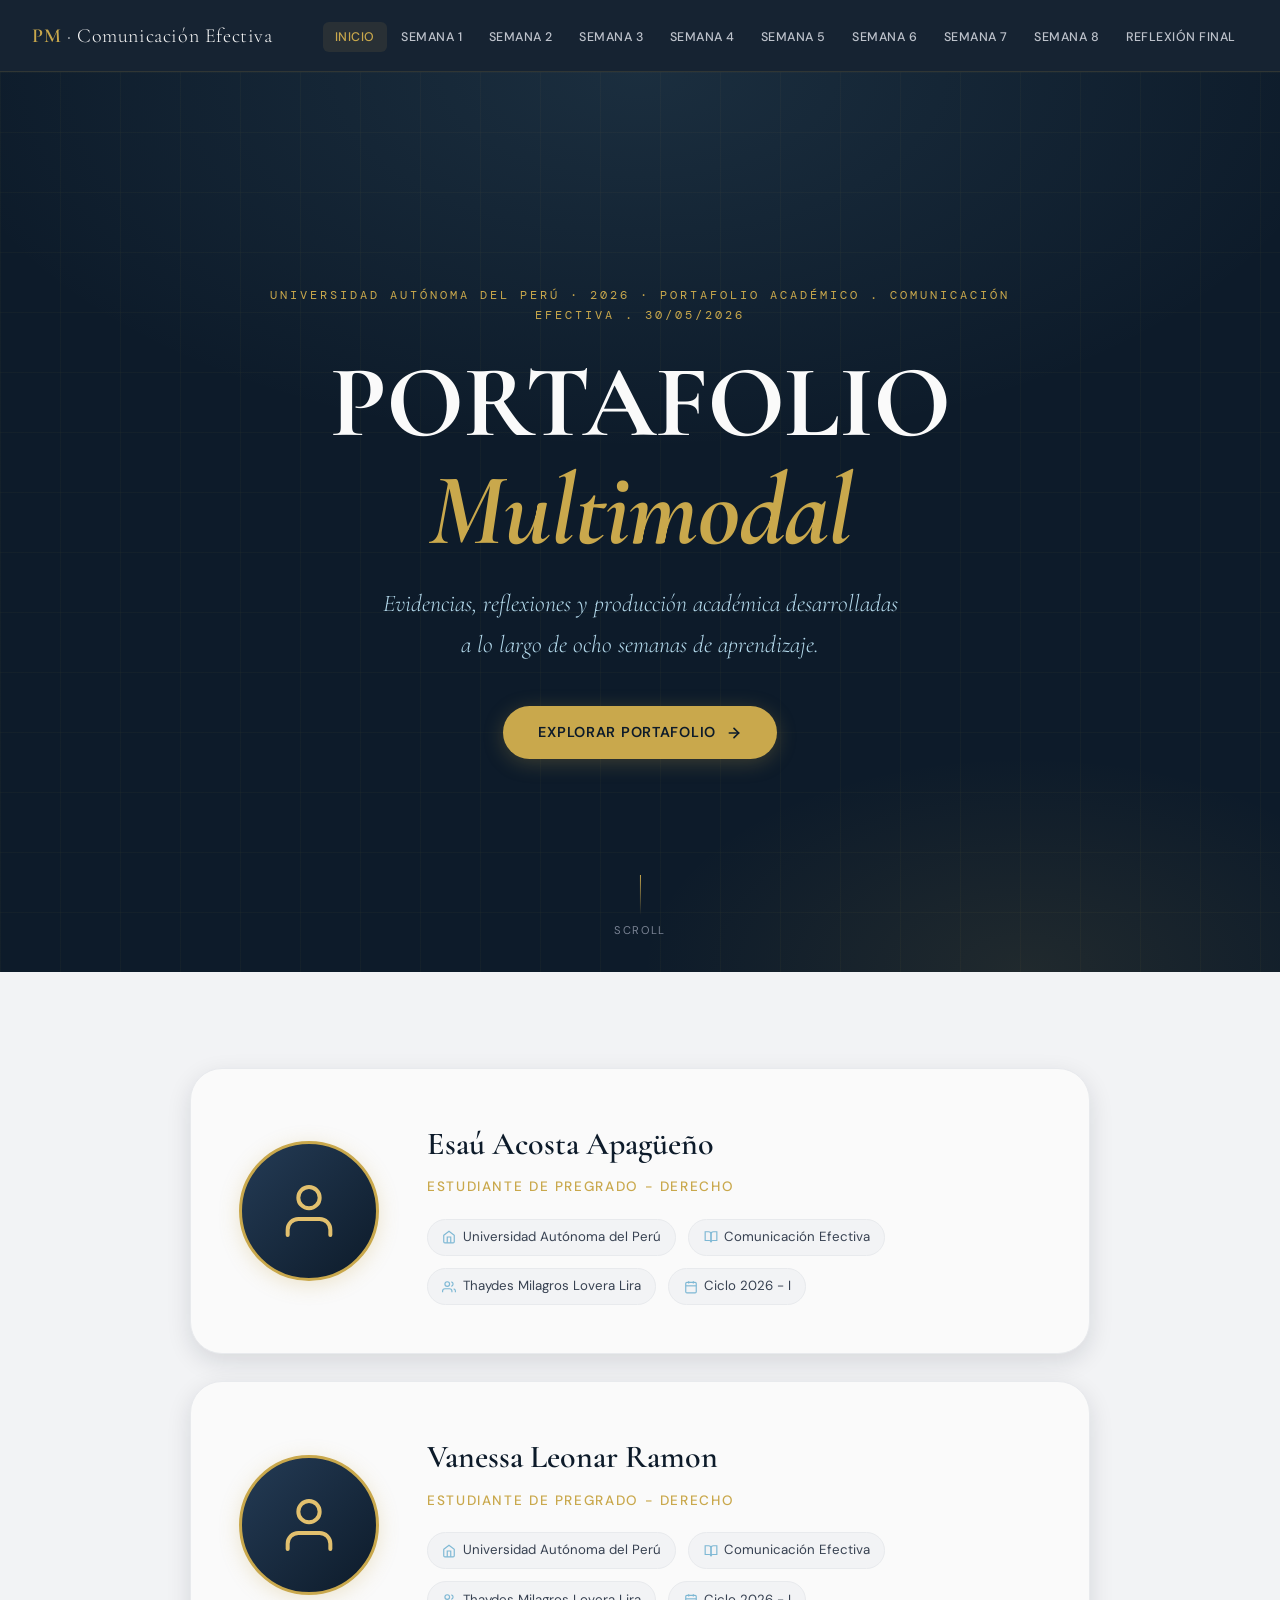
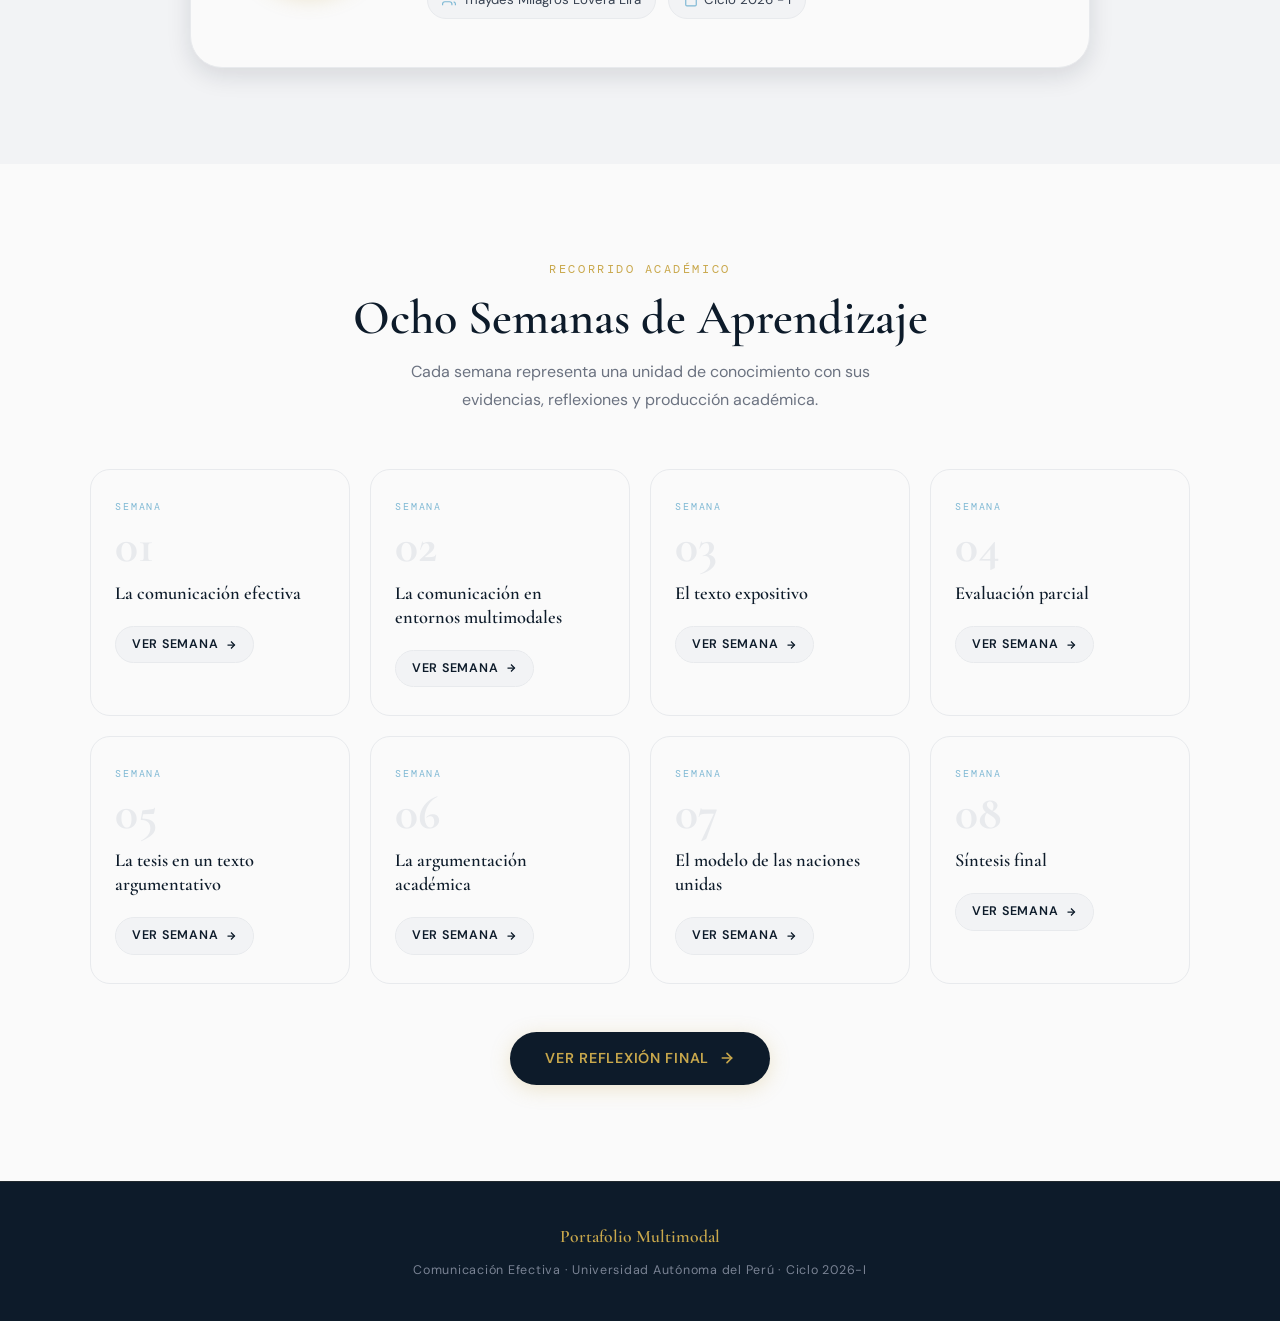
<file: index.html>
<!DOCTYPE html>
<html lang="es">
<head>
  <meta charset="UTF-8" />
  <meta name="viewport" content="width=device-width, initial-scale=1.0" />
  <title>Portafolio Multimodal — Comunicación Efectiva</title>
  <link rel="stylesheet" href="style.css" />
</head>
<body>

  <!-- ===== NAVBAR ===== -->
  <nav class="navbar">
    <a href="index.html" class="nav-brand">PM <span>· Comunicación Efectiva</span></a>
    <button class="nav-toggle" onclick="toggleMenu()" aria-label="Menú">
      <span></span><span></span><span></span>
    </button>
    <ul class="nav-links" id="navLinks">
      <li><a href="index.html" class="active">Inicio</a></li>
      <li><a href="semana1.html">Semana 1</a></li>
      <li><a href="semana2.html">Semana 2</a></li>
      <li><a href="semana3.html">Semana 3</a></li>
      <li><a href="semana4.html">Semana 4</a></li>
      <li><a href="semana5.html">Semana 5</a></li>
      <li><a href="semana6.html">Semana 6</a></li>
      <li><a href="semana7.html">Semana 7</a></li>
      <li><a href="semana8.html">Semana 8</a></li>
      <li><a href="reflexion.html">Reflexión Final</a></li>
    </ul>
  </nav>

  <main>

    <!-- ===== HERO ===== -->
    <section class="hero">
      <div class="hero-grid-bg"></div>
      <div class="hero-content">
        <p class="hero-eyebrow">Universidad Autónoma del Perú · 2026 · Portafolio Académico . Comunicación efectiva . 30/05/2026</p>
        <h1>PORTAFOLIO<br /><em>Multimodal</em></h1>
        <p class="hero-subtitle">
          Evidencias, reflexiones y producción académica desarrolladas<br/>a lo largo de ocho semanas de aprendizaje.
        </p>
        <a href="#semanas" class="hero-cta">
          Explorar portafolio
          <svg width="16" height="16" viewBox="0 0 24 24" fill="none" stroke="currentColor" stroke-width="2.5" stroke-linecap="round" stroke-linejoin="round"><line x1="5" y1="12" x2="19" y2="12"/><polyline points="12 5 19 12 12 19"/></svg>
        </a>
      </div>
      <div class="hero-scroll">
        <div class="hero-scroll-line"></div>
        <span>Scroll</span>
      </div>
    </section>

    <!-- ===== PERFIL ===== -->
    <section class="section-profile">
      <div class="profile-card fade-up">
        <div class="profile-avatar">
          <svg width="64" height="64" viewBox="0 0 24 24" fill="none" stroke="currentColor" stroke-width="1.5" stroke-linecap="round" stroke-linejoin="round">
            <path d="M20 21v-2a4 4 0 0 0-4-4H8a4 4 0 0 0-4 4v2"/>
            <circle cx="12" cy="7" r="4"/>
          </svg>
        </div>
        <div class="profile-info">
          <h2>Esaú Acosta Apagüeño </h2>
          <p class="profile-role">Estudiante de Pregrado - DERECHO</p>
          <div class="profile-meta">
            <span class="profile-tag">
              <svg width="14" height="14" viewBox="0 0 24 24" fill="none" stroke="currentColor" stroke-width="2"><path d="M3 9l9-7 9 7v11a2 2 0 0 1-2 2H5a2 2 0 0 1-2-2z"/><polyline points="9 22 9 12 15 12 15 22"/></svg>
              Universidad Autónoma del Perú 
            </span>
            <span class="profile-tag">
              <svg width="14" height="14" viewBox="0 0 24 24" fill="none" stroke="currentColor" stroke-width="2"><path d="M2 3h6a4 4 0 0 1 4 4v14a3 3 0 0 0-3-3H2z"/><path d="M22 3h-6a4 4 0 0 0-4 4v14a3 3 0 0 1 3-3h7z"/></svg>
              Comunicación Efectiva
            </span>
            <span class="profile-tag">
              <svg width="14" height="14" viewBox="0 0 24 24" fill="none" stroke="currentColor" stroke-width="2"><path d="M17 21v-2a4 4 0 0 0-4-4H5a4 4 0 0 0-4 4v2"/><circle cx="9" cy="7" r="4"/><path d="M23 21v-2a4 4 0 0 0-3-3.87"/><path d="M16 3.13a4 4 0 0 1 0 7.75"/></svg>
              Thaydes Milagros Lovera Lira
            </span>
            <span class="profile-tag">
              <svg width="14" height="14" viewBox="0 0 24 24" fill="none" stroke="currentColor" stroke-width="2"><rect x="3" y="4" width="18" height="18" rx="2" ry="2"/><line x1="16" y1="2" x2="16" y2="6"/><line x1="8" y1="2" x2="8" y2="6"/><line x1="3" y1="10" x2="21" y2="10"/></svg>
              Ciclo 2026 - I
            </span>
          </div>
        </div>
      </div>
      <br>
       <div class="profile-card fade-up">
        <div class="profile-avatar">
          <svg width="64" height="64" viewBox="0 0 24 24" fill="none" stroke="currentColor" stroke-width="1.5" stroke-linecap="round" stroke-linejoin="round">
            <path d="M20 21v-2a4 4 0 0 0-4-4H8a4 4 0 0 0-4 4v2"/>
            <circle cx="12" cy="7" r="4"/>
          </svg>
        </div>
        <div class="profile-info">
          <h2>Vanessa Leonar Ramon</h2>
          <p class="profile-role">Estudiante de Pregrado - DERECHO</p>
          <div class="profile-meta">
            <span class="profile-tag">
              <svg width="14" height="14" viewBox="0 0 24 24" fill="none" stroke="currentColor" stroke-width="2"><path d="M3 9l9-7 9 7v11a2 2 0 0 1-2 2H5a2 2 0 0 1-2-2z"/><polyline points="9 22 9 12 15 12 15 22"/></svg>
              Universidad Autónoma del Perú 
            </span>
            <span class="profile-tag">
              <svg width="14" height="14" viewBox="0 0 24 24" fill="none" stroke="currentColor" stroke-width="2"><path d="M2 3h6a4 4 0 0 1 4 4v14a3 3 0 0 0-3-3H2z"/><path d="M22 3h-6a4 4 0 0 0-4 4v14a3 3 0 0 1 3-3h7z"/></svg>
              Comunicación Efectiva
            </span>
            <span class="profile-tag">
              <svg width="14" height="14" viewBox="0 0 24 24" fill="none" stroke="currentColor" stroke-width="2"><path d="M17 21v-2a4 4 0 0 0-4-4H5a4 4 0 0 0-4 4v2"/><circle cx="9" cy="7" r="4"/><path d="M23 21v-2a4 4 0 0 0-3-3.87"/><path d="M16 3.13a4 4 0 0 1 0 7.75"/></svg>
              Thaydes Milagros Lovera Lira
            </span>
            <span class="profile-tag">
              <svg width="14" height="14" viewBox="0 0 24 24" fill="none" stroke="currentColor" stroke-width="2"><rect x="3" y="4" width="18" height="18" rx="2" ry="2"/><line x1="16" y1="2" x2="16" y2="6"/><line x1="8" y1="2" x2="8" y2="6"/><line x1="3" y1="10" x2="21" y2="10"/></svg>
              Ciclo 2026 - I
            </span>
          </div>
          
        </div>
      </div>
    </section>

    <!-- ===== SEMANAS ===== -->
    <section class="section-timeline" id="semanas">
      <div class="section-header fade-up">
        <span class="section-label">Recorrido académico</span>
        <h2>Ocho Semanas de Aprendizaje</h2>
        <p>Cada semana representa una unidad de conocimiento con sus evidencias, reflexiones y producción académica.</p>
      </div>

      <div class="weeks-grid">
        <div class="week-card fade-up">
          <p class="week-label">Semana</p>
          <div class="week-number">01</div>
          <h3 class="week-title">La comunicación efectiva</h3>
          <a href="semana1.html" class="week-btn">
            Ver semana
            <svg width="12" height="12" viewBox="0 0 24 24" fill="none" stroke="currentColor" stroke-width="2.5"><line x1="5" y1="12" x2="19" y2="12"/><polyline points="12 5 19 12 12 19"/></svg>
          </a>
        </div>

        <div class="week-card fade-up">
          <p class="week-label">Semana</p>
          <div class="week-number">02</div>
          <h3 class="week-title">La comunicación en entornos multimodales</h3>
          <a href="semana2.html" class="week-btn">
            Ver semana
            <svg width="12" height="12" viewBox="0 0 24 24" fill="none" stroke="currentColor" stroke-width="2.5"><line x1="5" y1="12" x2="19" y2="12"/><polyline points="12 5 19 12 12 19"/></svg>
          </a>
        </div>

        <div class="week-card fade-up">
          <p class="week-label">Semana</p>
          <div class="week-number">03</div>
          <h3 class="week-title">El texto expositivo</h3>
          <a href="semana3.html" class="week-btn">
            Ver semana
            <svg width="12" height="12" viewBox="0 0 24 24" fill="none" stroke="currentColor" stroke-width="2.5"><line x1="5" y1="12" x2="19" y2="12"/><polyline points="12 5 19 12 12 19"/></svg>
          </a>
        </div>

        <div class="week-card fade-up">
          <p class="week-label">Semana</p>
          <div class="week-number">04</div>
          <h3 class="week-title">Evaluación parcial</h3>
          <a href="semana4.html" class="week-btn">
            Ver semana
            <svg width="12" height="12" viewBox="0 0 24 24" fill="none" stroke="currentColor" stroke-width="2.5"><line x1="5" y1="12" x2="19" y2="12"/><polyline points="12 5 19 12 12 19"/></svg>
          </a>
        </div>

        <div class="week-card fade-up">
          <p class="week-label">Semana</p>
          <div class="week-number">05</div>
          <h3 class="week-title">La tesis en un texto argumentativo</h3>
          <a href="semana5.html" class="week-btn">
            Ver semana
            <svg width="12" height="12" viewBox="0 0 24 24" fill="none" stroke="currentColor" stroke-width="2.5"><line x1="5" y1="12" x2="19" y2="12"/><polyline points="12 5 19 12 12 19"/></svg>
          </a>
        </div>

        <div class="week-card fade-up">
          <p class="week-label">Semana</p>
          <div class="week-number">06</div>
          <h3 class="week-title">La argumentación académica</h3>
          <a href="semana6.html" class="week-btn">
            Ver semana
            <svg width="12" height="12" viewBox="0 0 24 24" fill="none" stroke="currentColor" stroke-width="2.5"><line x1="5" y1="12" x2="19" y2="12"/><polyline points="12 5 19 12 12 19"/></svg>
          </a>
        </div>

        <div class="week-card fade-up">
          <p class="week-label">Semana</p>
          <div class="week-number">07</div>
          <h3 class="week-title">El modelo de las naciones unidas</h3>
          <a href="semana7.html" class="week-btn">
            Ver semana
            <svg width="12" height="12" viewBox="0 0 24 24" fill="none" stroke="currentColor" stroke-width="2.5"><line x1="5" y1="12" x2="19" y2="12"/><polyline points="12 5 19 12 12 19"/></svg>
          </a>
        </div>

        <div class="week-card fade-up">
          <p class="week-label">Semana</p>
          <div class="week-number">08</div>
          <h3 class="week-title">Síntesis final</h3>
          <a href="semana8.html" class="week-btn">
            Ver semana
            <svg width="12" height="12" viewBox="0 0 24 24" fill="none" stroke="currentColor" stroke-width="2.5"><line x1="5" y1="12" x2="19" y2="12"/><polyline points="12 5 19 12 12 19"/></svg>
          </a>
        </div>
      </div>

      <div style="text-align:center; margin-top:3rem;" class="fade-up">
        <a href="reflexion.html" class="hero-cta" style="background: var(--navy); color: var(--gold);">
          Ver Reflexión Final
          <svg width="16" height="16" viewBox="0 0 24 24" fill="none" stroke="currentColor" stroke-width="2.5" stroke-linecap="round" stroke-linejoin="round"><line x1="5" y1="12" x2="19" y2="12"/><polyline points="12 5 19 12 12 19"/></svg>
        </a>
      </div>
    </section>

  </main>

  <!-- ===== FOOTER ===== -->
  <footer class="site-footer">
    <p class="footer-brand">Portafolio Multimodal</p>
    <p class="footer-text">Comunicación Efectiva · Universidad Autónoma del Perú · Ciclo 2026-I</p>
  </footer>

  <script>
    function toggleMenu() {
      document.getElementById('navLinks').classList.toggle('open');
    }
    // Scroll reveal
    const observer = new IntersectionObserver((entries) => {
      entries.forEach(e => { if(e.isIntersecting) e.target.classList.add('visible'); });
    }, { threshold: 0.12 });
    document.querySelectorAll('.fade-up').forEach(el => observer.observe(el));
  </script>
</body>
</html>
</file>
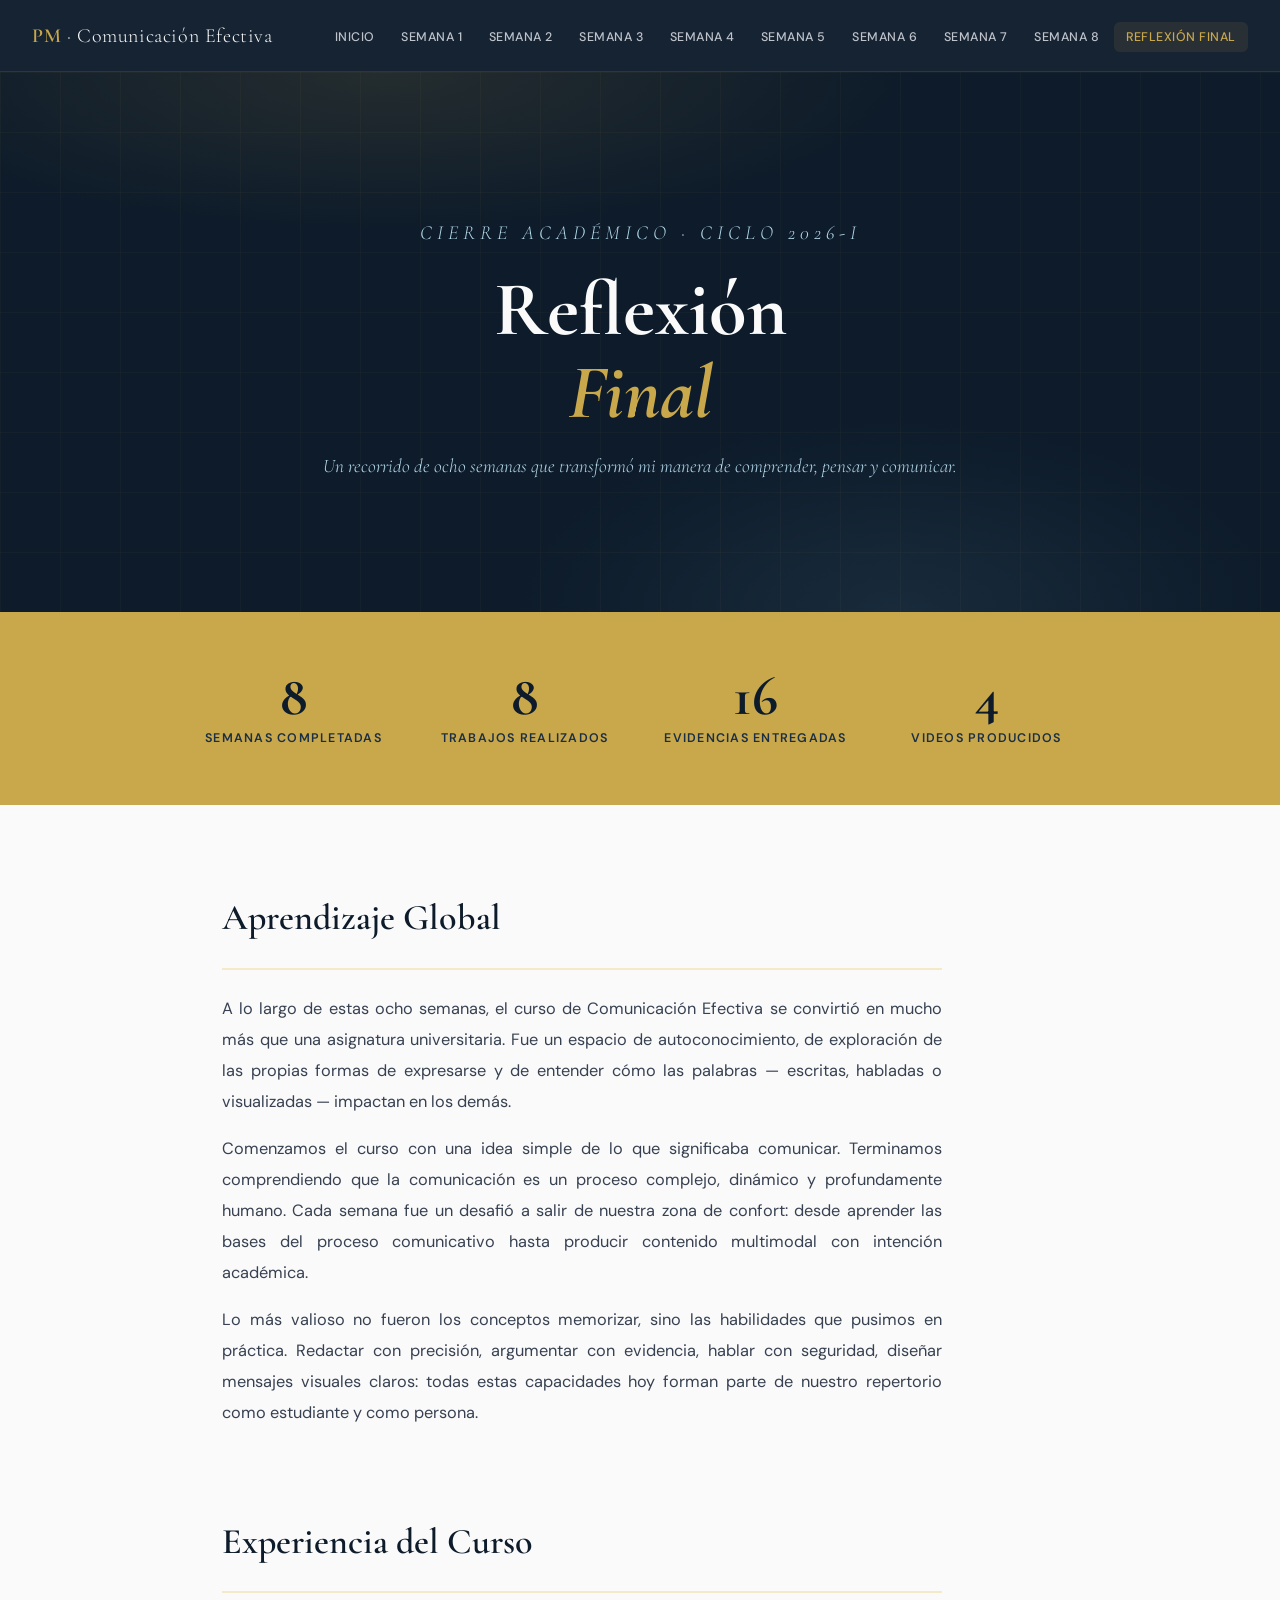
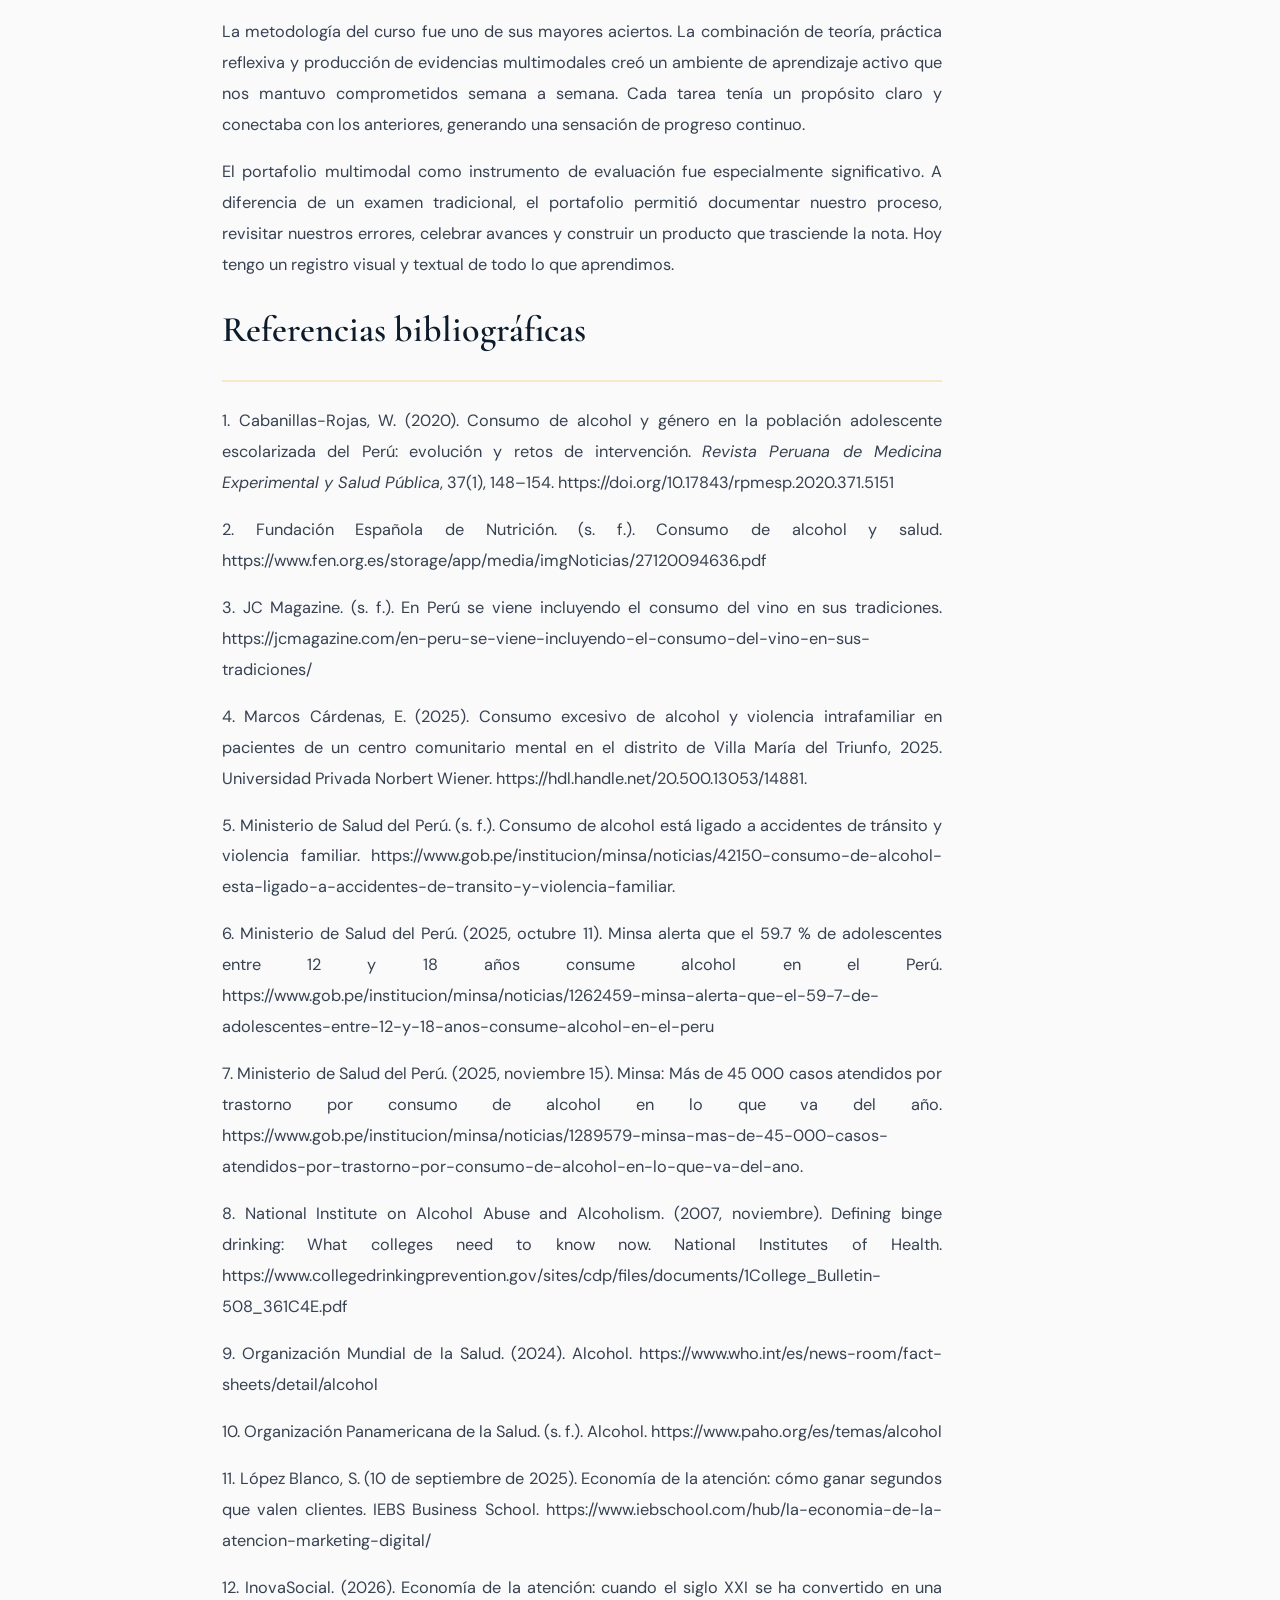
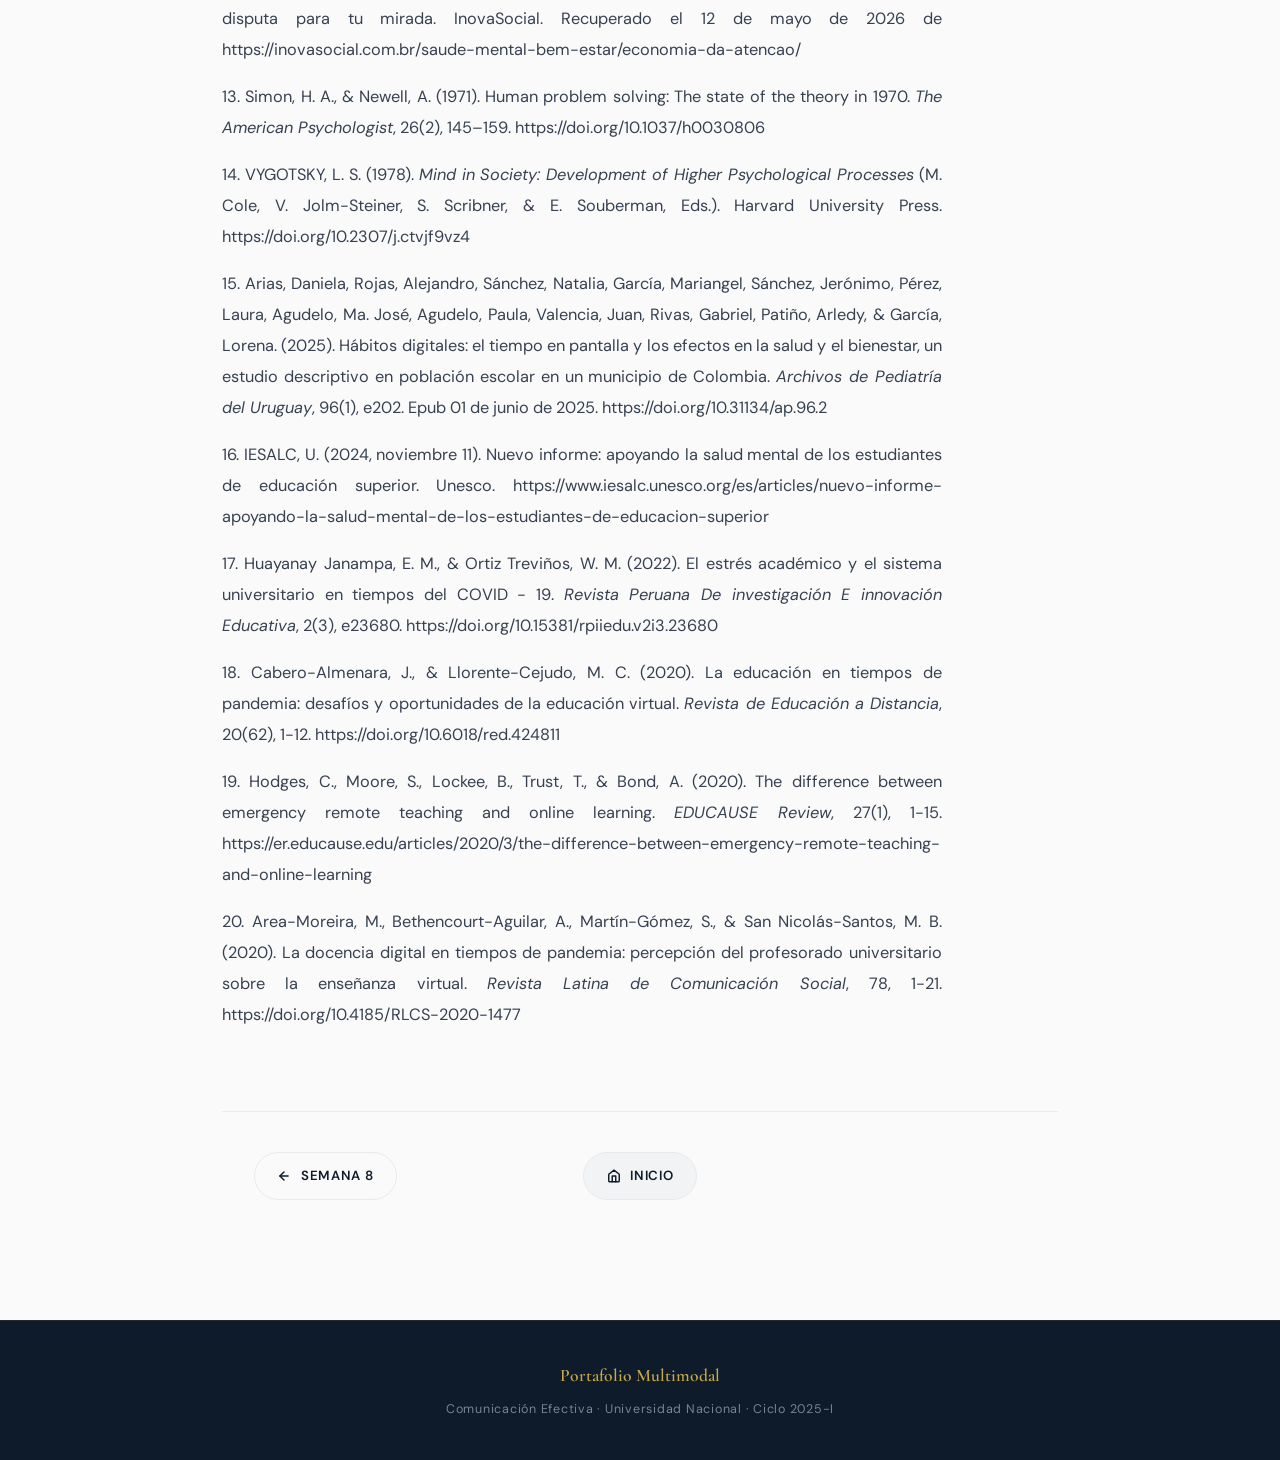
<file: reflexion.html>
<!DOCTYPE html>
<html lang="es">

<head>
  <meta charset="UTF-8" />
  <meta name="viewport" content="width=device-width, initial-scale=1.0" />
  <title>Reflexión Final · Portafolio Multimodal</title>
  <link rel="stylesheet" href="style.css" />
</head>

<body>

  <!-- ===== NAVBAR ===== -->
  <nav class="navbar">
    <a href="index.html" class="nav-brand">PM <span>&middot; Comunicación Efectiva</span></a>
    <button class="nav-toggle" onclick="toggleMenu()" aria-label="Menú">
      <span></span><span></span><span></span>
    </button>
    <ul class="nav-links" id="navLinks">
      <li><a href="index.html">Inicio</a></li>
      <li><a href="semana1.html">Semana 1</a></li>
      <li><a href="semana2.html">Semana 2</a></li>
      <li><a href="semana3.html">Semana 3</a></li>
      <li><a href="semana4.html">Semana 4</a></li>
      <li><a href="semana5.html">Semana 5</a></li>
      <li><a href="semana6.html">Semana 6</a></li>
      <li><a href="semana7.html">Semana 7</a></li>
      <li><a href="semana8.html">Semana 8</a></li>
      <li><a href="reflexion.html" class="active">Reflexión final</a></li>
    </ul>
  </nav>

  <main>

    <!-- ===== HERO ===== -->
    <section class="reflexion-hero">
      <div class="hero-grid-bg"></div>
      <div class="reflexion-hero-content">
        <p class="hero-eyebrow" style="margin-bottom:1.25rem;">Cierre Académico &middot; Ciclo 2026-I</p>
        <h1>Reflexión<br /><em>Final</em></h1>
        <p
          style="font-family:var(--font-display);font-style:italic;font-size:1.2rem;font-weight:300;color:var(--sky-light);line-height:1.65;margin-top:1rem;">
          Un recorrido de ocho semanas que transformó mi manera de comprender, pensar y comunicar.
        </p>
      </div>
    </section>

    <!-- ===== ESTADÍSTICAS ===== -->
    <section class="stats-section">
      <div class="stats-grid">
        <div class="stat-item">
          <div class="stat-number" data-target="8">0</div>
          <div class="stat-label">Semanas completadas</div>
        </div>
        <div class="stat-item">
          <div class="stat-number" data-target="8">0</div>
          <div class="stat-label">Trabajos realizados</div>
        </div>
        <div class="stat-item">
          <div class="stat-number" data-target="16">0</div>
          <div class="stat-label">Evidencias entregadas</div>
        </div>
        <div class="stat-item">
          <div class="stat-number" data-target="4">0</div>
          <div class="stat-label">Videos producidos</div>
        </div>
      </div>
    </section>

    <!-- ===== CONTENIDO ===== -->
    <div class="reflexion-content">

      <!-- Aprendizaje Global -->
      <div class="reflexion-section fade-up content-text">
        <h2>Aprendizaje Global</h2>
        <p>
          A lo largo de estas ocho semanas, el curso de Comunicación Efectiva se convirtió en mucho más que una
          asignatura universitaria. Fue un espacio de autoconocimiento, de exploración de las propias formas de
          expresarse y de entender cómo las palabras — escritas, habladas o visualizadas — impactan en los demás.
        </p>
        <p>
          Comenzamos el curso con una idea simple de lo que significaba comunicar. Terminamos comprendiendo que la
          comunicación es un proceso complejo, dinámico y profundamente humano. Cada semana fue un desafió a salir de
          nuestra
          zona de confort: desde aprender las bases del proceso comunicativo hasta producir contenido multimodal con
          intención académica.
        </p>
        <p>
          Lo más valioso no fueron los conceptos memorizar, sino las habilidades que pusimos en práctica. Redactar con
          precisión, argumentar con evidencia, hablar con seguridad, diseñar mensajes visuales claros: todas
          estas capacidades hoy forman parte de nuestro repertorio como estudiante y como persona.
        </p>
      </div>

      <!-- Experiencia del Curso -->
      <div class="reflexion-section fade-up content-text">
        <h2>Experiencia del Curso</h2>
        <p>
          La metodología del curso fue uno de sus mayores aciertos. La combinación de teoría, práctica reflexiva y
          producción de evidencias multimodales creó un ambiente de aprendizaje activo que nos mantuvo comprometidos
          semana a semana. Cada tarea tenía un propósito claro y conectaba con los anteriores, generando una sensación
          de progreso continuo.
        </p>
        <p>
          El portafolio multimodal como instrumento de evaluación fue especialmente significativo. A diferencia de un
          examen tradicional, el portafolio permitió documentar nuestro proceso, revisitar nuestros errores, celebrar
          avances y construir un producto que trasciende la nota. Hoy tengo un registro visual y textual de todo lo que
          aprendimos.
        </p>

        <!-- Referencias bibliográficas -->
        <div class="reflexion-section fade-up content-text">
          <h2>Referencias bibliográficas</h2>
          <p>
            1. Cabanillas-Rojas, W. (2020). Consumo de alcohol y género en la población adolescente escolarizada del
            Perú: evolución y retos de intervención. <i>Revista Peruana de Medicina Experimental y Salud Pública</i>,
            37(1), 148–154. https://doi.org/10.17843/rpmesp.2020.371.5151
          </p>
          <p>
          <p>
            2. Fundación Española de Nutrición. (s. f.). Consumo de alcohol y salud.
            https://www.fen.org.es/storage/app/media/imgNoticias/27120094636.pdf
          </p>
          <p>
            3. JC Magazine. (s. f.). En Perú se viene incluyendo el consumo del vino en sus tradiciones.
            https://jcmagazine.com/en-peru-se-viene-incluyendo-el-consumo-del-vino-en-sus-tradiciones/
          </p>
          <p>
            4. Marcos Cárdenas, E. (2025). Consumo excesivo de alcohol y violencia intrafamiliar en pacientes de un
            centro comunitario mental en el distrito de Villa María del Triunfo, 2025. Universidad Privada Norbert
            Wiener. https://hdl.handle.net/20.500.13053/14881.
          </p>
          <p>
            5. Ministerio de Salud del Perú. (s. f.). Consumo de alcohol está ligado a accidentes de tránsito y
            violencia familiar.
            https://www.gob.pe/institucion/minsa/noticias/42150-consumo-de-alcohol-esta-ligado-a-accidentes-de-transito-y-violencia-familiar.
          </p>
          <p>
            6. Ministerio de Salud del Perú. (2025, octubre 11). Minsa alerta que el 59.7 % de adolescentes entre 12 y
            18 años consume alcohol en el Perú.
            https://www.gob.pe/institucion/minsa/noticias/1262459-minsa-alerta-que-el-59-7-de-adolescentes-entre-12-y-18-anos-consume-alcohol-en-el-peru
          </p>
          <p>
            7. Ministerio de Salud del Perú. (2025, noviembre 15). Minsa: Más de 45 000 casos atendidos por trastorno
            por consumo de alcohol en lo que va del año.
            https://www.gob.pe/institucion/minsa/noticias/1289579-minsa-mas-de-45-000-casos-atendidos-por-trastorno-por-consumo-de-alcohol-en-lo-que-va-del-ano.
          </p>
          <p>
            8. National Institute on Alcohol Abuse and Alcoholism. (2007, noviembre). Defining binge drinking: What
            colleges need to know now. National Institutes of Health.
            https://www.collegedrinkingprevention.gov/sites/cdp/files/documents/1College_Bulletin-508_361C4E.pdf
          </p>
          <p>
            9. Organización Mundial de la Salud. (2024). Alcohol.
            https://www.who.int/es/news-room/fact-sheets/detail/alcohol
          </p>
          <p>
            10. Organización Panamericana de la Salud. (s. f.). Alcohol. https://www.paho.org/es/temas/alcohol
          </p>
          <p>
            11. López Blanco, S. (10 de septiembre de 2025). Economía de la atención: cómo ganar segundos que valen
            clientes. IEBS Business School. https://www.iebschool.com/hub/la-economia-de-la-atencion-marketing-digital/
          </p>
          <p>
            12. InovaSocial. (2026). Economía de la atención: cuando el siglo XXI se ha convertido en una disputa para
            tu mirada. InovaSocial. Recuperado el 12 de mayo de 2026 de
            https://inovasocial.com.br/saude-mental-bem-estar/economia-da-atencao/
          </p>
          <p>
            13. Simon, H. A., & Newell, A. (1971). Human problem solving: The state of the theory in 1970. <i>The
              American Psychologist</i>, 26(2), 145–159. https://doi.org/10.1037/h0030806
          </p>
          <p>
            14. VYGOTSKY, L. S. (1978). <i>Mind in Society: Development of Higher Psychological Processes</i> (M. Cole,
            V. Jolm-Steiner, S. Scribner, & E. Souberman, Eds.). Harvard University Press.
            https://doi.org/10.2307/j.ctvjf9vz4
          </p>
          <p>
            15. Arias, Daniela, Rojas, Alejandro, Sánchez, Natalia, García, Mariangel, Sánchez, Jerónimo, Pérez, Laura,
            Agudelo, Ma. José, Agudelo, Paula, Valencia, Juan, Rivas, Gabriel, Patiño, Arledy, & García, Lorena. (2025).
            Hábitos digitales: el tiempo en pantalla y los efectos en la salud y el bienestar, un estudio descriptivo en
            población escolar en un municipio de Colombia. <i>Archivos de Pediatría del Uruguay</i>, 96(1), e202. Epub
            01 de junio de 2025. https://doi.org/10.31134/ap.96.2
          </p>
          <p>
            16. IESALC, U. (2024, noviembre 11). Nuevo informe: apoyando la salud mental de los estudiantes de educación
            superior. Unesco.
            https://www.iesalc.unesco.org/es/articles/nuevo-informe-apoyando-la-salud-mental-de-los-estudiantes-de-educacion-superior
          </p>
          <p>
            17. Huayanay Janampa, E. M., & Ortiz Treviños, W. M. (2022). El estrés académico y el sistema universitario
            en tiempos del COVID - 19. <i>Revista Peruana De investigación E innovación Educativa</i>, 2(3), e23680.
            https://doi.org/10.15381/rpiiedu.v2i3.23680
          </p>
          <p>
            18. Cabero-Almenara, J., & Llorente-Cejudo, M. C. (2020). La educación en tiempos de pandemia: desafíos y
            oportunidades de la educación virtual. <i>Revista de Educación a Distancia</i>, 20(62), 1-12.
            https://doi.org/10.6018/red.424811
          </p>
          <p>
            19. Hodges, C., Moore, S., Lockee, B., Trust, T., & Bond, A. (2020). The difference between emergency remote
            teaching and online learning. <i>EDUCAUSE Review</i>, 27(1), 1-15.
            https://er.educause.edu/articles/2020/3/the-difference-between-emergency-remote-teaching-and-online-learning
          </p>
          <p>
            20. Area-Moreira, M., Bethencourt-Aguilar, A., Martín-Gómez, S., & San Nicolás-Santos, M. B. (2020). La
            docencia digital en tiempos de pandemia: percepción del profesorado universitario sobre la enseñanza
            virtual. <i>Revista Latina de Comunicación Social</i>, 78, 1-21. https://doi.org/10.4185/RLCS-2020-1477
          </p>
        </div>

      </div><!-- /reflexion-content -->

      <!-- ===== NAVEGACIÓN FINAL ===== -->
      <div class="week-nav">
        <a href="semana8.html" class="week-nav-btn prev">
          <svg width="14" height="14" viewBox="0 0 24 24" fill="none" stroke="currentColor" stroke-width="2.5"
            stroke-linecap="round" stroke-linejoin="round">
            <line x1="19" y1="12" x2="5" y2="12" />
            <polyline points="12 19 5 12 12 5" />
          </svg>
          Semana 8
        </a>
        <a href="index.html" class="week-nav-btn home">
          <svg width="14" height="14" viewBox="0 0 24 24" fill="none" stroke="currentColor" stroke-width="2.5"
            stroke-linecap="round" stroke-linejoin="round">
            <path d="M3 9l9-7 9 7v11a2 2 0 0 1-2 2H5a2 2 0 0 1-2-2z" />
            <polyline points="9 22 9 12 15 12 15 22" />
          </svg>
          Inicio
        </a>
        <div></div>
      </div>

  </main>

  <!-- ===== FOOTER ===== -->
  <footer class="site-footer">
    <p class="footer-brand">Portafolio Multimodal</p>
    <p class="footer-text">Comunicación Efectiva &middot; Universidad Nacional &middot; Ciclo 2025-I</p>
  </footer>

  <script>
    function toggleMenu() {
      document.getElementById('navLinks').classList.toggle('open');
    }

    // Scroll reveal
    const observer = new IntersectionObserver((entries) => {
      entries.forEach(e => {
        if (e.isIntersecting) {
          e.target.classList.add('visible');
          // Animate bars
          e.target.querySelectorAll('.eval-bar').forEach(bar => {
            bar.style.width = bar.dataset.width + '%';
          });
        }
      });
    }, { threshold: 0.12 });
    document.querySelectorAll('.fade-up').forEach(el => observer.observe(el));

    // Counter animation for stats
    function animateCounter(el) {
      const target = parseInt(el.dataset.target);
      let current = 0;
      const step = Math.ceil(target / 30);
      const timer = setInterval(() => {
        current += step;
        if (current >= target) { current = target; clearInterval(timer); }
        el.textContent = current;
      }, 40);
    }

    const statsObserver = new IntersectionObserver((entries) => {
      entries.forEach(e => {
        if (e.isIntersecting) {
          document.querySelectorAll('[data-target]').forEach(animateCounter);
          statsObserver.disconnect();
        }
      });
    }, { threshold: 0.3 });

    const statsEl = document.querySelector('.stats-section');
    if (statsEl) statsObserver.observe(statsEl);
  </script>
</body>

</html>
</file>
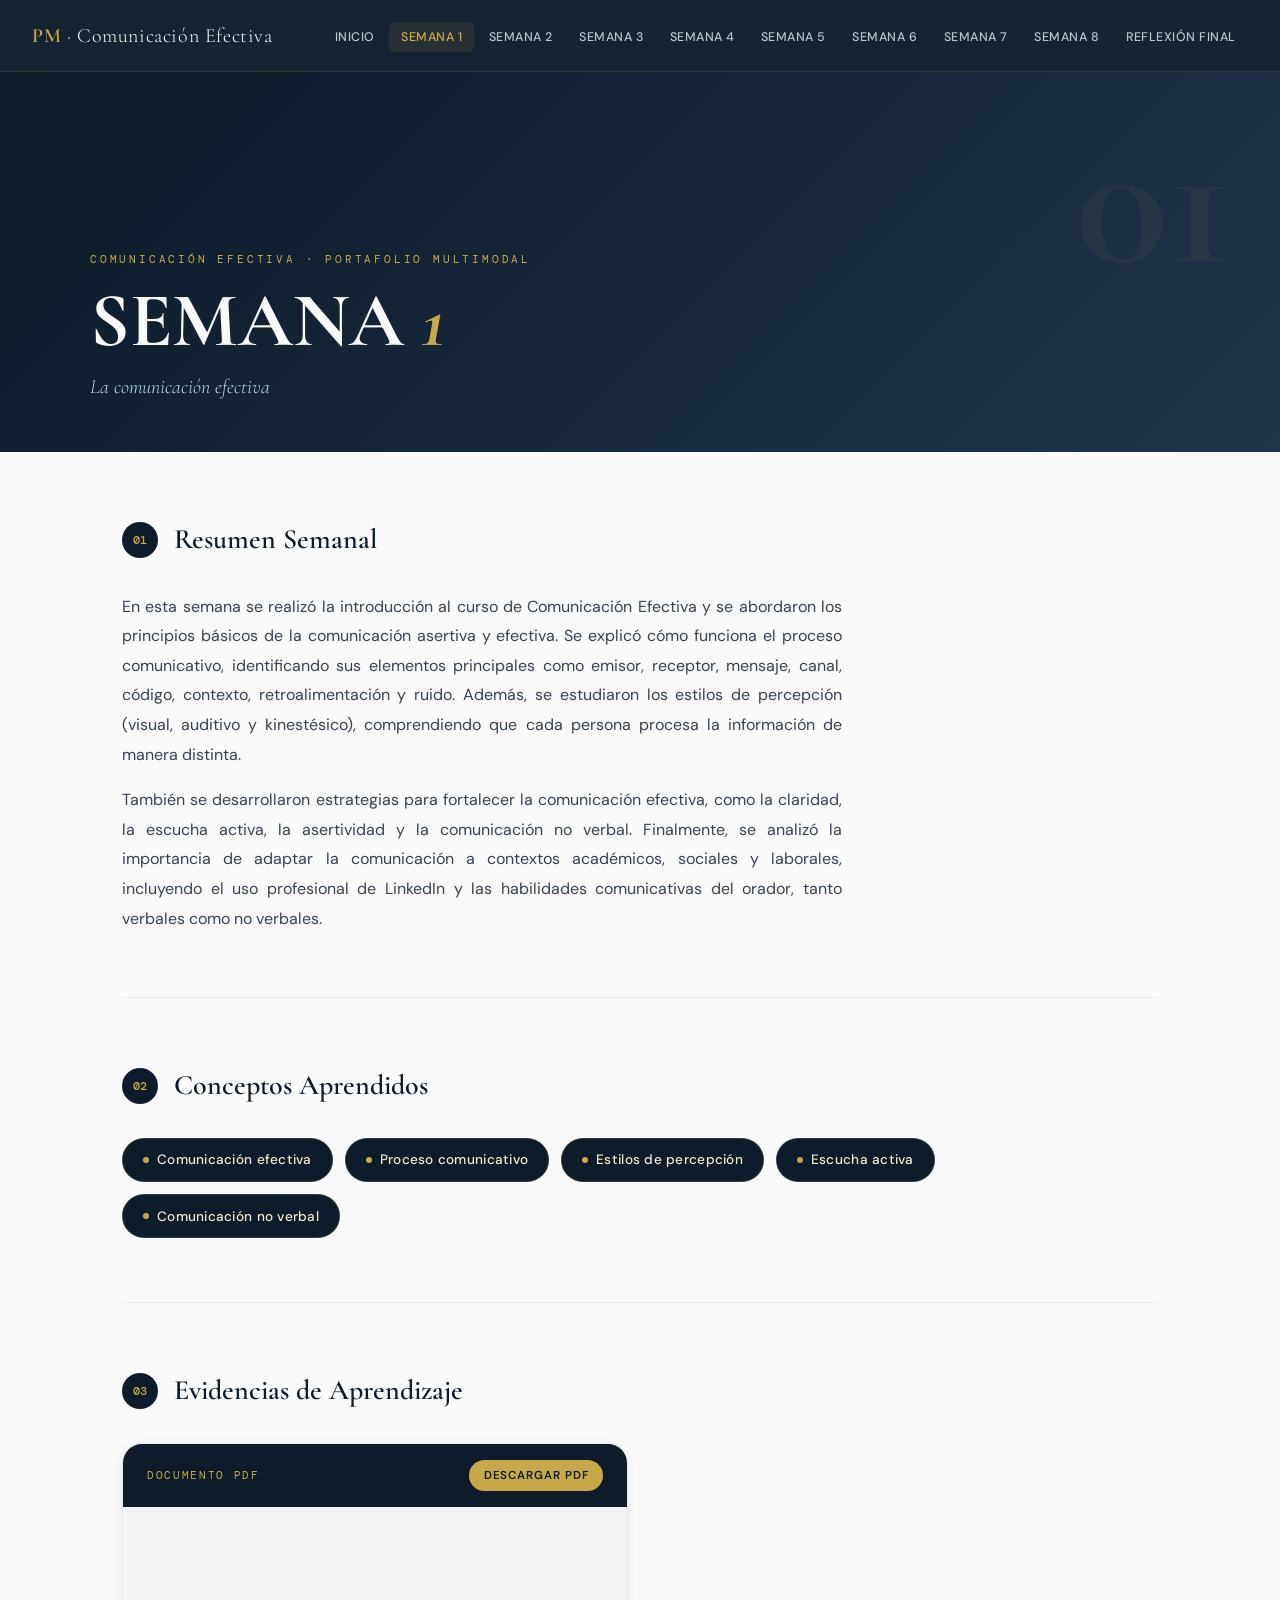
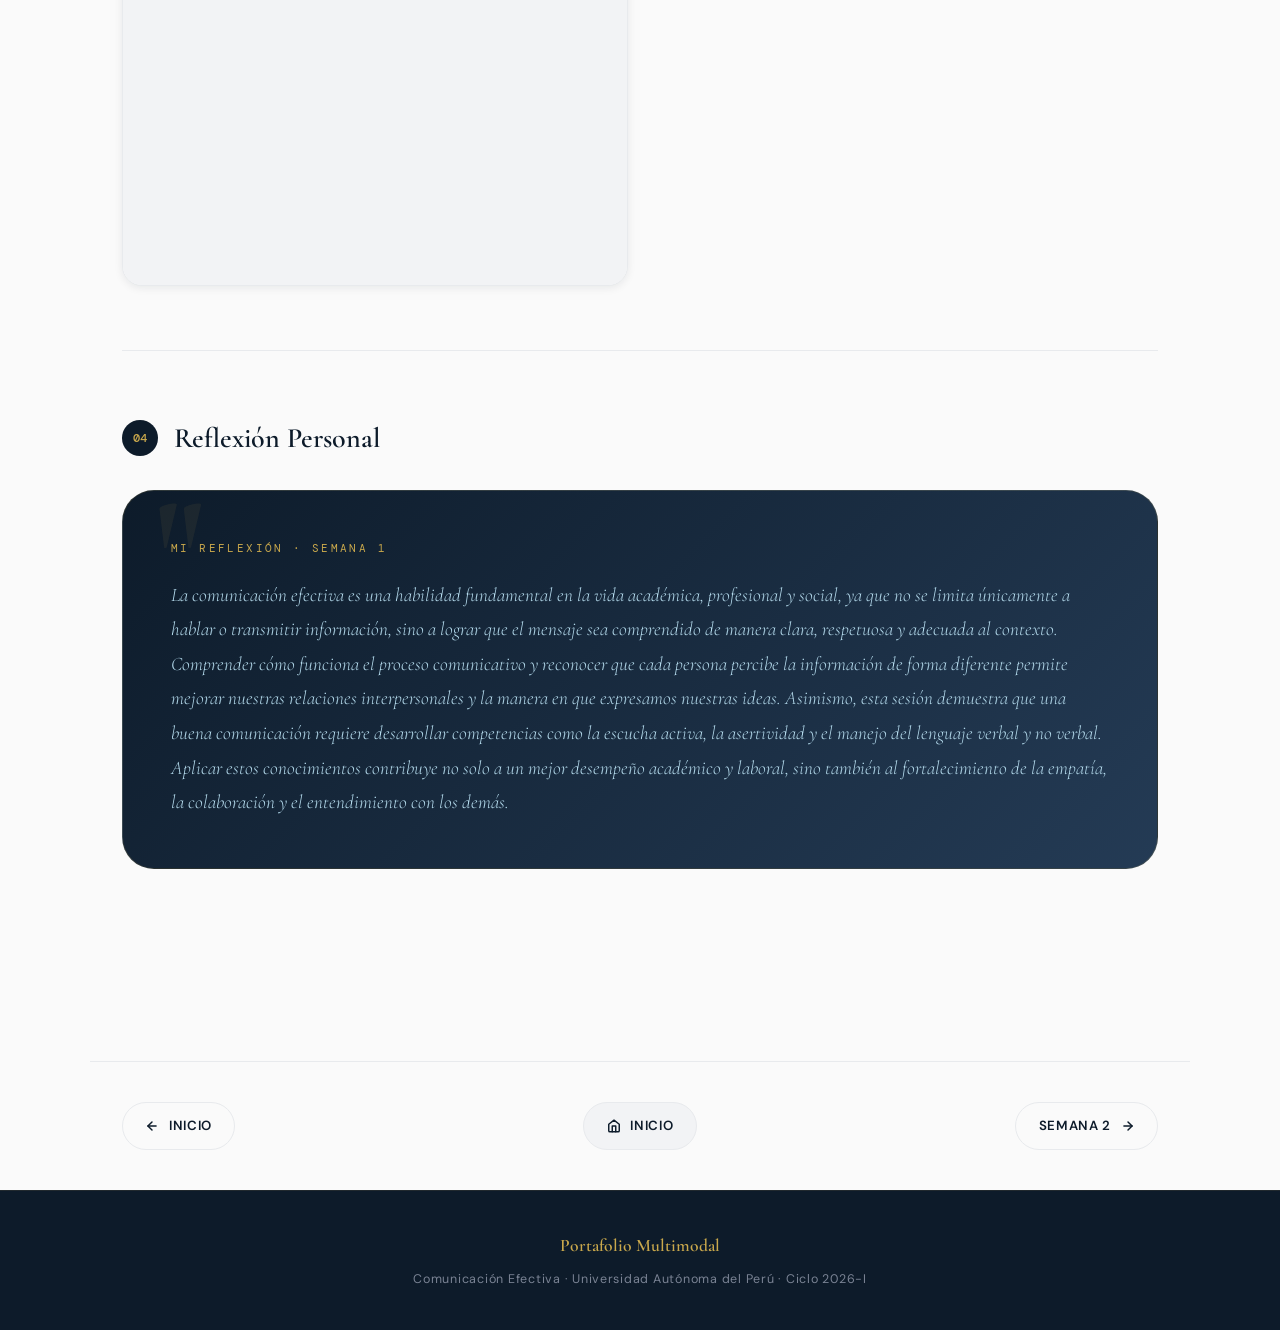
<file: semana1.html>
<!DOCTYPE html>
<html lang="es">

<head>
  <meta charset="UTF-8" />
  <meta name="viewport" content="width=device-width, initial-scale=1.0" />
  <title>Semana 1 — Fundamentos de la Comunicación · Portafolio Multimodal</title>
  <link rel="stylesheet" href="style.css" />
</head>

<body>

  <!-- ===== NAVBAR ===== -->
  <nav class="navbar">
    <a href="index.html" class="nav-brand">PM <span>&middot; Comunicación Efectiva</span></a>
    <button class="nav-toggle" onclick="toggleMenu()" aria-label="Menú">
      <span></span><span></span><span></span>
    </button>
    <ul class="nav-links" id="navLinks">
      <li><a href="index.html">Inicio</a></li>
      <li><a href="semana1.html" class="active">Semana 1</a></li>
      <li><a href="semana2.html">Semana 2</a></li>
      <li><a href="semana3.html">Semana 3</a></li>
      <li><a href="semana4.html">Semana 4</a></li>
      <li><a href="semana5.html">Semana 5</a></li>
      <li><a href="semana6.html">Semana 6</a></li>
      <li><a href="semana7.html">Semana 7</a></li>
      <li><a href="semana8.html">Semana 8</a></li>
      <li><a href="reflexion.html">Reflexión Final</a></li>
    </ul>
  </nav>

  <main>

    <!-- ===== BANNER ===== -->
    <div class="week-banner">
      <div class="week-banner-bg" style="background-color: var(--navy-mid);"></div>
      <div class="week-banner-overlay"></div>
      <div class="week-banner-deco">01</div>
      <div class="week-banner-content">
        <p class="week-banner-tag">Comunicación Efectiva &middot; Portafolio Multimodal</p>
        <h1>SEMANA <em>1</em></h1>
        <p class="week-banner-subtitle">La comunicación efectiva</p>
      </div>
    </div>

    <!-- ===== CONTENIDO ===== -->
    <div class="week-content">

      <!-- Sección 1: Resumen -->
      <div class="content-block fade-up">
        <div class="content-block-header">
          <div class="block-number">01</div>
          <h2>Resumen Semanal</h2>
        </div>
        <p class="content-text">
          En esta semana se realizó la introducción al curso de Comunicación Efectiva y se abordaron los principios
          básicos de la comunicación asertiva y efectiva. Se explicó cómo funciona el proceso comunicativo,
          identificando sus elementos principales como emisor, receptor, mensaje, canal, código, contexto,
          retroalimentación y ruido. Además, se estudiaron los estilos de percepción (visual, auditivo y kinestésico),
          comprendiendo que cada persona procesa la información de manera distinta.
        </p>
        <p class="content-text" style="margin-top:1rem;">
          También se desarrollaron estrategias para fortalecer la comunicación efectiva, como la claridad, la escucha
          activa, la asertividad y la comunicación no verbal. Finalmente, se analizó la importancia de adaptar la
          comunicación a contextos académicos, sociales y laborales, incluyendo el uso profesional de LinkedIn y las
          habilidades comunicativas del orador, tanto verbales como no verbales.
        </p>
      </div>

      <!-- Sección 2: Conceptos -->
      <div class="content-block fade-up">
        <div class="content-block-header">
          <div class="block-number">02</div>
          <h2>Conceptos Aprendidos</h2>
        </div>
        <div class="concepts-grid">
          <span class="concept-badge"><span class="dot"></span>Comunicación efectiva</span>
          <span class="concept-badge"><span class="dot"></span>Proceso comunicativo</span>
          <span class="concept-badge"><span class="dot"></span>Estilos de percepción</span>
          <span class="concept-badge"><span class="dot"></span>Escucha activa</span>
          <span class="concept-badge"><span class="dot"></span>Comunicación no verbal</span>
        </div>
      </div>

      <!-- Sección 3: Evidencias -->
      <div class="content-block fade-up">
        <div class="content-block-header">
          <div class="block-number">03</div>
          <h2>Evidencias de Aprendizaje</h2>
        </div>
        <div class="evidence-grid">

          <!-- PDF -->
          <div class="evidence-card">

            <div class="evidence-header">
              <span class="evidence-type">
                Documento PDF
              </span>

              <a href="https://drive.google.com/uc?export=download&id=1CwE-oTDKLLLSOTMYIUB0i-OxwUcNCLL0"
                class="evidence-download" target="_blank">
                Descargar PDF
              </a>
            </div>

            <div class="pdf-container">
              <iframe src="https://drive.google.com/file/d/1CwE-oTDKLLLSOTMYIUB0i-OxwUcNCLL0/preview" width="100%"
                height="600" style="border:none;border-radius:12px;" allow="autoplay">
              </iframe>
            </div>

          </div>


        </div>
      </div>

      <!-- Sección 4: Reflexión -->
      <div class="content-block fade-up">
        <div class="content-block-header">
          <div class="block-number">04</div>
          <h2>Reflexión Personal</h2>
        </div>
        <div class="reflection-box">
          <p class="reflection-label">Mi reflexión &middot; Semana 1</p>
          <p class="reflection-text">
            La comunicación efectiva es una habilidad fundamental en la vida académica, profesional y social, ya que no se limita únicamente a hablar o transmitir información, sino a lograr que el mensaje sea comprendido de manera clara, respetuosa y adecuada al contexto. Comprender cómo funciona el proceso comunicativo y reconocer que cada persona percibe la información de forma diferente permite mejorar nuestras relaciones interpersonales y la manera en que expresamos nuestras ideas.

Asimismo, esta sesión demuestra que una buena comunicación requiere desarrollar competencias como la escucha activa, la asertividad y el manejo del lenguaje verbal y no verbal. Aplicar estos conocimientos contribuye no solo a un mejor desempeño académico y laboral, sino también al fortalecimiento de la empatía, la colaboración y el entendimiento con los demás.
          </p>
        </div>
      </div>

    </div><!-- /week-content -->

    <!-- ===== NAVEGACIÓN SEMANAL ===== -->
    <div class="week-nav">
      <a href="index.html" class="week-nav-btn prev"><svg width="14" height="14" viewBox="0 0 24 24" fill="none"
          stroke="currentColor" stroke-width="2.5" stroke-linecap="round" stroke-linejoin="round">
          <line x1="19" y1="12" x2="5" y2="12" />
          <polyline points="12 19 5 12 12 5" />
        </svg> Inicio</a>
      <a href="index.html" class="week-nav-btn home">
        <svg width="14" height="14" viewBox="0 0 24 24" fill="none" stroke="currentColor" stroke-width="2.5"
          stroke-linecap="round" stroke-linejoin="round">
          <path d="M3 9l9-7 9 7v11a2 2 0 0 1-2 2H5a2 2 0 0 1-2-2z" />
          <polyline points="9 22 9 12 15 12 15 22" />
        </svg>
        Inicio
      </a>
      <a href="semana2.html" class="week-nav-btn next">Semana 2 <svg width="14" height="14" viewBox="0 0 24 24"
          fill="none" stroke="currentColor" stroke-width="2.5" stroke-linecap="round" stroke-linejoin="round">
          <line x1="5" y1="12" x2="19" y2="12" />
          <polyline points="12 5 19 12 12 19" />
        </svg></a>
    </div>

  </main>

   <!-- ===== FOOTER ===== -->
  <footer class="site-footer">
    <p class="footer-brand">Portafolio Multimodal</p>
    <p class="footer-text">Comunicación Efectiva · Universidad Autónoma del Perú · Ciclo 2026-I</p>
  </footer>

  <script>
    function toggleMenu() {
      document.getElementById('navLinks').classList.toggle('open');
    }
    const observer = new IntersectionObserver((entries) => {
      entries.forEach(e => { if (e.isIntersecting) e.target.classList.add('visible'); });
    }, { threshold: 0.12 });
    document.querySelectorAll('.fade-up').forEach(el => observer.observe(el));
  </script>
</body>

</html>
</file>
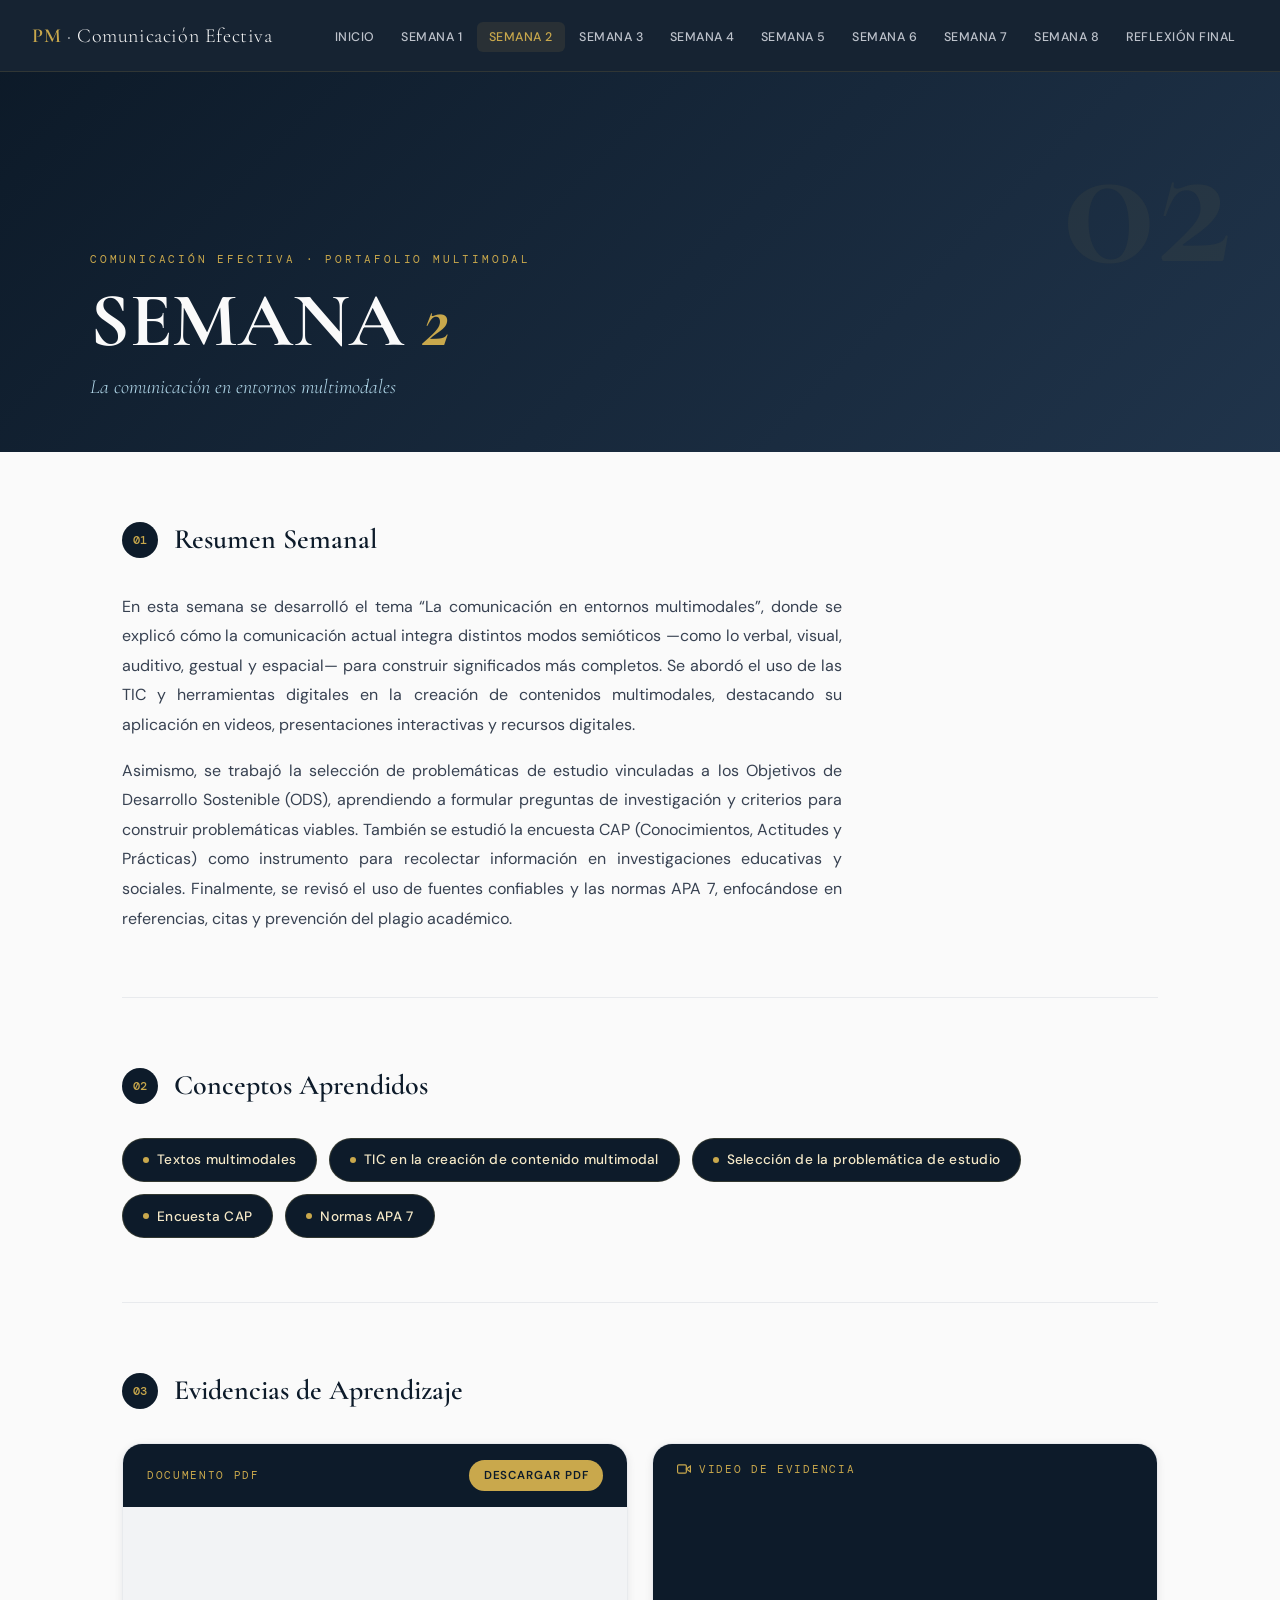
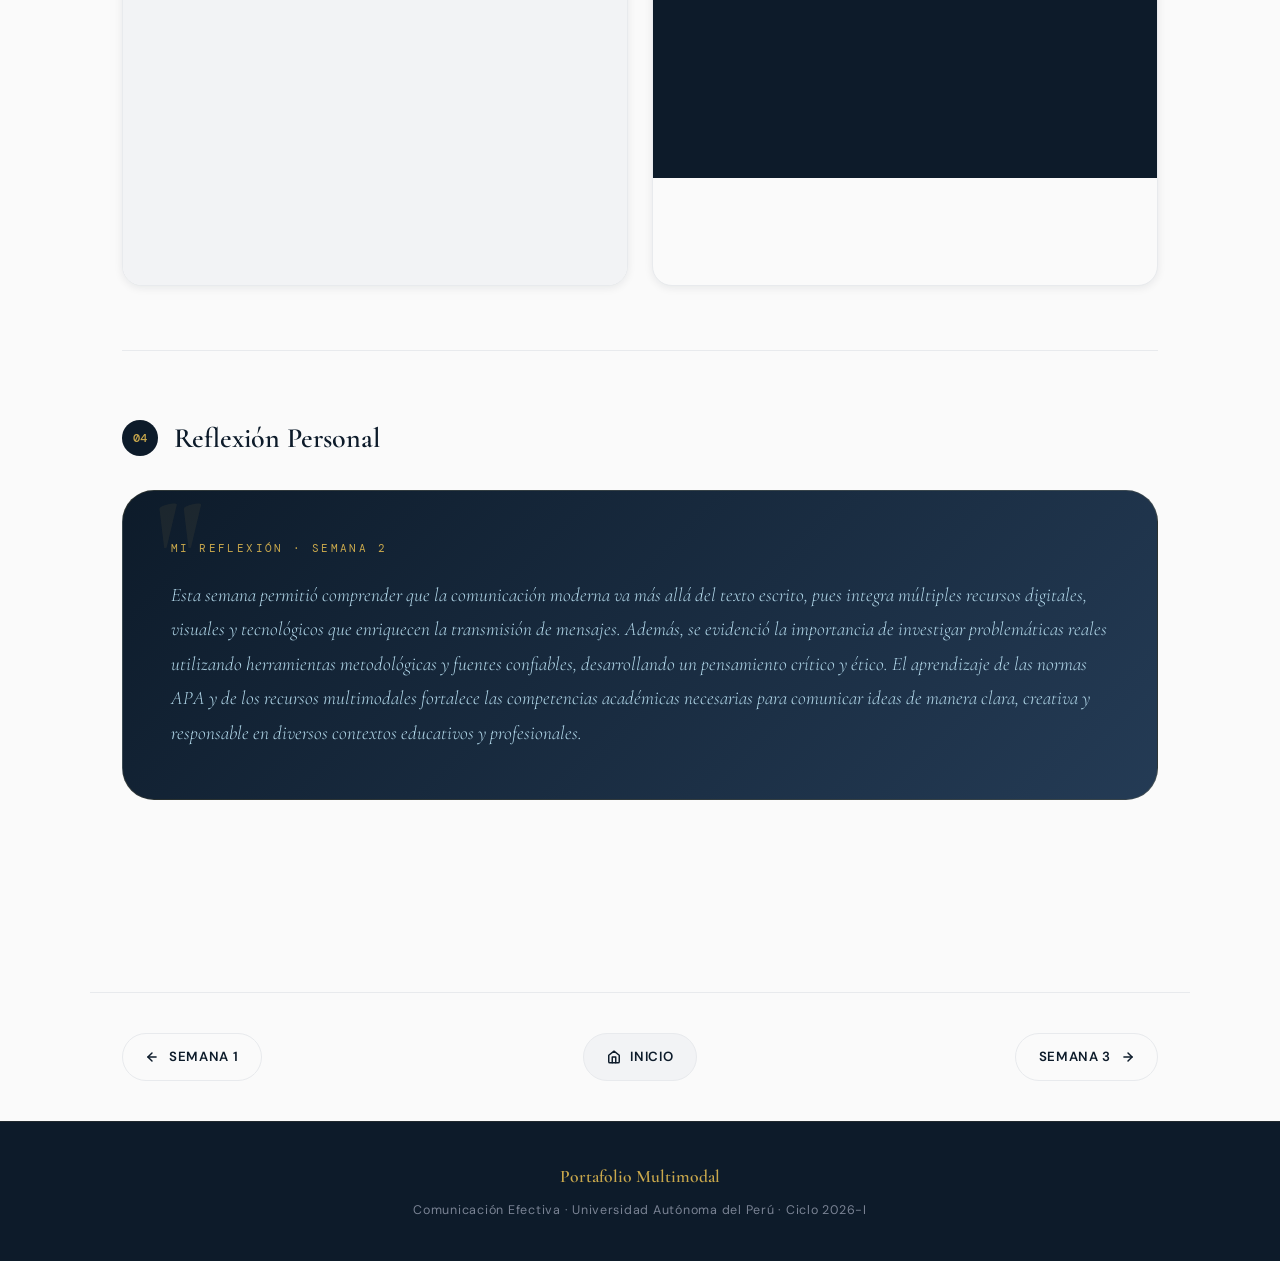
<file: semana2.html>
<!DOCTYPE html>
<html lang="es">

<head>
  <meta charset="UTF-8" />
  <meta name="viewport" content="width=device-width, initial-scale=1.0" />
  <title>Semana 2 — Comunicación Verbal y No Verbal · Portafolio Multimodal</title>
  <link rel="stylesheet" href="style.css" />
</head>

<body>

  <!-- ===== NAVBAR ===== -->
  <nav class="navbar">
    <a href="index.html" class="nav-brand">PM <span>&middot; Comunicación Efectiva</span></a>
    <button class="nav-toggle" onclick="toggleMenu()" aria-label="Menú">
      <span></span><span></span><span></span>
    </button>
    <ul class="nav-links" id="navLinks">
      <li><a href="index.html">Inicio</a></li>
      <li><a href="semana1.html">Semana 1</a></li>
      <li><a href="semana2.html" class="active">Semana 2</a></li>
      <li><a href="semana3.html">Semana 3</a></li>
      <li><a href="semana4.html">Semana 4</a></li>
      <li><a href="semana5.html">Semana 5</a></li>
      <li><a href="semana6.html">Semana 6</a></li>
      <li><a href="semana7.html">Semana 7</a></li>
      <li><a href="semana8.html">Semana 8</a></li>
      <li><a href="reflexion.html">Reflexión Final</a></li>
    </ul>
  </nav>

  <main>

    <!-- ===== BANNER ===== -->
    <div class="week-banner">
      <div class="week-banner-bg" style="background-color: var(--navy-mid);"></div>
      <div class="week-banner-overlay"></div>
      <div class="week-banner-deco">02</div>
      <div class="week-banner-content">
        <p class="week-banner-tag">Comunicación Efectiva &middot; Portafolio Multimodal</p>
        <h1>SEMANA <em>2</em></h1>
        <p class="week-banner-subtitle">La comunicación en entornos multimodales</p>
      </div>
    </div>

    <!-- ===== CONTENIDO ===== -->
    <div class="week-content">

      <!-- Sección 1: Resumen -->
      <div class="content-block fade-up">
        <div class="content-block-header">
          <div class="block-number">01</div>
          <h2>Resumen Semanal</h2>
        </div>
        <p class="content-text">
          En esta semana se desarrolló el tema “La comunicación en entornos multimodales”, donde se explicó cómo la
          comunicación actual integra distintos modos semióticos —como lo verbal, visual, auditivo, gestual y espacial—
          para construir significados más completos. Se abordó el uso de las TIC y herramientas digitales en la creación
          de contenidos multimodales, destacando su aplicación en videos, presentaciones interactivas y recursos
          digitales.
        </p>
        <p class="content-text" style="margin-top:1rem;">
          Asimismo, se trabajó la selección de problemáticas de estudio vinculadas a los Objetivos de Desarrollo
          Sostenible (ODS), aprendiendo a formular preguntas de investigación y criterios para construir problemáticas
          viables. También se estudió la encuesta CAP (Conocimientos, Actitudes y Prácticas) como instrumento para
          recolectar información en investigaciones educativas y sociales. Finalmente, se revisó el uso de fuentes
          confiables y las normas APA 7, enfocándose en referencias, citas y prevención del plagio académico.
        </p>
      </div>

      <!-- Sección 2: Conceptos -->
      <div class="content-block fade-up">
        <div class="content-block-header">
          <div class="block-number">02</div>
          <h2>Conceptos Aprendidos</h2>
        </div>
        <div class="concepts-grid">
          <span class="concept-badge"><span class="dot"></span>Textos multimodales</span>
          <span class="concept-badge"><span class="dot"></span>TIC en la creación de contenido multimodal</span>
          <span class="concept-badge"><span class="dot"></span>Selección de la problemática de estudio</span>
          <span class="concept-badge"><span class="dot"></span>Encuesta CAP</span>
          <span class="concept-badge"><span class="dot"></span>Normas APA 7</span>
        </div>
      </div>

      <!-- Sección 3: Evidencias -->
      <div class="content-block fade-up">
        <div class="content-block-header">
          <div class="block-number">03</div>
          <h2>Evidencias de Aprendizaje</h2>
        </div>
        <div class="evidence-grid">

          <!-- PDF -->
          <div class="evidence-card">

            <div class="evidence-header">
              <span class="evidence-type">
                Documento PDF
              </span>

              <a href="https://drive.google.com/uc?export=download&id=1yzxfuEfjNpytxoGfEcsf_XSEOPf2xqvz"
                class="evidence-download" target="_blank">
                Descargar PDF
              </a>
            </div>

            <div class="pdf-container">
              <iframe src="https://drive.google.com/file/d/1yzxfuEfjNpytxoGfEcsf_XSEOPf2xqvz/preview" width="100%"
                height="600" style="border:none;border-radius:12px;" allow="autoplay">
              </iframe>
            </div>

          </div>

          <!-- VIDEO -->
          <div class="evidence-card">

            <div class="evidence-header">
              <span class="evidence-type">
                <svg width="14" height="14" viewBox="0 0 24 24" fill="none" stroke="currentColor" stroke-width="2">
                  <polygon points="23 7 16 12 23 17 23 7" />
                  <rect x="1" y="5" width="15" height="14" rx="2" ry="2" />
                </svg>
                Video de Evidencia
              </span>
            </div>

            <div class="video-container">
              <iframe src="https://drive.google.com/file/d/1dHbSqtqhzF1sOp38BXR6if7rkNwJbKBs/preview" width="100%"
                height="500" style="border:none;border-radius:12px;" allow="autoplay" allowfullscreen>
              </iframe>
            </div>

          </div>

        </div>
      </div>

      <!-- Sección 4: Reflexión -->
      <div class="content-block fade-up">
        <div class="content-block-header">
          <div class="block-number">04</div>
          <h2>Reflexión Personal</h2>
        </div>
        <div class="reflection-box">
          <p class="reflection-label">Mi reflexión &middot; Semana 2</p>
          <p class="reflection-text">
            Esta semana permitió comprender que la comunicación moderna va más allá del texto escrito, pues integra múltiples recursos digitales, visuales y tecnológicos que enriquecen la transmisión de mensajes. Además, se evidenció la importancia de investigar problemáticas reales utilizando herramientas metodológicas y fuentes confiables, desarrollando un pensamiento crítico y ético. El aprendizaje de las normas APA y de los recursos multimodales fortalece las competencias académicas necesarias para comunicar ideas de manera clara, creativa y responsable en diversos contextos educativos y profesionales.
          </p>
        </div>
      </div>

    </div><!-- /week-content -->

    <!-- ===== NAVEGACIÓN SEMANAL ===== -->
    <div class="week-nav">
      <a href="semana1.html" class="week-nav-btn prev"><svg width="14" height="14" viewBox="0 0 24 24" fill="none"
          stroke="currentColor" stroke-width="2.5" stroke-linecap="round" stroke-linejoin="round">
          <line x1="19" y1="12" x2="5" y2="12" />
          <polyline points="12 19 5 12 12 5" />
        </svg> Semana 1</a>
      <a href="index.html" class="week-nav-btn home">
        <svg width="14" height="14" viewBox="0 0 24 24" fill="none" stroke="currentColor" stroke-width="2.5"
          stroke-linecap="round" stroke-linejoin="round">
          <path d="M3 9l9-7 9 7v11a2 2 0 0 1-2 2H5a2 2 0 0 1-2-2z" />
          <polyline points="9 22 9 12 15 12 15 22" />
        </svg>
        Inicio
      </a>
      <a href="semana3.html" class="week-nav-btn next">Semana 3 <svg width="14" height="14" viewBox="0 0 24 24"
          fill="none" stroke="currentColor" stroke-width="2.5" stroke-linecap="round" stroke-linejoin="round">
          <line x1="5" y1="12" x2="19" y2="12" />
          <polyline points="12 5 19 12 12 19" />
        </svg></a>
    </div>

  </main>

   <!-- ===== FOOTER ===== -->
  <footer class="site-footer">
    <p class="footer-brand">Portafolio Multimodal</p>
    <p class="footer-text">Comunicación Efectiva · Universidad Autónoma del Perú · Ciclo 2026-I</p>
  </footer>

  <script>
    function toggleMenu() {
      document.getElementById('navLinks').classList.toggle('open');
    }
    const observer = new IntersectionObserver((entries) => {
      entries.forEach(e => { if (e.isIntersecting) e.target.classList.add('visible'); });
    }, { threshold: 0.12 });
    document.querySelectorAll('.fade-up').forEach(el => observer.observe(el));
  </script>
</body>

</html>
</file>
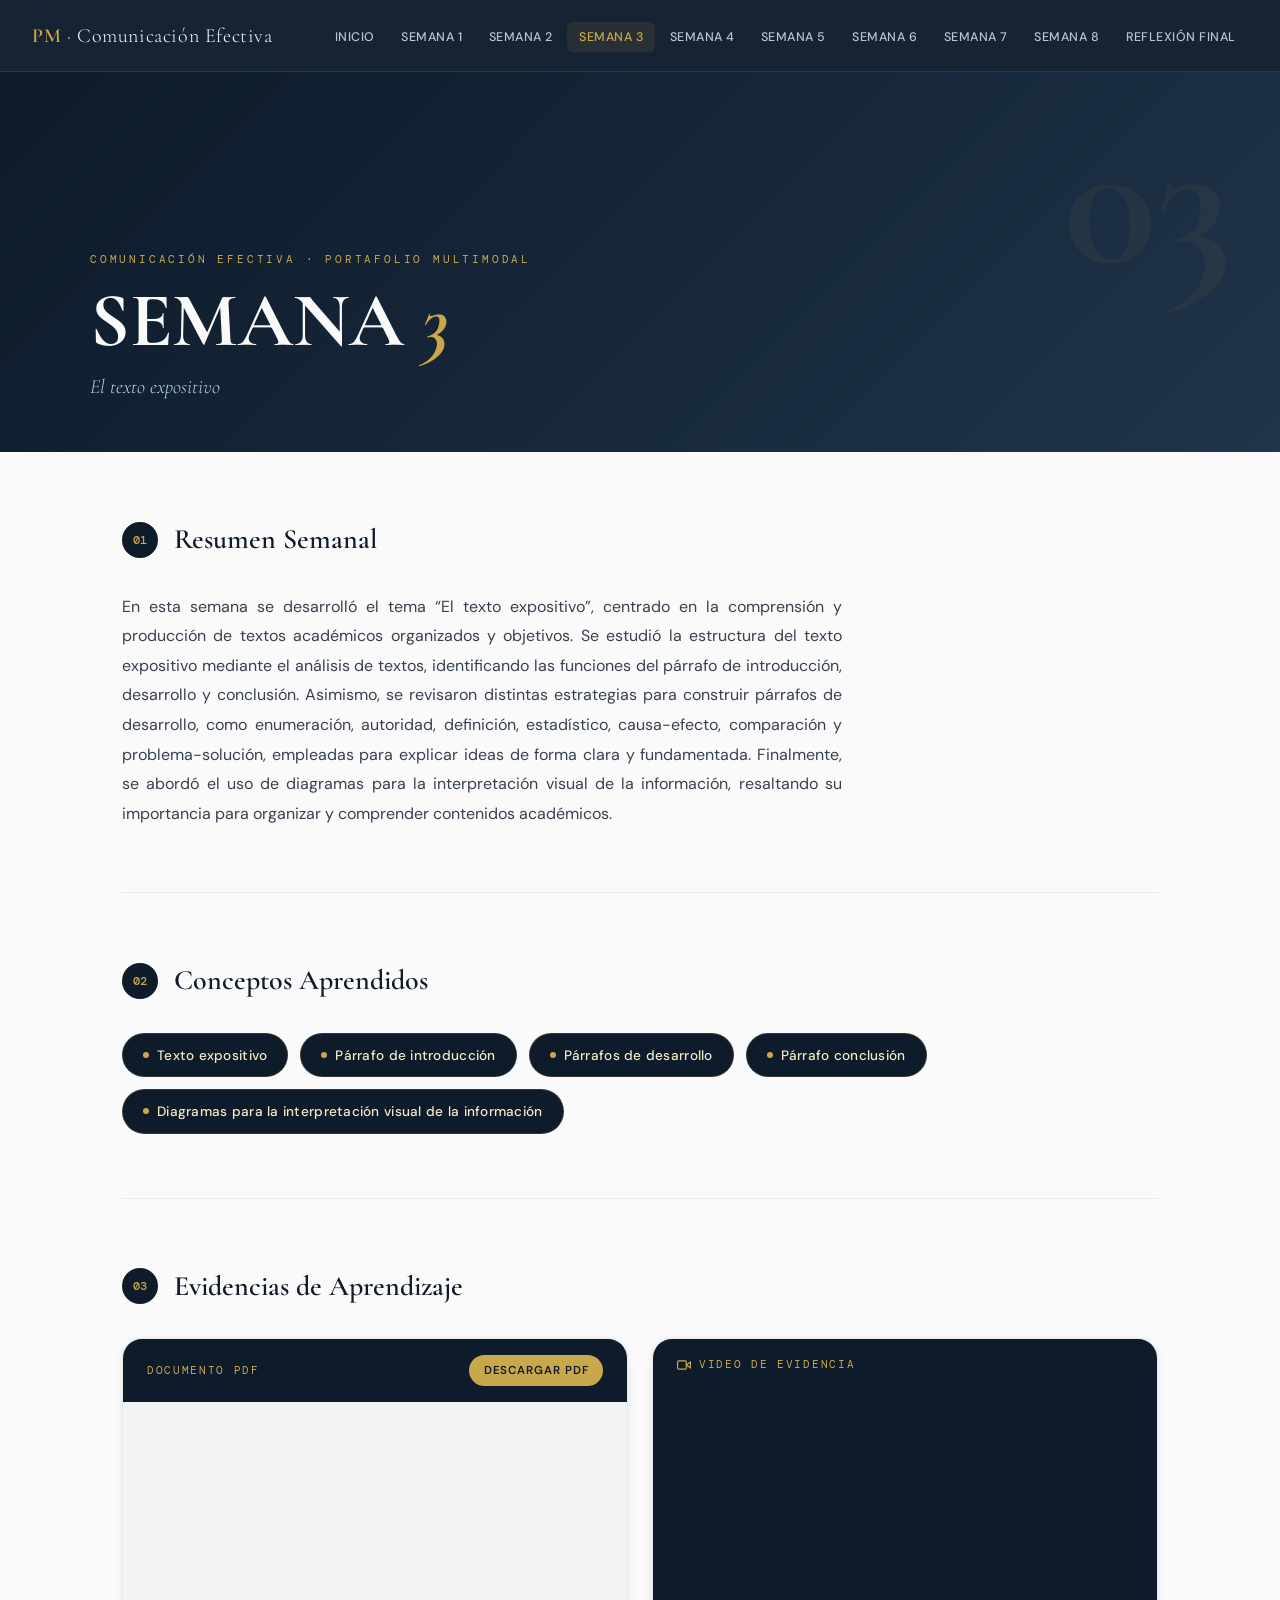
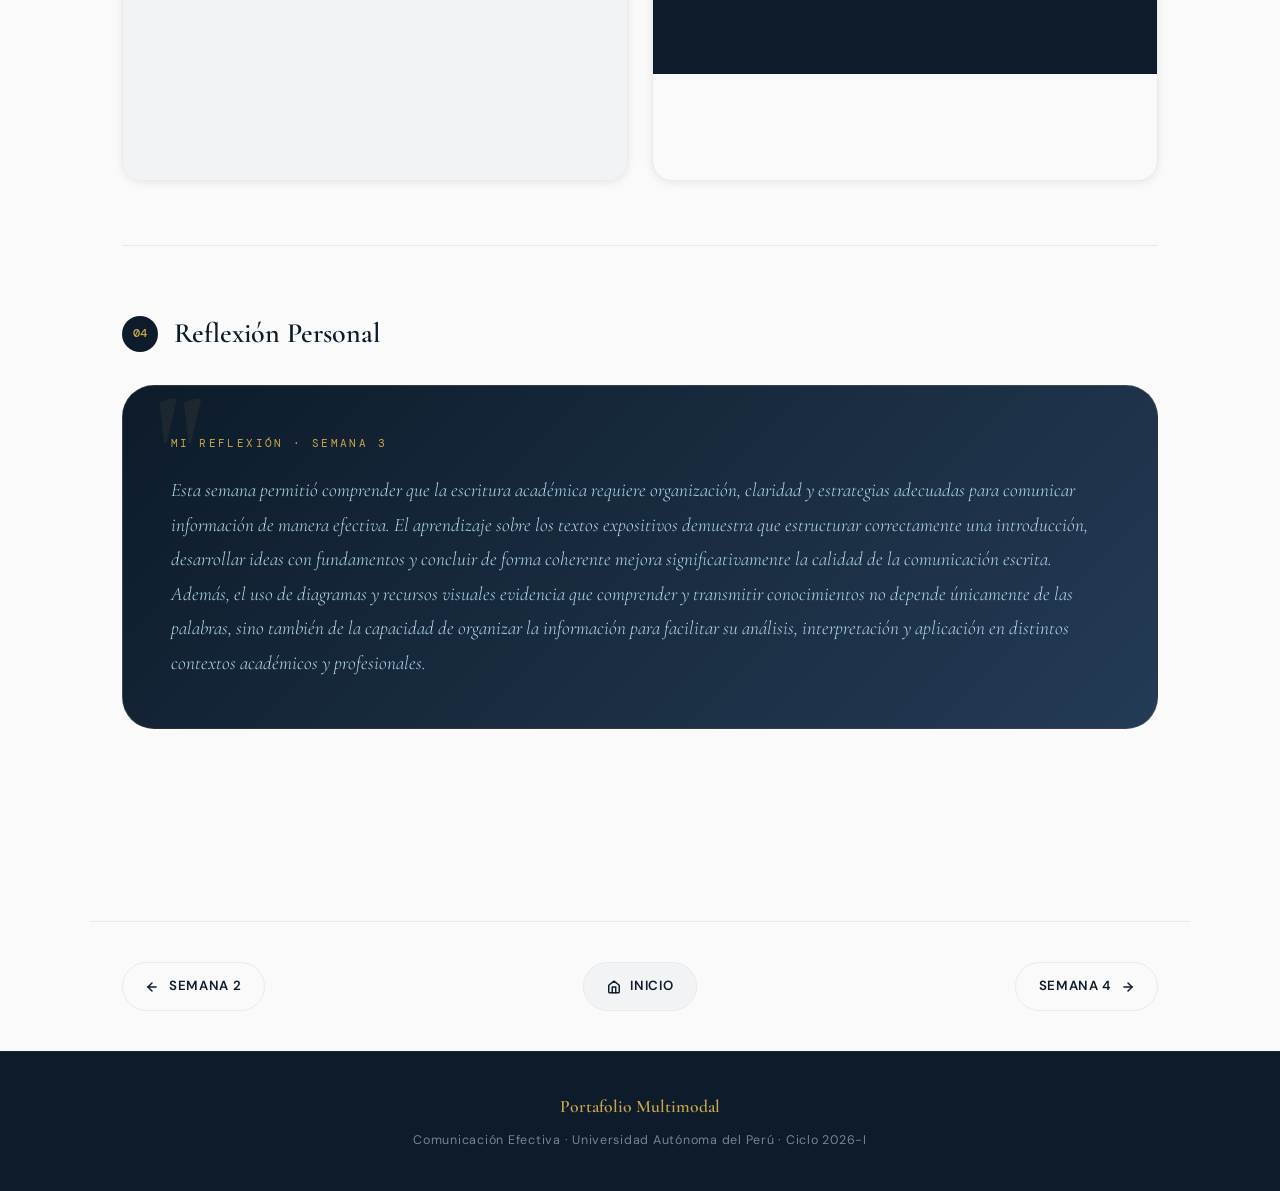
<file: semana3.html>
<!DOCTYPE html>
<html lang="es">

<head>
  <meta charset="UTF-8" />
  <meta name="viewport" content="width=device-width, initial-scale=1.0" />
  <title>Semana 3 — El texto expositivo · Portafolio Multimodal</title>
  <link rel="stylesheet" href="style.css" />
</head>

<body>

  <!-- ===== NAVBAR ===== -->
  <nav class="navbar">
    <a href="index.html" class="nav-brand">PM <span>&middot; Comunicación Efectiva</span></a>
    <button class="nav-toggle" onclick="toggleMenu()" aria-label="Menú">
      <span></span><span></span><span></span>
    </button>
    <ul class="nav-links" id="navLinks">
      <li><a href="index.html">Inicio</a></li>
      <li><a href="semana1.html">Semana 1</a></li>
      <li><a href="semana2.html">Semana 2</a></li>
      <li><a href="semana3.html" class="active">Semana 3</a></li>
      <li><a href="semana4.html">Semana 4</a></li>
      <li><a href="semana5.html">Semana 5</a></li>
      <li><a href="semana6.html">Semana 6</a></li>
      <li><a href="semana7.html">Semana 7</a></li>
      <li><a href="semana8.html">Semana 8</a></li>
      <li><a href="reflexion.html">Reflexión Final</a></li>
    </ul>
  </nav>

  <main>

    <!-- ===== BANNER ===== -->
    <div class="week-banner">
      <div class="week-banner-bg" style="background-color: var(--navy-mid);"></div>
      <div class="week-banner-overlay"></div>
      <div class="week-banner-deco">03</div>
      <div class="week-banner-content">
        <p class="week-banner-tag">Comunicación Efectiva &middot; Portafolio Multimodal</p>
        <h1>SEMANA <em>3</em></h1>
        <p class="week-banner-subtitle">El texto expositivo</p>
      </div>
    </div>

    <!-- ===== CONTENIDO ===== -->
    <div class="week-content">

      <!-- Sección 1: Resumen -->
      <div class="content-block fade-up">
        <div class="content-block-header">
          <div class="block-number">01</div>
          <h2>Resumen Semanal</h2>
        </div>
        <p class="content-text">
          En esta semana se desarrolló el tema “El texto expositivo”, centrado en la comprensión y producción de textos
          académicos organizados y objetivos. Se estudió la estructura del texto expositivo mediante el análisis de
          textos, identificando las funciones del párrafo de introducción, desarrollo y conclusión. Asimismo, se
          revisaron distintas estrategias para construir párrafos de desarrollo, como enumeración, autoridad,
          definición, estadístico, causa-efecto, comparación y problema-solución, empleadas para explicar ideas de forma
          clara y fundamentada. Finalmente, se abordó el uso de diagramas para la interpretación visual de la
          información, resaltando su importancia para organizar y comprender contenidos académicos.
        </p>
      </div>

      <!-- Sección 2: Conceptos -->
      <div class="content-block fade-up">
        <div class="content-block-header">
          <div class="block-number">02</div>
          <h2>Conceptos Aprendidos</h2>
        </div>
        <div class="concepts-grid">
          <span class="concept-badge"><span class="dot"></span>Texto expositivo</span>
          <span class="concept-badge"><span class="dot"></span>Párrafo de introducción</span>
          <span class="concept-badge"><span class="dot"></span>Párrafos de desarrollo</span>
          <span class="concept-badge"><span class="dot"></span>Párrafo conclusión</span>
          <span class="concept-badge"><span class="dot"></span>Diagramas para la interpretación visual de la
            información</span>
        </div>
      </div>

      <!-- Sección 3: Evidencias -->
      <div class="content-block fade-up">
        <div class="content-block-header">
          <div class="block-number">03</div>
          <h2>Evidencias de Aprendizaje</h2>
        </div>
        <div class="evidence-grid">


          <!-- PDF -->
          <div class="evidence-card">

            <div class="evidence-header">
              <span class="evidence-type">
                Documento PDF
              </span>

              <a href="https://drive.google.com/file/d/1RwuPIlLbSUuVV87hgTUmIUhCV1ZNX4Br" class="evidence-download"
                target="_blank">
                Descargar PDF
              </a>
            </div>

            <div class="pdf-container">
              <iframe src="https://drive.google.com/file/d/1RwuPIlLbSUuVV87hgTUmIUhCV1ZNX4Br/preview" width="100%"
                height="600" style="border:none;border-radius:12px;" allow="autoplay">
              </iframe>
            </div>

          </div>

          <!-- VIDEO -->
          <div class="evidence-card">

            <div class="evidence-header">
              <span class="evidence-type">
                <svg width="14" height="14" viewBox="0 0 24 24" fill="none" stroke="currentColor" stroke-width="2">
                  <polygon points="23 7 16 12 23 17 23 7" />
                  <rect x="1" y="5" width="15" height="14" rx="2" ry="2" />
                </svg>
                Video de Evidencia
              </span>
            </div>

            <div class="video-container">
              <iframe src="https://drive.google.com/file/d/1lADUF_NfbnRguzG9cGhdnVbjaFuwEiBF/preview" width="100%"
                height="500" style="border:none;border-radius:12px;" allow="autoplay" allowfullscreen>
              </iframe>
            </div>

          </div>


        </div>
      </div>

      <!-- Sección 4: Reflexión -->
      <div class="content-block fade-up">
        <div class="content-block-header">
          <div class="block-number">04</div>
          <h2>Reflexión Personal</h2>
        </div>
        <div class="reflection-box">
          <p class="reflection-label">Mi reflexión &middot; Semana 3</p>
          <p class="reflection-text">
            Esta semana permitió comprender que la escritura académica requiere organización, claridad y estrategias
            adecuadas para comunicar información de manera efectiva. El aprendizaje sobre los textos expositivos
            demuestra que estructurar correctamente una introducción, desarrollar ideas con fundamentos y concluir de
            forma coherente mejora significativamente la calidad de la comunicación escrita. Además, el uso de diagramas
            y recursos visuales evidencia que comprender y transmitir conocimientos no depende únicamente de las
            palabras, sino también de la capacidad de organizar la información para facilitar su análisis,
            interpretación y aplicación en distintos contextos académicos y profesionales.
          </p>
        </div>
      </div>

    </div><!-- /week-content -->

    <!-- ===== NAVEGACIÓN SEMANAL ===== -->
    <div class="week-nav">
      <a href="semana2.html" class="week-nav-btn prev"><svg width="14" height="14" viewBox="0 0 24 24" fill="none"
          stroke="currentColor" stroke-width="2.5" stroke-linecap="round" stroke-linejoin="round">
          <line x1="19" y1="12" x2="5" y2="12" />
          <polyline points="12 19 5 12 12 5" />
        </svg> Semana 2</a>
      <a href="index.html" class="week-nav-btn home">
        <svg width="14" height="14" viewBox="0 0 24 24" fill="none" stroke="currentColor" stroke-width="2.5"
          stroke-linecap="round" stroke-linejoin="round">
          <path d="M3 9l9-7 9 7v11a2 2 0 0 1-2 2H5a2 2 0 0 1-2-2z" />
          <polyline points="9 22 9 12 15 12 15 22" />
        </svg>
        Inicio
      </a>
      <a href="semana4.html" class="week-nav-btn next">Semana 4 <svg width="14" height="14" viewBox="0 0 24 24"
          fill="none" stroke="currentColor" stroke-width="2.5" stroke-linecap="round" stroke-linejoin="round">
          <line x1="5" y1="12" x2="19" y2="12" />
          <polyline points="12 5 19 12 12 19" />
        </svg></a>
    </div>

  </main>
 <!-- ===== FOOTER ===== -->
  <footer class="site-footer">
    <p class="footer-brand">Portafolio Multimodal</p>
    <p class="footer-text">Comunicación Efectiva · Universidad Autónoma del Perú · Ciclo 2026-I</p>
  </footer>

  <script>
    function toggleMenu() {
      document.getElementById('navLinks').classList.toggle('open');
    }
    const observer = new IntersectionObserver((entries) => {
      entries.forEach(e => { if (e.isIntersecting) e.target.classList.add('visible'); });
    }, { threshold: 0.12 });
    document.querySelectorAll('.fade-up').forEach(el => observer.observe(el));
  </script>
</body>

</html>
</file>
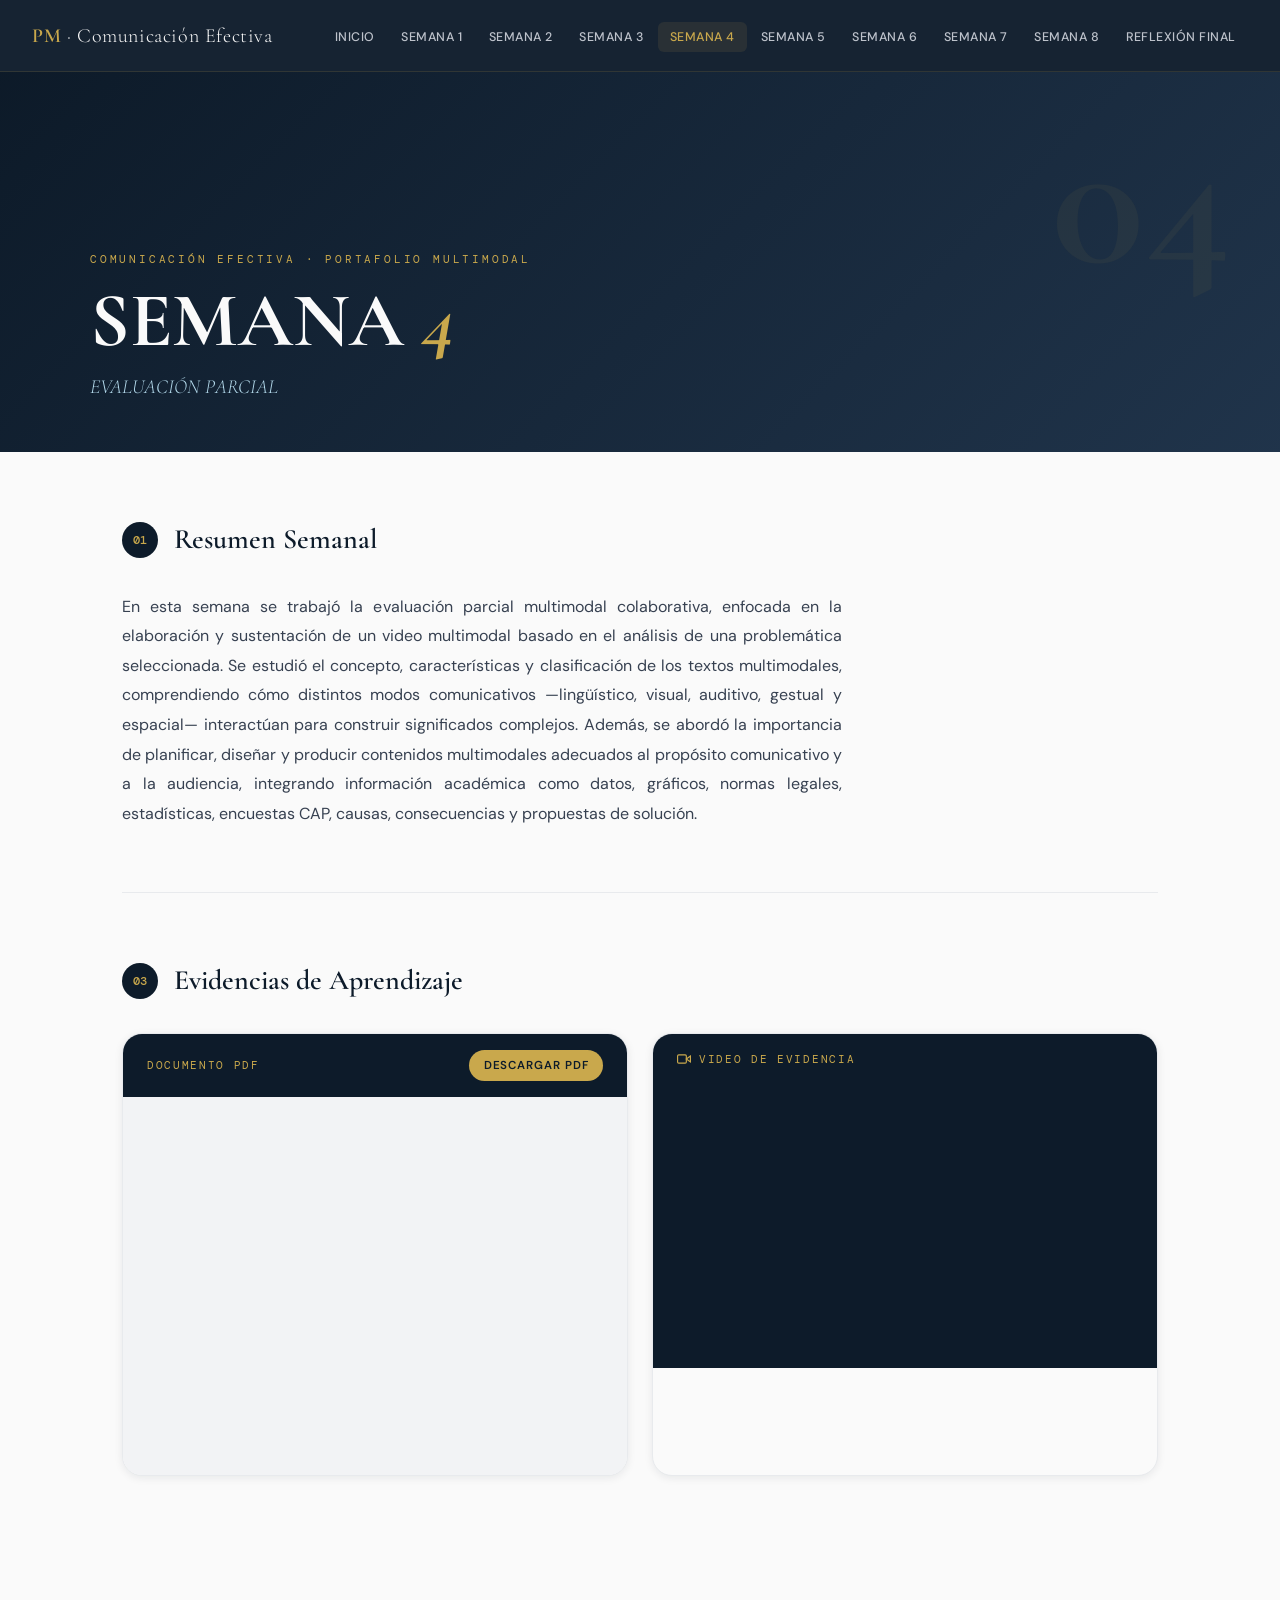
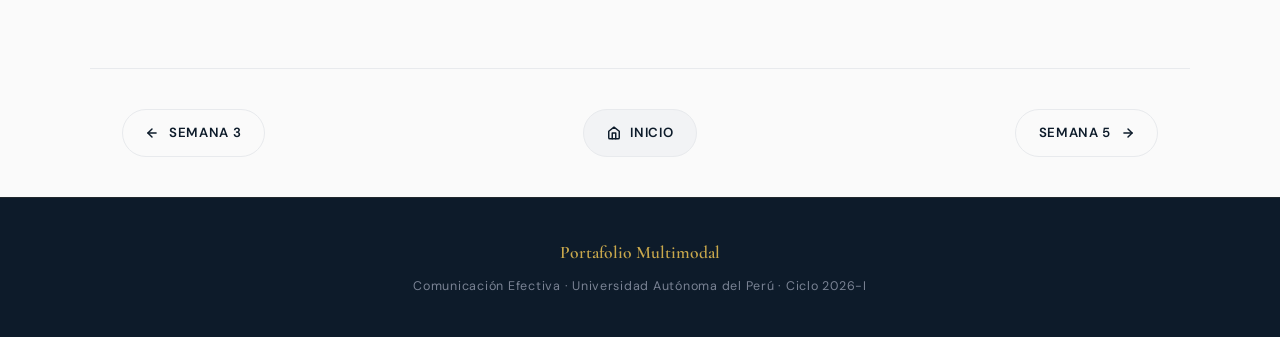
<file: semana4.html>
<!DOCTYPE html>
<html lang="es">

<head>
  <meta charset="UTF-8" />
  <meta name="viewport" content="width=device-width, initial-scale=1.0" />
  <title>Semana 4 — Argumentación y Pensamiento Crítico · Portafolio Multimodal</title>
  <link rel="stylesheet" href="style.css" />
</head>

<body>

  <!-- ===== NAVBAR ===== -->
  <nav class="navbar">
    <a href="index.html" class="nav-brand">PM <span>&middot; Comunicación Efectiva</span></a>
    <button class="nav-toggle" onclick="toggleMenu()" aria-label="Menú">
      <span></span><span></span><span></span>
    </button>
    <ul class="nav-links" id="navLinks">
      <li><a href="index.html">Inicio</a></li>
      <li><a href="semana1.html">Semana 1</a></li>
      <li><a href="semana2.html">Semana 2</a></li>
      <li><a href="semana3.html">Semana 3</a></li>
      <li><a href="semana4.html" class="active">Semana 4</a></li>
      <li><a href="semana5.html">Semana 5</a></li>
      <li><a href="semana6.html">Semana 6</a></li>
      <li><a href="semana7.html">Semana 7</a></li>
      <li><a href="semana8.html">Semana 8</a></li>
      <li><a href="reflexion.html">Reflexión Final</a></li>
    </ul>
  </nav>

  <main>

    <!-- ===== BANNER ===== -->
    <div class="week-banner">
      <div class="week-banner-bg" style="background-color: var(--navy-mid);"></div>
      <div class="week-banner-overlay"></div>
      <div class="week-banner-deco">04</div>
      <div class="week-banner-content">
        <p class="week-banner-tag">Comunicación Efectiva &middot; Portafolio Multimodal</p>
        <h1>SEMANA <em>4</em></h1>
        <p class="week-banner-subtitle">EVALUACIÓN PARCIAL</p>
      </div>
    </div>

    <!-- ===== CONTENIDO ===== -->
    <div class="week-content">

      <!-- Sección 1: Resumen -->
      <div class="content-block fade-up">
        <div class="content-block-header">
          <div class="block-number">01</div>
          <h2>Resumen Semanal</h2>
        </div>
        <p class="content-text">
          En esta semana se trabajó la evaluación parcial multimodal colaborativa, enfocada en la elaboración y
          sustentación de un video multimodal basado en el análisis de una problemática seleccionada. Se estudió el
          concepto, características y clasificación de los textos multimodales, comprendiendo cómo distintos modos
          comunicativos —lingüístico, visual, auditivo, gestual y espacial— interactúan para construir significados
          complejos. Además, se abordó la importancia de planificar, diseñar y producir contenidos multimodales
          adecuados al propósito comunicativo y a la audiencia, integrando información académica como datos, gráficos,
          normas legales, estadísticas, encuestas CAP, causas, consecuencias y propuestas de solución.
        </p>
      </div>


      <!-- Sección 3: Evidencias -->
      <div class="content-block fade-up">
        <div class="content-block-header">
          <div class="block-number">03</div>
          <h2>Evidencias de Aprendizaje</h2>
        </div>
        <div class="evidence-grid">

          <!-- PDF -->
          <div class="evidence-card">

            <div class="evidence-header">
              <span class="evidence-type">
                Documento PDF
              </span>

              <a href="https://drive.google.com/file/d/14TFU1uYcaMCOB46pPtRVIWsrvnVXQQqW" class="evidence-download"
                target="_blank">
                Descargar PDF
              </a>
            </div>

            <div class="pdf-container">
              <iframe src="https://drive.google.com/file/d/14TFU1uYcaMCOB46pPtRVIWsrvnVXQQqW/preview" width="100%"
                height="600" style="border:none;border-radius:12px;" allow="autoplay">
              </iframe>
            </div>

          </div>

          <!-- VIDEO -->
          <div class="evidence-card">

            <div class="evidence-header">
              <span class="evidence-type">
                <svg width="14" height="14" viewBox="0 0 24 24" fill="none" stroke="currentColor" stroke-width="2">
                  <polygon points="23 7 16 12 23 17 23 7" />
                  <rect x="1" y="5" width="15" height="14" rx="2" ry="2" />
                </svg>
                Video de Evidencia
              </span>
            </div>

            <div class="video-container">
              <iframe src="https://drive.google.com/file/d/1rvG8vXHthGPJT-bVvUwfoo1rVDdTC8UB/preview" width="100%"
                height="500" style="border:none;border-radius:12px;" allow="autoplay" allowfullscreen>
              </iframe>
            </div>

          </div>


        </div>
      </div>

    </div><!-- /week-content -->

    <!-- ===== NAVEGACIÓN SEMANAL ===== -->
    <div class="week-nav">
      <a href="semana3.html" class="week-nav-btn prev"><svg width="14" height="14" viewBox="0 0 24 24" fill="none"
          stroke="currentColor" stroke-width="2.5" stroke-linecap="round" stroke-linejoin="round">
          <line x1="19" y1="12" x2="5" y2="12" />
          <polyline points="12 19 5 12 12 5" />
        </svg> Semana 3</a>
      <a href="index.html" class="week-nav-btn home">
        <svg width="14" height="14" viewBox="0 0 24 24" fill="none" stroke="currentColor" stroke-width="2.5"
          stroke-linecap="round" stroke-linejoin="round">
          <path d="M3 9l9-7 9 7v11a2 2 0 0 1-2 2H5a2 2 0 0 1-2-2z" />
          <polyline points="9 22 9 12 15 12 15 22" />
        </svg>
        Inicio
      </a>
      <a href="semana5.html" class="week-nav-btn next">Semana 5 <svg width="14" height="14" viewBox="0 0 24 24"
          fill="none" stroke="currentColor" stroke-width="2.5" stroke-linecap="round" stroke-linejoin="round">
          <line x1="5" y1="12" x2="19" y2="12" />
          <polyline points="12 5 19 12 12 19" />
        </svg></a>
    </div>

  </main>

  <!-- ===== FOOTER ===== -->
  <footer class="site-footer">
    <p class="footer-brand">Portafolio Multimodal</p>
    <p class="footer-text">Comunicación Efectiva · Universidad Autónoma del Perú · Ciclo 2026-I</p>
  </footer>


  <script>
    function toggleMenu() {
      document.getElementById('navLinks').classList.toggle('open');
    }
    const observer = new IntersectionObserver((entries) => {
      entries.forEach(e => { if (e.isIntersecting) e.target.classList.add('visible'); });
    }, { threshold: 0.12 });
    document.querySelectorAll('.fade-up').forEach(el => observer.observe(el));
  </script>
</body>

</html>
</file>
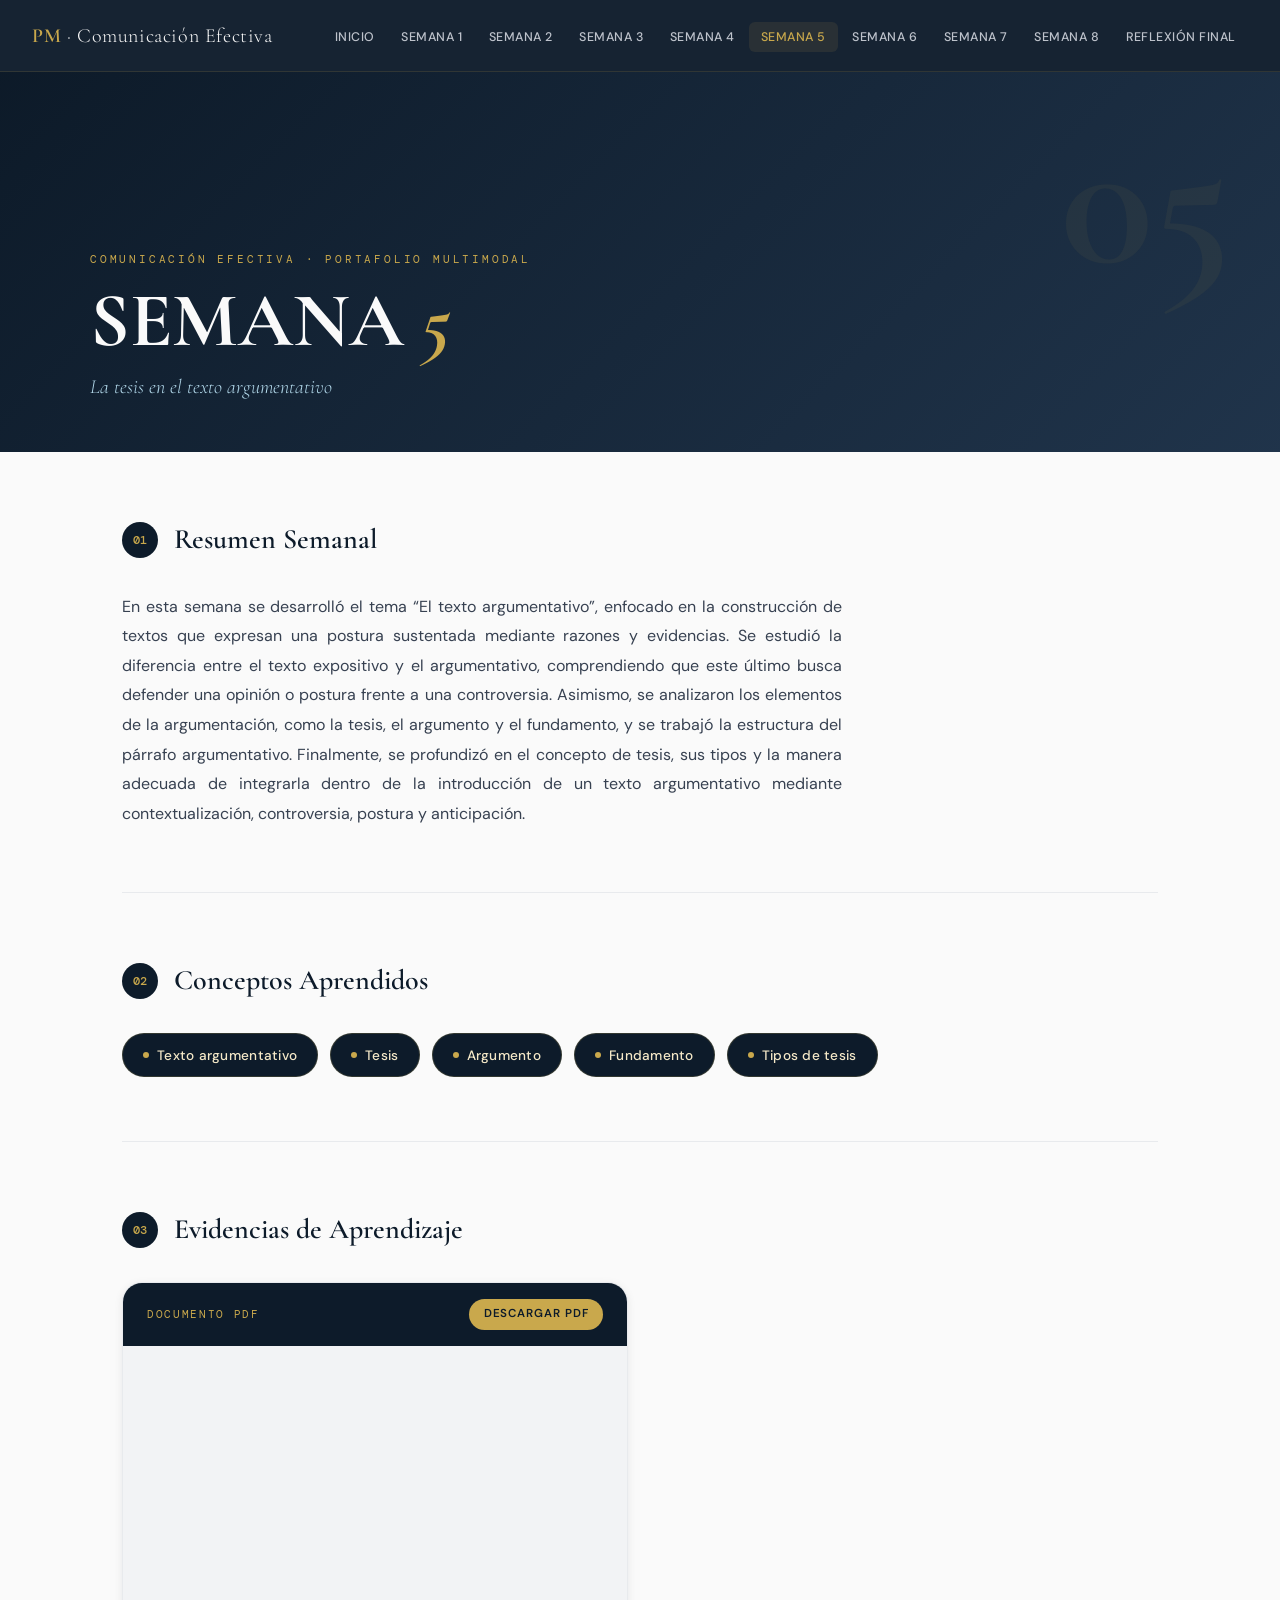
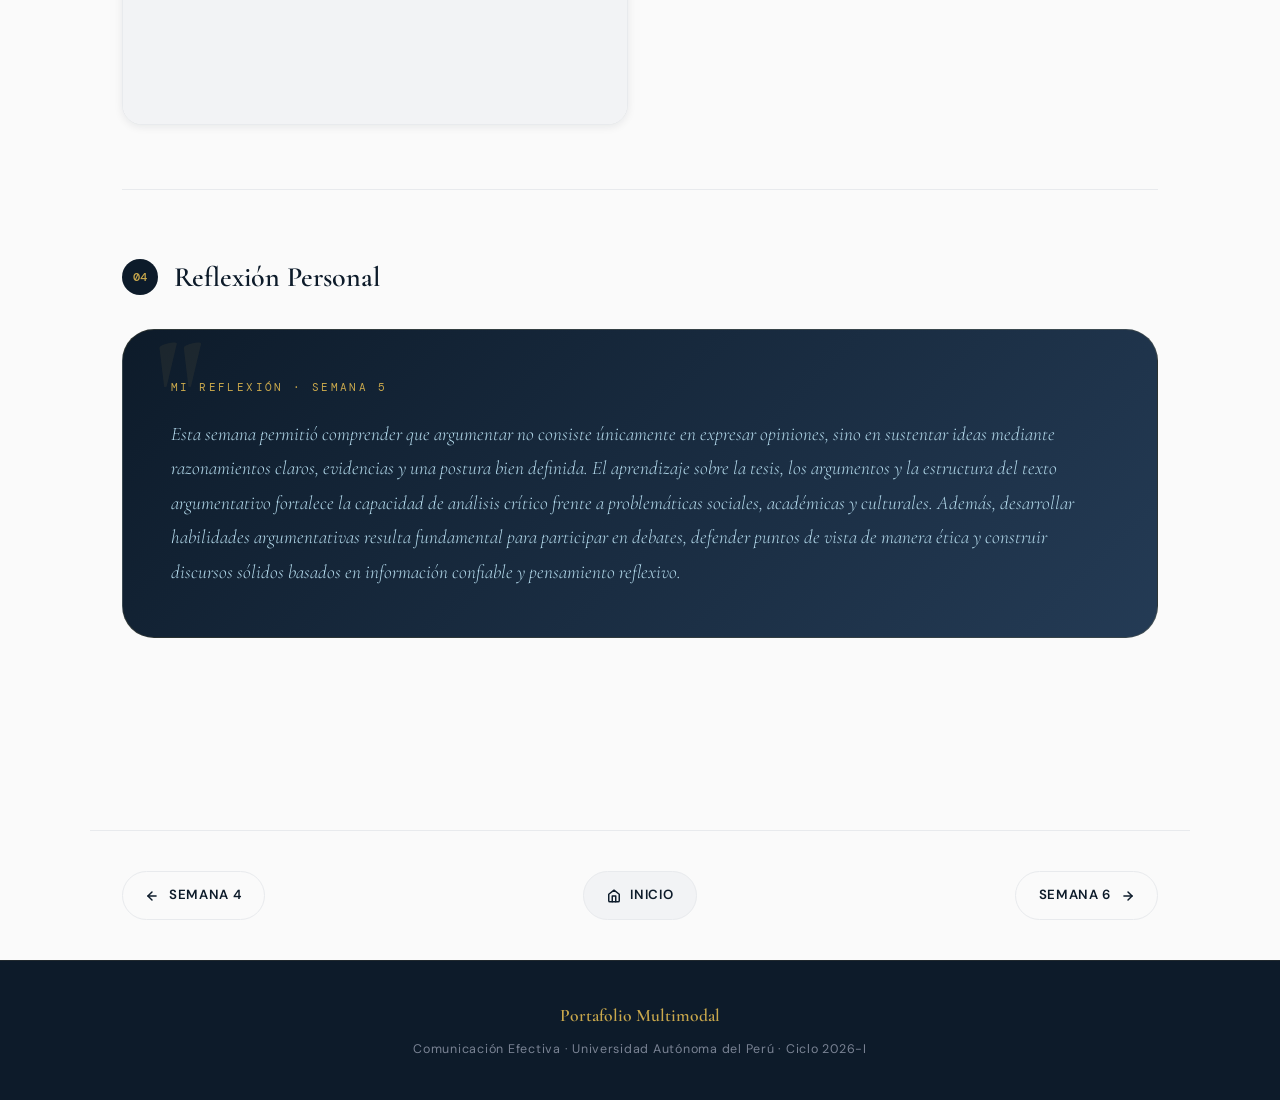
<file: semana5.html>
<!DOCTYPE html>
<html lang="es">

<head>
  <meta charset="UTF-8" />
  <meta name="viewport" content="width=device-width, initial-scale=1.0" />
  <title>Semana 5 — Expresión Oral Efectiva · Portafolio Multimodal</title>
  <link rel="stylesheet" href="style.css" />
</head>

<body>

  <!-- ===== NAVBAR ===== -->
  <nav class="navbar">
    <a href="index.html" class="nav-brand">PM <span>&middot; Comunicación Efectiva</span></a>
    <button class="nav-toggle" onclick="toggleMenu()" aria-label="Menú">
      <span></span><span></span><span></span>
    </button>
    <ul class="nav-links" id="navLinks">
      <li><a href="index.html">Inicio</a></li>
      <li><a href="semana1.html">Semana 1</a></li>
      <li><a href="semana2.html">Semana 2</a></li>
      <li><a href="semana3.html">Semana 3</a></li>
      <li><a href="semana4.html">Semana 4</a></li>
      <li><a href="semana5.html" class="active">Semana 5</a></li>
      <li><a href="semana6.html">Semana 6</a></li>
      <li><a href="semana7.html">Semana 7</a></li>
      <li><a href="semana8.html">Semana 8</a></li>
      <li><a href="reflexion.html">Reflexión Final</a></li>
    </ul>
  </nav>

  <main>

    <!-- ===== BANNER ===== -->
    <div class="week-banner">
      <div class="week-banner-bg" style="background-color: var(--navy-mid);"></div>
      <div class="week-banner-overlay"></div>
      <div class="week-banner-deco">05</div>
      <div class="week-banner-content">
        <p class="week-banner-tag">Comunicación Efectiva &middot; Portafolio Multimodal</p>
        <h1>SEMANA <em>5</em></h1>
        <p class="week-banner-subtitle">La tesis en el texto argumentativo</p>
      </div>
    </div>

    <!-- ===== CONTENIDO ===== -->
    <div class="week-content">

      <!-- Sección 1: Resumen -->
      <div class="content-block fade-up">
        <div class="content-block-header">
          <div class="block-number">01</div>
          <h2>Resumen Semanal</h2>
        </div>
        <p class="content-text">
          En esta semana se desarrolló el tema “El texto argumentativo”, enfocado en la construcción de textos que
          expresan una postura sustentada mediante razones y evidencias. Se estudió la diferencia entre el texto
          expositivo y el argumentativo, comprendiendo que este último busca defender una opinión o postura frente a una
          controversia. Asimismo, se analizaron los elementos de la argumentación, como la tesis, el argumento y el
          fundamento, y se trabajó la estructura del párrafo argumentativo. Finalmente, se profundizó en el concepto de
          tesis, sus tipos y la manera adecuada de integrarla dentro de la introducción de un texto argumentativo
          mediante contextualización, controversia, postura y anticipación.
        </p>
      </div>

      <!-- Sección 2: Conceptos -->
      <div class="content-block fade-up">
        <div class="content-block-header">
          <div class="block-number">02</div>
          <h2>Conceptos Aprendidos</h2>
        </div>
        <div class="concepts-grid">
          <span class="concept-badge"><span class="dot"></span>Texto argumentativo</span>
          <span class="concept-badge"><span class="dot"></span>Tesis</span>
          <span class="concept-badge"><span class="dot"></span>Argumento</span>
          <span class="concept-badge"><span class="dot"></span>Fundamento</span>
          <span class="concept-badge"><span class="dot"></span>Tipos de tesis</span>
        </div>
      </div>

      <!-- Sección 3: Evidencias -->
      <div class="content-block fade-up">
        <div class="content-block-header">
          <div class="block-number">03</div>
          <h2>Evidencias de Aprendizaje</h2>
        </div>
        <div class="evidence-grid">

          <!-- PDF -->
          <div class="evidence-card">

            <div class="evidence-header">
              <span class="evidence-type">
                Documento PDF
              </span>

              <a href="https://drive.google.com/file/d/14UfwbBEiuRnGYGZ4dDNE6wtjjLS_iTOK" class="evidence-download"
                target="_blank">
                Descargar PDF
              </a>
            </div>

            <div class="pdf-container">
              <iframe src="https://drive.google.com/file/d/14UfwbBEiuRnGYGZ4dDNE6wtjjLS_iTOK/preview" width="100%"
                height="600" style="border:none;border-radius:12px;" allow="autoplay">
              </iframe>
            </div>

          </div>

        </div>
      </div>

      <!-- Sección 4: Reflexión -->
      <div class="content-block fade-up">
        <div class="content-block-header">
          <div class="block-number">04</div>
          <h2>Reflexión Personal</h2>
        </div>
        <div class="reflection-box">
          <p class="reflection-label">Mi reflexión &middot; Semana 5</p>
          <p class="reflection-text">
            Esta semana permitió comprender que argumentar no consiste únicamente en expresar opiniones, sino en
            sustentar ideas mediante razonamientos claros, evidencias y una postura bien definida. El aprendizaje sobre
            la tesis, los argumentos y la estructura del texto argumentativo fortalece la capacidad de análisis crítico
            frente a problemáticas sociales, académicas y culturales. Además, desarrollar habilidades argumentativas
            resulta fundamental para participar en debates, defender puntos de vista de manera ética y construir
            discursos sólidos basados en información confiable y pensamiento reflexivo.
          </p>
        </div>
      </div>

    </div><!-- /week-content -->

    <!-- ===== NAVEGACIÓN SEMANAL ===== -->
    <div class="week-nav">
      <a href="semana4.html" class="week-nav-btn prev"><svg width="14" height="14" viewBox="0 0 24 24" fill="none"
          stroke="currentColor" stroke-width="2.5" stroke-linecap="round" stroke-linejoin="round">
          <line x1="19" y1="12" x2="5" y2="12" />
          <polyline points="12 19 5 12 12 5" />
        </svg> Semana 4</a>
      <a href="index.html" class="week-nav-btn home">
        <svg width="14" height="14" viewBox="0 0 24 24" fill="none" stroke="currentColor" stroke-width="2.5"
          stroke-linecap="round" stroke-linejoin="round">
          <path d="M3 9l9-7 9 7v11a2 2 0 0 1-2 2H5a2 2 0 0 1-2-2z" />
          <polyline points="9 22 9 12 15 12 15 22" />
        </svg>
        Inicio
      </a>
      <a href="semana6.html" class="week-nav-btn next">Semana 6 <svg width="14" height="14" viewBox="0 0 24 24"
          fill="none" stroke="currentColor" stroke-width="2.5" stroke-linecap="round" stroke-linejoin="round">
          <line x1="5" y1="12" x2="19" y2="12" />
          <polyline points="12 5 19 12 12 19" />
        </svg></a>
    </div>

  </main>

  <!-- ===== FOOTER ===== -->
  <footer class="site-footer">
    <p class="footer-brand">Portafolio Multimodal</p>
    <p class="footer-text">Comunicación Efectiva · Universidad Autónoma del Perú · Ciclo 2026-I</p>
  </footer>


  <script>
    function toggleMenu() {
      document.getElementById('navLinks').classList.toggle('open');
    }
    const observer = new IntersectionObserver((entries) => {
      entries.forEach(e => { if (e.isIntersecting) e.target.classList.add('visible'); });
    }, { threshold: 0.12 });
    document.querySelectorAll('.fade-up').forEach(el => observer.observe(el));
  </script>
</body>

</html>
</file>
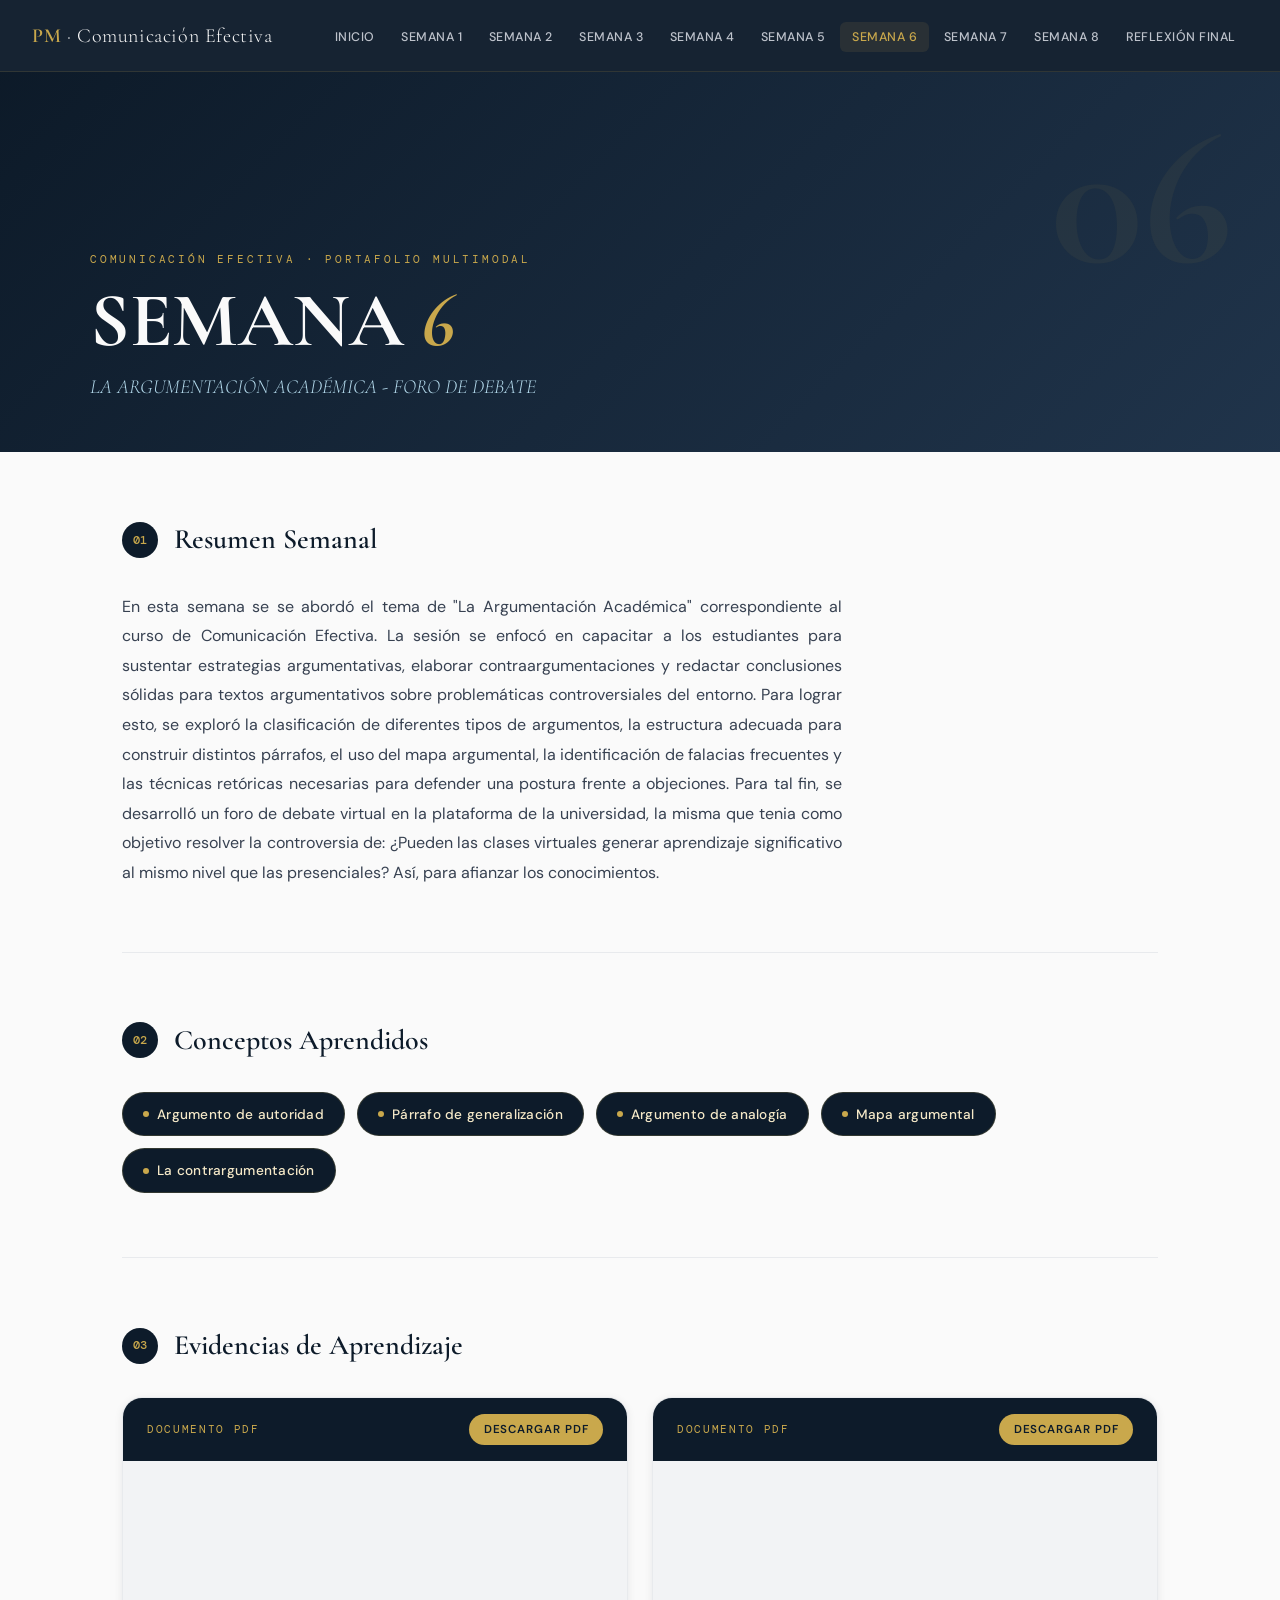
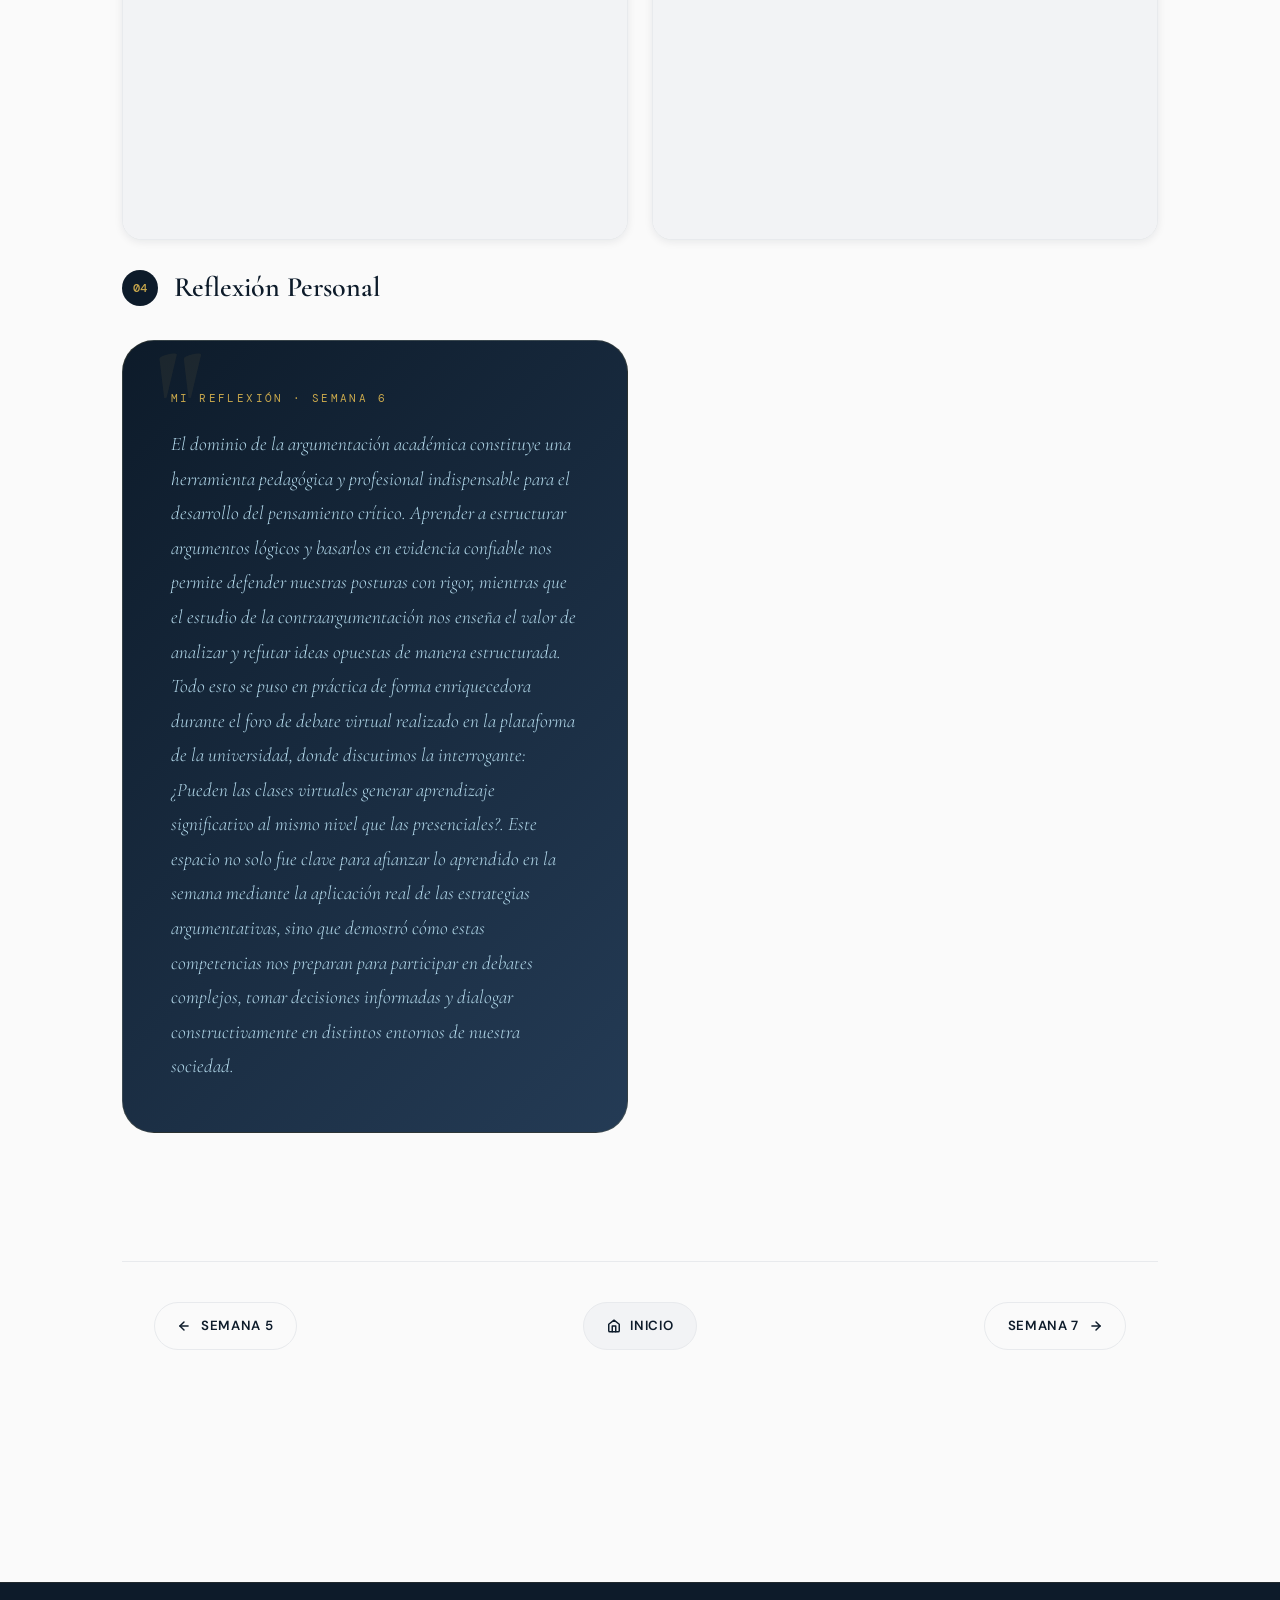
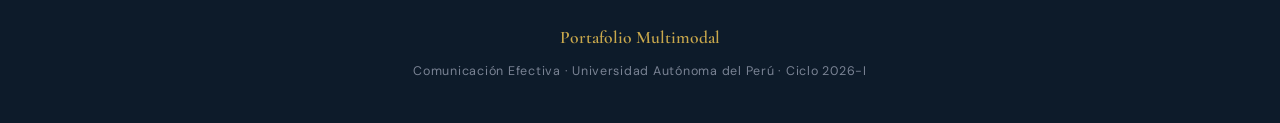
<file: semana6.html>
<!DOCTYPE html>
<html lang="es">

<head>
  <meta charset="UTF-8" />
  <meta name="viewport" content="width=device-width, initial-scale=1.0" />
  <title>Semana 6 — Comunicación Digital y Multimodal · Portafolio Multimodal</title>
  <link rel="stylesheet" href="style.css" />
</head>

<body>

  <!-- ===== NAVBAR ===== -->
  <nav class="navbar">
    <a href="index.html" class="nav-brand">PM <span>&middot; Comunicación Efectiva</span></a>
    <button class="nav-toggle" onclick="toggleMenu()" aria-label="Menú">
      <span></span><span></span><span></span>
    </button>
    <ul class="nav-links" id="navLinks">
      <li><a href="index.html">Inicio</a></li>
      <li><a href="semana1.html">Semana 1</a></li>
      <li><a href="semana2.html">Semana 2</a></li>
      <li><a href="semana3.html">Semana 3</a></li>
      <li><a href="semana4.html">Semana 4</a></li>
      <li><a href="semana5.html">Semana 5</a></li>
      <li><a href="semana6.html" class="active">Semana 6</a></li>
      <li><a href="semana7.html">Semana 7</a></li>
      <li><a href="semana8.html">Semana 8</a></li>
      <li><a href="reflexion.html">Reflexión Final</a></li>
    </ul>
  </nav>

  <main>

    <!-- ===== BANNER ===== -->
    <div class="week-banner">
      <div class="week-banner-bg" style="background-color: var(--navy-mid);"></div>
      <div class="week-banner-overlay"></div>
      <div class="week-banner-deco">06</div>
      <div class="week-banner-content">
        <p class="week-banner-tag">Comunicación Efectiva &middot; Portafolio Multimodal</p>
        <h1>SEMANA <em>6</em></h1>
        <p class="week-banner-subtitle">LA ARGUMENTACIÓN ACADÉMICA - FORO DE DEBATE</p>
      </div>
    </div>

    <!-- ===== CONTENIDO ===== -->
    <div class="week-content">

      <!-- Sección 1: Resumen -->
      <div class="content-block fade-up">
        <div class="content-block-header">
          <div class="block-number">01</div>
          <h2>Resumen Semanal</h2>
        </div>
        <p class="content-text">
          En esta semana se se abordó el tema de "La Argumentación Académica" correspondiente al curso de Comunicación
          Efectiva. La sesión se enfocó en capacitar a los estudiantes para sustentar estrategias argumentativas,
          elaborar contraargumentaciones y redactar conclusiones sólidas para textos argumentativos sobre problemáticas
          controversiales del entorno. Para lograr esto, se exploró la clasificación de diferentes tipos de argumentos,
          la estructura adecuada para construir distintos párrafos, el uso del mapa argumental, la identificación de
          falacias frecuentes y las técnicas retóricas necesarias para defender una postura frente a objeciones. Para
          tal fin, se desarrolló un foro de debate virtual en la plataforma de la universidad, la misma que tenia como
          objetivo resolver la controversia de: ¿Pueden las clases virtuales generar aprendizaje significativo al mismo
          nivel que las presenciales? Así, para afianzar los conocimientos.
        </p>
      </div>

      <!-- Sección 2: Conceptos -->
      <div class="content-block fade-up">
        <div class="content-block-header">
          <div class="block-number">02</div>
          <h2>Conceptos Aprendidos</h2>
        </div>
        <div class="concepts-grid">
          <span class="concept-badge"><span class="dot"></span>Argumento de autoridad</span>
          <span class="concept-badge"><span class="dot"></span>Párrafo de generalización</span>
          <span class="concept-badge"><span class="dot"></span>Argumento de analogía</span>
          <span class="concept-badge"><span class="dot"></span>Mapa argumental</span>
          <span class="concept-badge"><span class="dot"></span>La contrargumentación</span>
        </div>
      </div>

      <!-- Sección 3: Evidencias -->
      <div class="content-block fade-up">
        <div class="content-block-header">
          <div class="block-number">03</div>
          <h2>Evidencias de Aprendizaje</h2>
        </div>
        <div class="evidence-grid">

          <!-- PDF -->
          <!-- PDF -->
          <div class="evidence-card">

            <div class="evidence-header">
              <span class="evidence-type">
                Documento PDF
              </span>

              <a href="https://drive.google.com/file/d/14KkHCczi2jYPMzVO6LPQYySQ5CkBuOHi" class="evidence-download"
                target="_blank">
                Descargar PDF
              </a>
            </div>

            <div class="pdf-container">
              <iframe src="https://drive.google.com/file/d/14KkHCczi2jYPMzVO6LPQYySQ5CkBuOHi/preview" width="100%"
                height="600" style="border:none;border-radius:12px;" allow="autoplay">
              </iframe>
            </div>

          </div>


           <!-- PDF -->
          <!-- PDF -->
          <div class="evidence-card">

            <div class="evidence-header">
              <span class="evidence-type">
                Documento PDF
              </span>

              <a href="https://drive.google.com/file/d/1E6O3r0nwvmuqTOXouOuuaGOOrHbsL-Yq" class="evidence-download"
                target="_blank">
                Descargar PDF
              </a>
            </div>

            <div class="pdf-container">
              <iframe src="https://drive.google.com/file/d/1E6O3r0nwvmuqTOXouOuuaGOOrHbsL-Yq/preview" width="100%"
                height="600" style="border:none;border-radius:12px;" allow="autoplay">
              </iframe>
            </div>

          </div>


      <!-- Sección 4: Reflexión -->
      <div class="content-block fade-up">
        <div class="content-block-header">
          <div class="block-number">04</div>
          <h2>Reflexión Personal</h2>
        </div>
        <div class="reflection-box">
          <p class="reflection-label">Mi reflexión &middot; Semana 6</p>
          <p class="reflection-text">
            El dominio de la argumentación académica constituye una herramienta pedagógica y profesional indispensable
            para el desarrollo del pensamiento crítico. Aprender a estructurar argumentos lógicos y basarlos en
            evidencia confiable nos permite defender nuestras posturas con rigor, mientras que el estudio de la
            contraargumentación nos enseña el valor de analizar y refutar ideas opuestas de manera estructurada.
            <br>
            Todo esto se puso en práctica de forma enriquecedora durante el foro de debate virtual realizado en la
            plataforma de la universidad, donde discutimos la interrogante: ¿Pueden las clases virtuales generar
            aprendizaje significativo al mismo nivel que las presenciales?. Este espacio no solo fue clave para afianzar
            lo aprendido en la semana mediante la aplicación real de las estrategias argumentativas, sino que demostró
            cómo estas competencias nos preparan para participar en debates complejos, tomar decisiones informadas y
            dialogar constructivamente en distintos entornos de nuestra sociedad.
          </p>
        </div>
      </div>

    </div><!-- /week-content -->

    <!-- ===== NAVEGACIÓN SEMANAL ===== -->
    <div class="week-nav">
      <a href="semana5.html" class="week-nav-btn prev"><svg width="14" height="14" viewBox="0 0 24 24" fill="none"
          stroke="currentColor" stroke-width="2.5" stroke-linecap="round" stroke-linejoin="round">
          <line x1="19" y1="12" x2="5" y2="12" />
          <polyline points="12 19 5 12 12 5" />
        </svg> Semana 5</a>
      <a href="index.html" class="week-nav-btn home">
        <svg width="14" height="14" viewBox="0 0 24 24" fill="none" stroke="currentColor" stroke-width="2.5"
          stroke-linecap="round" stroke-linejoin="round">
          <path d="M3 9l9-7 9 7v11a2 2 0 0 1-2 2H5a2 2 0 0 1-2-2z" />
          <polyline points="9 22 9 12 15 12 15 22" />
        </svg>
        Inicio
      </a>
      <a href="semana7.html" class="week-nav-btn next">Semana 7 <svg width="14" height="14" viewBox="0 0 24 24"
          fill="none" stroke="currentColor" stroke-width="2.5" stroke-linecap="round" stroke-linejoin="round">
          <line x1="5" y1="12" x2="19" y2="12" />
          <polyline points="12 5 19 12 12 19" />
        </svg></a>
    </div>

  </main>
 <!-- ===== FOOTER ===== -->
  <footer class="site-footer">
    <p class="footer-brand">Portafolio Multimodal</p>
    <p class="footer-text">Comunicación Efectiva · Universidad Autónoma del Perú · Ciclo 2026-I</p>
  </footer>


  <script>
    function toggleMenu() {
      document.getElementById('navLinks').classList.toggle('open');
    }
    const observer = new IntersectionObserver((entries) => {
      entries.forEach(e => { if (e.isIntersecting) e.target.classList.add('visible'); });
    }, { threshold: 0.12 });
    document.querySelectorAll('.fade-up').forEach(el => observer.observe(el));
  </script>
</body>

</html>
</file>
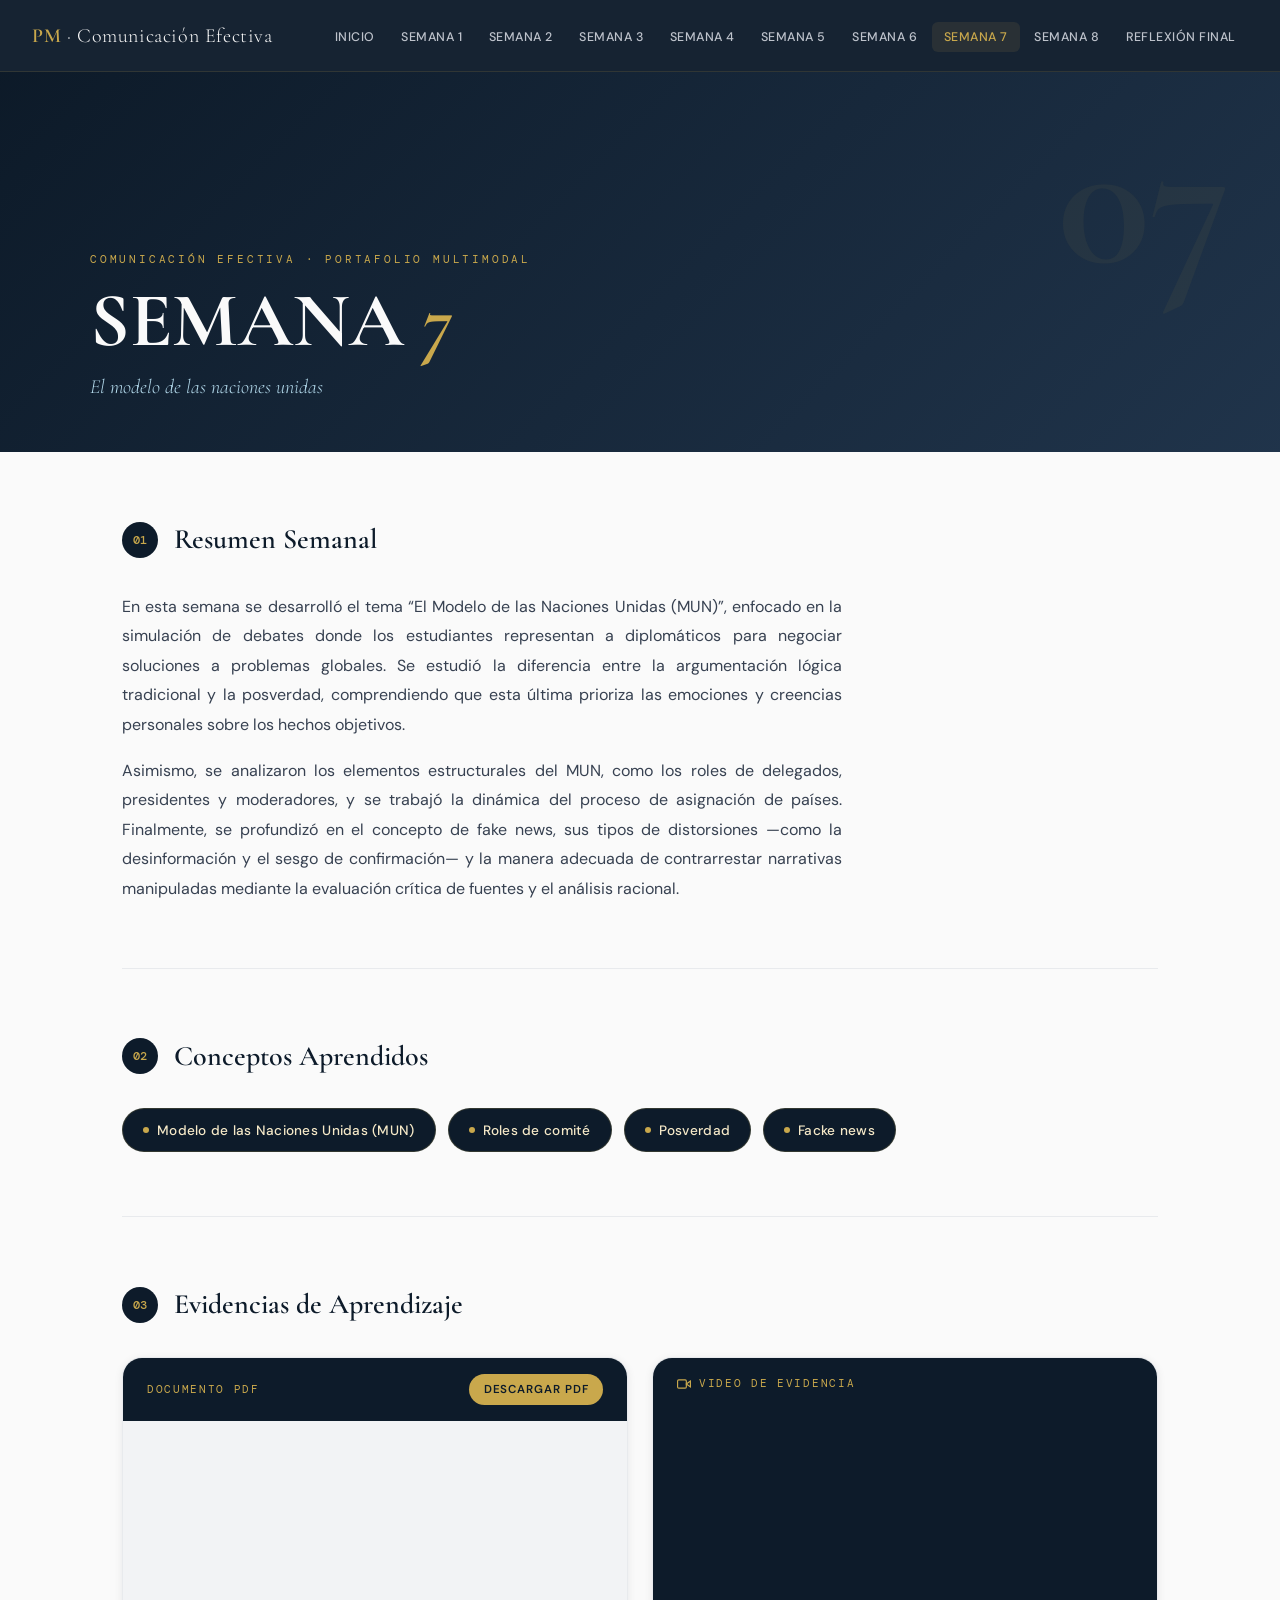
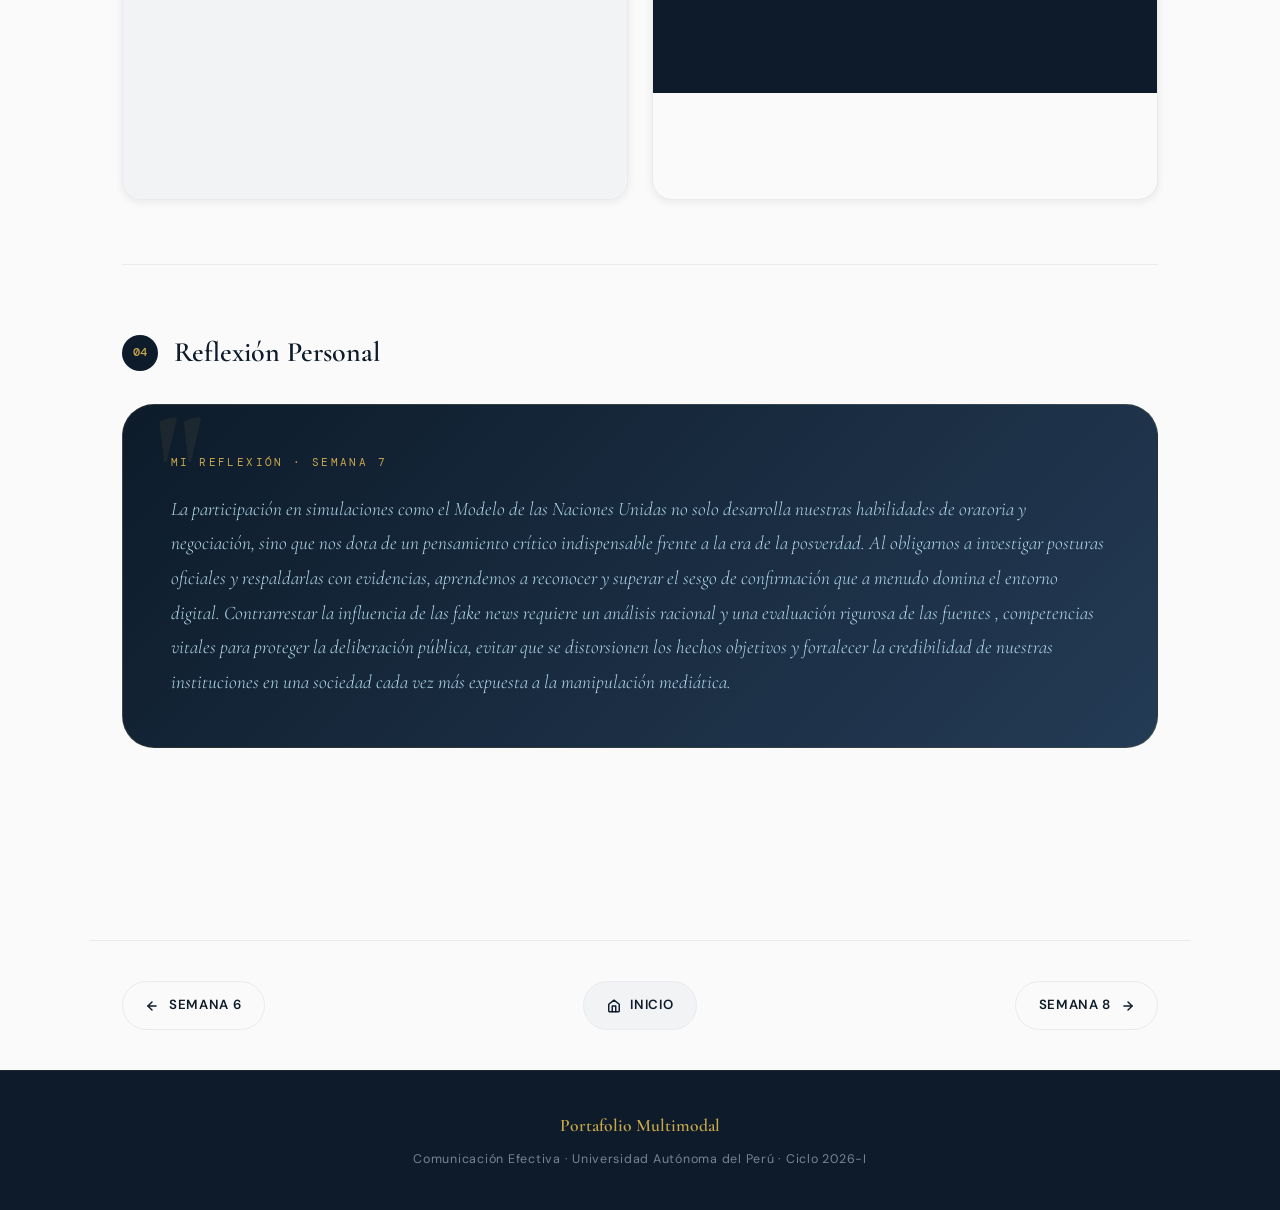
<file: semana7.html>
<!DOCTYPE html>
<html lang="es">

<head>
  <meta charset="UTF-8" />
  <meta name="viewport" content="width=device-width, initial-scale=1.0" />
  <title>Semana 7 — Presentaciones Académicas · Portafolio Multimodal</title>
  <link rel="stylesheet" href="style.css" />
</head>

<body>

  <!-- ===== NAVBAR ===== -->
  <nav class="navbar">
    <a href="index.html" class="nav-brand">PM <span>&middot; Comunicación Efectiva</span></a>
    <button class="nav-toggle" onclick="toggleMenu()" aria-label="Menú">
      <span></span><span></span><span></span>
    </button>
    <ul class="nav-links" id="navLinks">
      <li><a href="index.html">Inicio</a></li>
      <li><a href="semana1.html">Semana 1</a></li>
      <li><a href="semana2.html">Semana 2</a></li>
      <li><a href="semana3.html">Semana 3</a></li>
      <li><a href="semana4.html">Semana 4</a></li>
      <li><a href="semana5.html">Semana 5</a></li>
      <li><a href="semana6.html">Semana 6</a></li>
      <li><a href="semana7.html" class="active">Semana 7</a></li>
      <li><a href="semana8.html">Semana 8</a></li>
      <li><a href="reflexion.html">Reflexión Final</a></li>
    </ul>
  </nav>

  <main>

    <!-- ===== BANNER ===== -->
    <div class="week-banner">
      <div class="week-banner-bg" style="background-color: var(--navy-mid);"></div>
      <div class="week-banner-overlay"></div>
      <div class="week-banner-deco">07</div>
      <div class="week-banner-content">
        <p class="week-banner-tag">Comunicación Efectiva &middot; Portafolio Multimodal</p>
        <h1>SEMANA <em>7</em></h1>
        <p class="week-banner-subtitle">El modelo de las naciones unidas</p>
      </div>
    </div>

    <!-- ===== CONTENIDO ===== -->
    <div class="week-content">

      <!-- Sección 1: Resumen -->
      <div class="content-block fade-up">
        <div class="content-block-header">
          <div class="block-number">01</div>
          <h2>Resumen Semanal</h2>
        </div>
        <p class="content-text">
          En esta semana se desarrolló el tema “El Modelo de las Naciones Unidas (MUN)”, enfocado en la simulación de
          debates donde los estudiantes representan a diplomáticos para negociar soluciones a problemas globales. Se
          estudió la diferencia entre la argumentación lógica tradicional y la posverdad, comprendiendo que esta última
          prioriza las emociones y creencias personales sobre los hechos objetivos.
        </p>
        <p class="content-text" style="margin-top:1rem;">
          Asimismo, se analizaron los elementos estructurales del MUN, como los roles de delegados, presidentes y
          moderadores, y se trabajó la dinámica del proceso de asignación de países. Finalmente, se profundizó en el
          concepto de fake news, sus tipos de distorsiones —como la desinformación y el sesgo de confirmación— y la
          manera adecuada de contrarrestar narrativas manipuladas mediante la evaluación crítica de fuentes y el
          análisis racional.
        </p>
      </div>

      <!-- Sección 2: Conceptos -->
      <div class="content-block fade-up">
        <div class="content-block-header">
          <div class="block-number">02</div>
          <h2>Conceptos Aprendidos</h2>
        </div>
        <div class="concepts-grid">
          <span class="concept-badge"><span class="dot"></span>Modelo de las Naciones Unidas (MUN)</span>
          <span class="concept-badge"><span class="dot"></span>Roles de comité</span>
          <span class="concept-badge"><span class="dot"></span>Posverdad</span>
          <span class="concept-badge"><span class="dot"></span>Facke news</span>
        </div>
      </div>

      <!-- Sección 3: Evidencias -->
      <div class="content-block fade-up">
        <div class="content-block-header">
          <div class="block-number">03</div>
          <h2>Evidencias de Aprendizaje</h2>
        </div>
        <div class="evidence-grid">

          <!-- PDF -->
          <div class="evidence-card">

            <div class="evidence-header">
              <span class="evidence-type">
                Documento PDF
              </span>

              <a href="https://drive.google.com/file/d/1vNSYnC_o68W80St7bBTPOiYxdfG6SRWV" class="evidence-download"
                target="_blank">
                Descargar PDF
              </a>
            </div>

            <div class="pdf-container">
              <iframe src="https://drive.google.com/file/d/1vNSYnC_o68W80St7bBTPOiYxdfG6SRWV/preview" width="100%"
                height="600" style="border:none;border-radius:12px;" allow="autoplay">
              </iframe>
            </div>

          </div>

          <!-- VIDEO -->
          <div class="evidence-card">

            <div class="evidence-header">
              <span class="evidence-type">
                <svg width="14" height="14" viewBox="0 0 24 24" fill="none" stroke="currentColor" stroke-width="2">
                  <polygon points="23 7 16 12 23 17 23 7" />
                  <rect x="1" y="5" width="15" height="14" rx="2" ry="2" />
                </svg>
                Video de Evidencia
              </span>
            </div>

            <div class="video-container">
              <iframe src="https://drive.google.com/file/d/1K0U7Zi8QproABKGDi5iiEYKvSSL1bk8M/preview" width="100%"
                height="500" style="border:none;border-radius:12px;" allow="autoplay" allowfullscreen>
              </iframe>
            </div>

          </div>

        </div>
      </div>

      <!-- Sección 4: Reflexión -->
      <div class="content-block fade-up">
        <div class="content-block-header">
          <div class="block-number">04</div>
          <h2>Reflexión Personal</h2>
        </div>
        <div class="reflection-box">
          <p class="reflection-label">Mi reflexión &middot; Semana 7</p>
          <p class="reflection-text">
            La participación en simulaciones como el Modelo de las Naciones Unidas no solo desarrolla nuestras
            habilidades de oratoria y negociación, sino que nos dota de un pensamiento crítico indispensable frente a la
            era de la posverdad. Al obligarnos a investigar posturas oficiales y respaldarlas con evidencias, aprendemos
            a reconocer y superar el sesgo de confirmación que a menudo domina el entorno digital. Contrarrestar la
            influencia de las fake news requiere un análisis racional y una evaluación rigurosa de las fuentes ,
            competencias vitales para proteger la deliberación pública, evitar que se distorsionen los hechos objetivos
            y fortalecer la credibilidad de nuestras instituciones en una sociedad cada vez más expuesta a la
            manipulación mediática.
          </p>
        </div>
      </div>

    </div><!-- /week-content -->

    <!-- ===== NAVEGACIÓN SEMANAL ===== -->
    <div class="week-nav">
      <a href="semana6.html" class="week-nav-btn prev"><svg width="14" height="14" viewBox="0 0 24 24" fill="none"
          stroke="currentColor" stroke-width="2.5" stroke-linecap="round" stroke-linejoin="round">
          <line x1="19" y1="12" x2="5" y2="12" />
          <polyline points="12 19 5 12 12 5" />
        </svg> Semana 6</a>
      <a href="index.html" class="week-nav-btn home">
        <svg width="14" height="14" viewBox="0 0 24 24" fill="none" stroke="currentColor" stroke-width="2.5"
          stroke-linecap="round" stroke-linejoin="round">
          <path d="M3 9l9-7 9 7v11a2 2 0 0 1-2 2H5a2 2 0 0 1-2-2z" />
          <polyline points="9 22 9 12 15 12 15 22" />
        </svg>
        Inicio
      </a>
      <a href="semana8.html" class="week-nav-btn next">Semana 8 <svg width="14" height="14" viewBox="0 0 24 24"
          fill="none" stroke="currentColor" stroke-width="2.5" stroke-linecap="round" stroke-linejoin="round">
          <line x1="5" y1="12" x2="19" y2="12" />
          <polyline points="12 5 19 12 12 19" />
        </svg></a>
    </div>

  </main>

   <!-- ===== FOOTER ===== -->
  <footer class="site-footer">
    <p class="footer-brand">Portafolio Multimodal</p>
    <p class="footer-text">Comunicación Efectiva · Universidad Autónoma del Perú · Ciclo 2026-I</p>
  </footer>


  <script>
    function toggleMenu() {
      document.getElementById('navLinks').classList.toggle('open');
    }
    const observer = new IntersectionObserver((entries) => {
      entries.forEach(e => { if (e.isIntersecting) e.target.classList.add('visible'); });
    }, { threshold: 0.12 });
    document.querySelectorAll('.fade-up').forEach(el => observer.observe(el));
  </script>
</body>

</html>
</file>
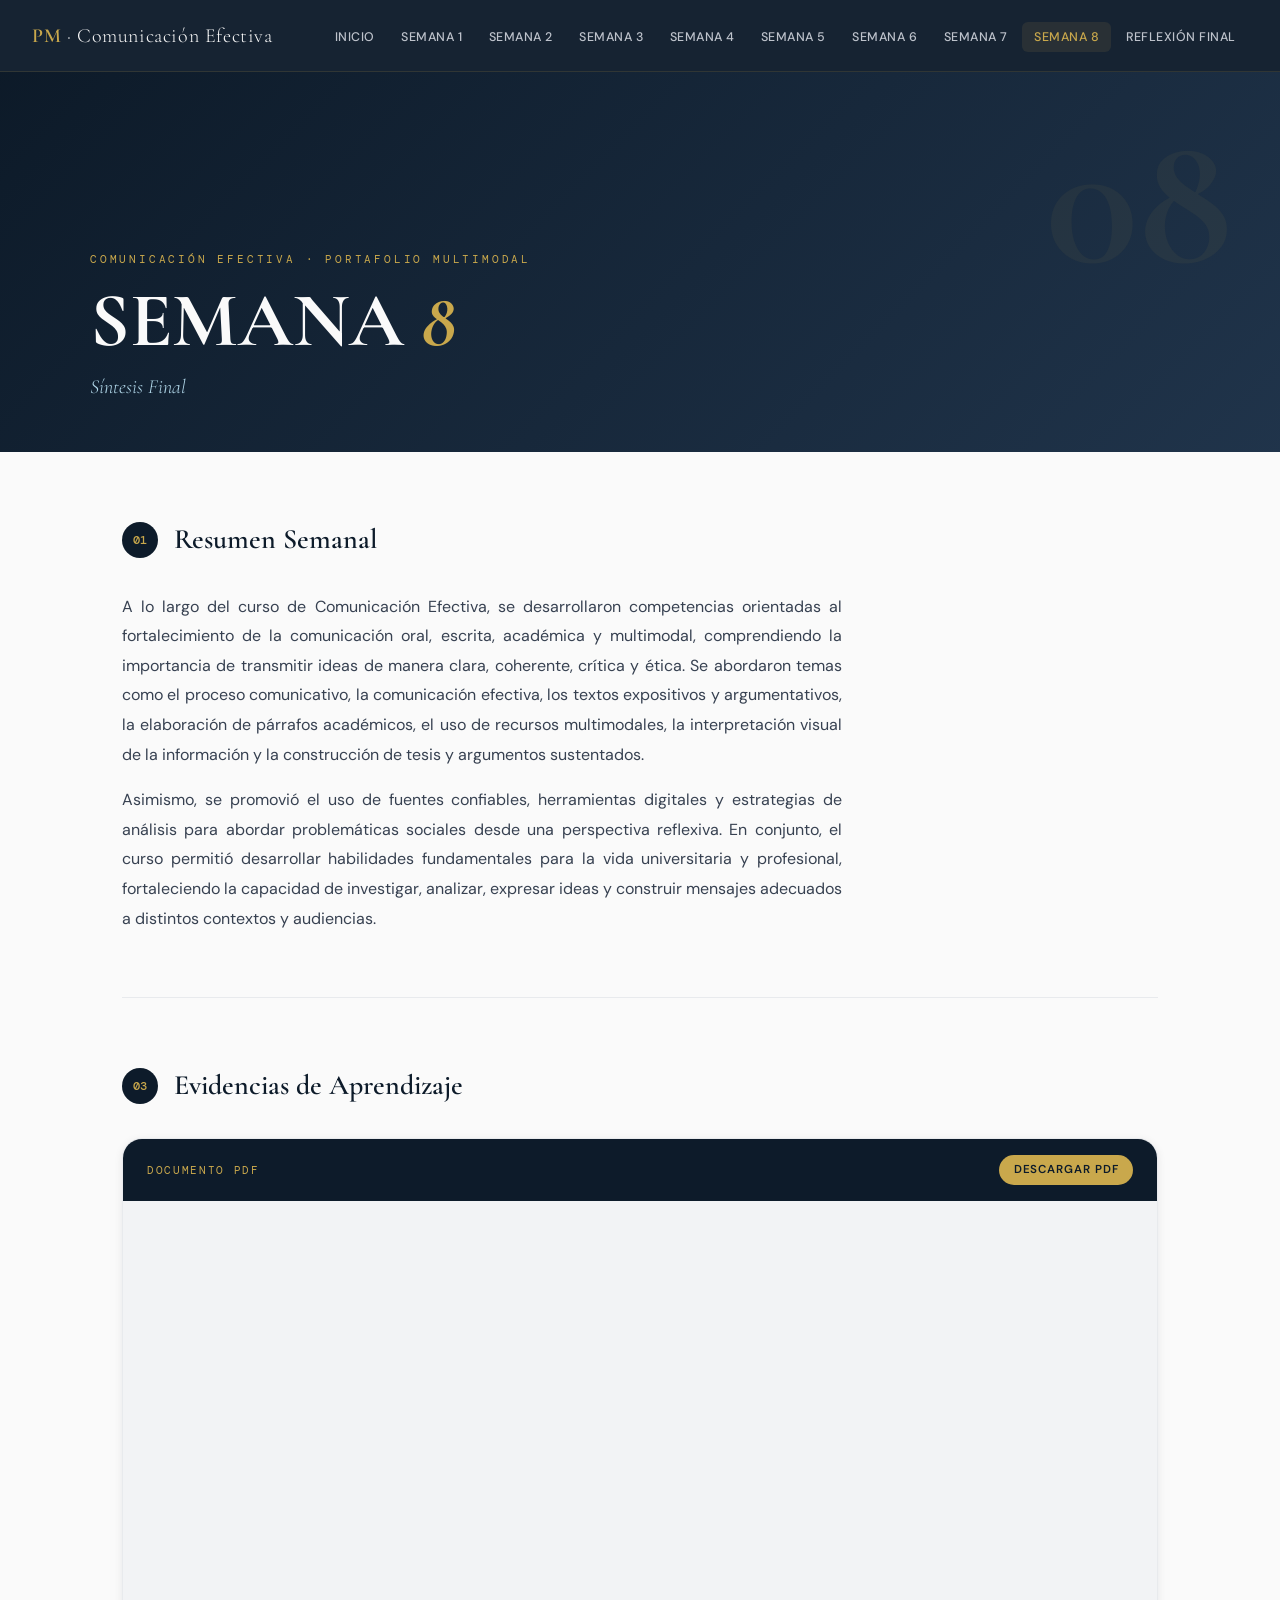
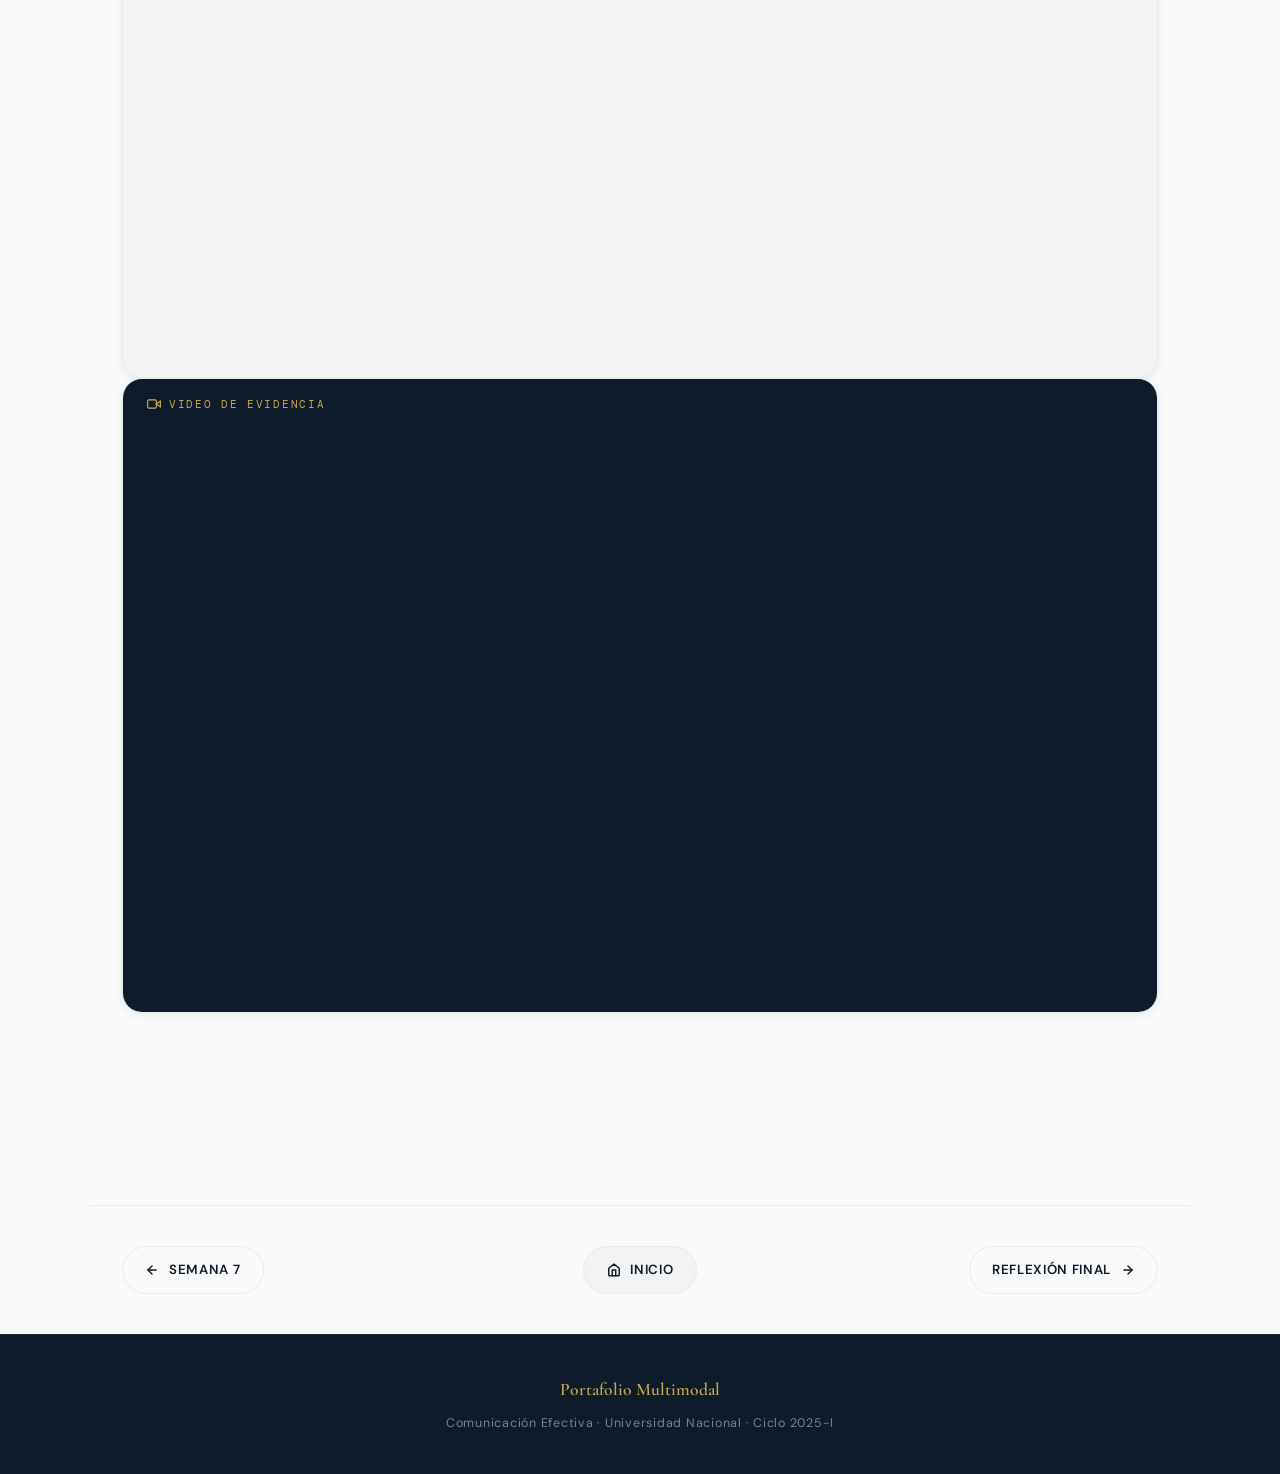
<file: semana8.html>
<!DOCTYPE html>
<html lang="es">

<head>
  <meta charset="UTF-8" />
  <meta name="viewport" content="width=device-width, initial-scale=1.0" />
  <title>Semana 8 — Integración y Síntesis Final · Portafolio Multimodal</title>
  <link rel="stylesheet" href="style.css" />
</head>

<body>

  <!-- ===== NAVBAR ===== -->
  <nav class="navbar">
    <a href="index.html" class="nav-brand">PM <span>&middot; Comunicación Efectiva</span></a>
    <button class="nav-toggle" onclick="toggleMenu()" aria-label="Menú">
      <span></span><span></span><span></span>
    </button>
    <ul class="nav-links" id="navLinks">
      <li><a href="index.html">Inicio</a></li>
      <li><a href="semana1.html">Semana 1</a></li>
      <li><a href="semana2.html">Semana 2</a></li>
      <li><a href="semana3.html">Semana 3</a></li>
      <li><a href="semana4.html">Semana 4</a></li>
      <li><a href="semana5.html">Semana 5</a></li>
      <li><a href="semana6.html">Semana 6</a></li>
      <li><a href="semana7.html">Semana 7</a></li>
      <li><a href="semana8.html" class="active">Semana 8</a></li>
      <li><a href="reflexion.html">Reflexión Final</a></li>
    </ul>
  </nav>

  <main>

    <!-- ===== BANNER ===== -->
    <div class="week-banner">
      <div class="week-banner-bg" style="background-color: var(--navy-mid);"></div>
      <div class="week-banner-overlay"></div>
      <div class="week-banner-deco">08</div>
      <div class="week-banner-content">
        <p class="week-banner-tag">Comunicación Efectiva &middot; Portafolio Multimodal</p>
        <h1>SEMANA <em>8</em></h1>
        <p class="week-banner-subtitle">Síntesis Final</p>
      </div>
    </div>

    <!-- ===== CONTENIDO ===== -->
    <div class="week-content">

      <!-- Sección 1: Resumen -->
      <div class="content-block fade-up">
        <div class="content-block-header">
          <div class="block-number">01</div>
          <h2>Resumen Semanal</h2>
        </div>
        <p class="content-text">
          A lo largo del curso de Comunicación Efectiva, se desarrollaron competencias orientadas al fortalecimiento de
          la comunicación oral, escrita, académica y multimodal, comprendiendo la importancia de transmitir ideas de
          manera clara, coherente, crítica y ética. Se abordaron temas como el proceso comunicativo, la comunicación
          efectiva, los textos expositivos y argumentativos, la elaboración de párrafos académicos, el uso de recursos
          multimodales, la interpretación visual de la información y la construcción de tesis y argumentos sustentados.

        </p>
        <p class="content-text" style="margin-top:1rem;">
                   Asimismo, se promovió el uso de fuentes confiables, herramientas digitales y estrategias de análisis para
          abordar problemáticas sociales desde una perspectiva reflexiva. En conjunto, el curso permitió desarrollar
          habilidades fundamentales para la vida universitaria y profesional, fortaleciendo la capacidad de investigar,
          analizar, expresar ideas y construir mensajes adecuados a distintos contextos y audiencias.
        </p>
      </div>


      <!-- Sección 3: Evidencias -->
      <div class="content-block fade-up">
        <div class="content-block-header">
          <div class="block-number">03</div>
          <h2>Evidencias de Aprendizaje</h2>
        </div>

              <!-- PDF -->
          <div class="evidence-card">

            <div class="evidence-header">
              <span class="evidence-type">
                Documento PDF
              </span>

              <a href="https://drive.google.com/file/d/1yFai7KzvoFVgh2inje9tvCLT40-qAdZS" class="evidence-download"
                target="_blank">
                Descargar PDF
              </a>
            </div>

            <div class="pdf-container">
              <iframe src="https://drive.google.com/file/d/1yFai7KzvoFVgh2inje9tvCLT40-qAdZS/preview" width="100%"
                height="600" style="border:none;border-radius:12px;" allow="autoplay">
              </iframe>
            </div>

          </div>

          <!-- VIDEO -->
          <div class="evidence-card">

            <div class="evidence-header">
              <span class="evidence-type">
                <svg width="14" height="14" viewBox="0 0 24 24" fill="none" stroke="currentColor" stroke-width="2">
                  <polygon points="23 7 16 12 23 17 23 7" />
                  <rect x="1" y="5" width="15" height="14" rx="2" ry="2" />
                </svg>
                Video de Evidencia
              </span>
            </div>

            <div class="video-container">
              <iframe src="https://drive.google.com/file/d/1fyN0rDyPrFJTiulhk0fL7tv6gO3r2xSy/preview" width="100%"
                height="500" style="border:none;border-radius:12px;" allow="autoplay" allowfullscreen>
              </iframe>
            </div>

          </div>

      </div>
    </div>
    </div><!-- /week-content -->

    <!-- ===== NAVEGACIÓN SEMANAL ===== -->
    <div class="week-nav">
      <a href="semana7.html" class="week-nav-btn prev"><svg width="14" height="14" viewBox="0 0 24 24" fill="none"
          stroke="currentColor" stroke-width="2.5" stroke-linecap="round" stroke-linejoin="round">
          <line x1="19" y1="12" x2="5" y2="12" />
          <polyline points="12 19 5 12 12 5" />
        </svg> Semana 7</a>
      <a href="index.html" class="week-nav-btn home">
        <svg width="14" height="14" viewBox="0 0 24 24" fill="none" stroke="currentColor" stroke-width="2.5"
          stroke-linecap="round" stroke-linejoin="round">
          <path d="M3 9l9-7 9 7v11a2 2 0 0 1-2 2H5a2 2 0 0 1-2-2z" />
          <polyline points="9 22 9 12 15 12 15 22" />
        </svg>
        Inicio
      </a>
      <a href="reflexion.html" class="week-nav-btn next">Reflexión Final <svg width="14" height="14" viewBox="0 0 24 24"
          fill="none" stroke="currentColor" stroke-width="2.5" stroke-linecap="round" stroke-linejoin="round">
          <line x1="5" y1="12" x2="19" y2="12" />
          <polyline points="12 5 19 12 12 19" />
        </svg></a>
    </div>

  </main>

  <!-- ===== FOOTER ===== -->
  <footer class="site-footer">
    <p class="footer-brand">Portafolio Multimodal</p>
    <p class="footer-text">Comunicación Efectiva &middot; Universidad Nacional &middot; Ciclo 2025-I</p>
  </footer>

  <script>
    function toggleMenu() {
      document.getElementById('navLinks').classList.toggle('open');
    }
    const observer = new IntersectionObserver((entries) => {
      entries.forEach(e => { if (e.isIntersecting) e.target.classList.add('visible'); });
    }, { threshold: 0.12 });
    document.querySelectorAll('.fade-up').forEach(el => observer.observe(el));
  </script>
</body>

</html>
</file>
<file: style.css>
/* ============================================================
   PORTAFOLIO MULTIMODAL — COMUNICACIÓN EFECTIVA
   style.css — Hoja de estilos principal
   Diseño: Elegante académico premium
   ============================================================ */

/* --- Google Fonts Import --- */
@import url('https://fonts.googleapis.com/css2?family=Cormorant+Garamond:ital,wght@0,300;0,400;0,600;0,700;1,300;1,400&family=DM+Sans:wght@300;400;500;600&family=DM+Mono:wght@400;500&display=swap');

/* --- CSS Variables --- */
:root {
  --navy:        #0d1b2a;
  --navy-mid:    #1a2f45;
  --navy-light:  #243b55;
  --gold:        #c9a84c;
  --gold-light:  #e2c06e;
  --gold-pale:   #f5e9c8;
  --sky:         #7eb8d4;
  --sky-light:   #b3d9eb;
  --white:       #fafafa;
  --off-white:   #f2f3f5;
  --gray-100:    #e8eaed;
  --gray-300:    #bec3cc;
  --gray-500:    #7a8394;
  --gray-700:    #4a5160;
  --text-dark:   #111827;
  --text-mid:    #374151;
  --text-light:  #6b7280;

  --font-display: 'Cormorant Garamond', Georgia, serif;
  --font-body:    'DM Sans', system-ui, sans-serif;
  --font-mono:    'DM Mono', monospace;

  --radius-sm:   6px;
  --radius-md:   12px;
  --radius-lg:   20px;
  --radius-xl:   32px;

  --shadow-sm:   0 2px 8px rgba(13,27,42,0.08);
  --shadow-md:   0 8px 24px rgba(13,27,42,0.12);
  --shadow-lg:   0 20px 60px rgba(13,27,42,0.18);
  --shadow-gold: 0 4px 20px rgba(201,168,76,0.25);

  --transition:  0.3s cubic-bezier(0.4,0,0.2,1);
  --nav-height:  72px;
}

/* --- Reset & Base --- */
*, *::before, *::after { box-sizing: border-box; margin: 0; padding: 0; }

html { scroll-behavior: smooth; font-size: 16px; }

body {
  font-family: var(--font-body);
  background: var(--white);
  color: var(--text-dark);
  line-height: 1.7;
  overflow-x: hidden;
  -webkit-font-smoothing: antialiased;
}

img { max-width: 100%; display: block; }
a  { text-decoration: none; color: inherit; }
ul { list-style: none; }

/* --- NAVBAR --- */
.navbar {
  position: fixed;
  top: 0; left: 0; right: 0;
  height: var(--nav-height);
  background: rgba(13,27,42,0.96);
  backdrop-filter: blur(12px);
  -webkit-backdrop-filter: blur(12px);
  border-bottom: 1px solid rgba(201,168,76,0.15);
  z-index: 1000;
  display: flex;
  align-items: center;
  justify-content: space-between;
  padding: 0 2rem;
}

.nav-brand {
  font-family: var(--font-display);
  font-size: 1.25rem;
  font-weight: 600;
  color: var(--gold);
  letter-spacing: 0.03em;
  white-space: nowrap;
}

.nav-brand span {
  color: var(--white);
  font-weight: 300;
}

.nav-links {
  display: flex;
  align-items: center;
  gap: 0.15rem;
}

.nav-links a {
  font-family: var(--font-body);
  font-size: 0.78rem;
  font-weight: 500;
  letter-spacing: 0.04em;
  text-transform: uppercase;
  color: var(--gray-300);
  padding: 0.45rem 0.75rem;
  border-radius: var(--radius-sm);
  transition: color var(--transition), background var(--transition);
  white-space: nowrap;
}

.nav-links a:hover,
.nav-links a.active {
  color: var(--gold);
  background: rgba(201,168,76,0.1);
}

/* Hamburger */
.nav-toggle {
  display: none;
  flex-direction: column;
  gap: 5px;
  cursor: pointer;
  padding: 6px;
  border: none;
  background: none;
}
.nav-toggle span {
  display: block;
  width: 24px; height: 2px;
  background: var(--gold);
  border-radius: 2px;
  transition: var(--transition);
}

/* --- MAIN CONTENT OFFSET --- */
main { padding-top: var(--nav-height); }

/* ============================================================
   HOME PAGE
   ============================================================ */

/* Hero */
.hero {
  min-height: 100vh;
  background: var(--navy);
  display: flex;
  align-items: center;
  justify-content: center;
  text-align: center;
  position: relative;
  overflow: hidden;
  padding: 4rem 2rem;
}

.hero::before {
  content: '';
  position: absolute;
  inset: 0;
  background:
    radial-gradient(ellipse 80% 60% at 50% 0%, rgba(126,184,212,0.12) 0%, transparent 70%),
    radial-gradient(ellipse 50% 40% at 80% 100%, rgba(201,168,76,0.1) 0%, transparent 60%);
}

.hero-grid-bg {
  position: absolute;
  inset: 0;
  background-image:
    linear-gradient(rgba(201,168,76,0.04) 1px, transparent 1px),
    linear-gradient(90deg, rgba(201,168,76,0.04) 1px, transparent 1px);
  background-size: 60px 60px;
  animation: gridPan 20s linear infinite;
}

@keyframes gridPan {
  0%   { transform: translate(0,0); }
  100% { transform: translate(60px, 60px); }
}

.hero-content {
  position: relative;
  z-index: 2;
  max-width: 820px;
}

.hero-eyebrow {
  font-family: var(--font-mono);
  font-size: 0.75rem;
  letter-spacing: 0.25em;
  text-transform: uppercase;
  color: var(--gold);
  margin-bottom: 1.5rem;
  opacity: 0;
  animation: fadeUp 0.8s 0.2s forwards;
}

.hero h1 {
  font-family: var(--font-display);
  font-size: clamp(3rem, 8vw, 6.5rem);
  font-weight: 700;
  line-height: 1.05;
  color: var(--white);
  letter-spacing: -0.01em;
  margin-bottom: 0.5rem;
  opacity: 0;
  animation: fadeUp 0.8s 0.4s forwards;
}

.hero h1 em {
  font-style: italic;
  color: var(--gold);
}

.hero-subtitle {
  font-family: var(--font-display);
  font-size: clamp(1.1rem, 2.5vw, 1.5rem);
  font-weight: 300;
  font-style: italic;
  color: var(--sky-light);
  margin: 1.25rem 0 2.5rem;
  max-width: 600px;
  margin-left: auto;
  margin-right: auto;
  opacity: 0;
  animation: fadeUp 0.8s 0.6s forwards;
}

.hero-cta {
  display: inline-flex;
  align-items: center;
  gap: 0.6rem;
  background: var(--gold);
  color: var(--navy);
  font-family: var(--font-body);
  font-size: 0.9rem;
  font-weight: 600;
  letter-spacing: 0.05em;
  text-transform: uppercase;
  padding: 0.9rem 2.2rem;
  border-radius: 50px;
  transition: var(--transition);
  box-shadow: var(--shadow-gold);
  opacity: 0;
  animation: fadeUp 0.8s 0.8s forwards;
}

.hero-cta:hover {
  background: var(--gold-light);
  transform: translateY(-2px);
  box-shadow: 0 8px 30px rgba(201,168,76,0.4);
}

.hero-cta svg { transition: transform var(--transition); }
.hero-cta:hover svg { transform: translateX(4px); }

.hero-scroll {
  position: absolute;
  bottom: 2rem;
  left: 50%;
  transform: translateX(-50%);
  display: flex;
  flex-direction: column;
  align-items: center;
  gap: 0.4rem;
  color: var(--gray-500);
  font-size: 0.7rem;
  letter-spacing: 0.15em;
  text-transform: uppercase;
  animation: bounce 2s infinite;
}

.hero-scroll-line {
  width: 1px;
  height: 40px;
  background: linear-gradient(to bottom, var(--gold), transparent);
}

@keyframes bounce {
  0%, 100% { transform: translateX(-50%) translateY(0); }
  50%       { transform: translateX(-50%) translateY(6px); }
}

/* Profile Card */
.section-profile {
  padding: 6rem 2rem;
  background: var(--off-white);
}

.profile-card {
  max-width: 900px;
  margin: 0 auto;
  display: grid;
  grid-template-columns: auto 1fr;
  gap: 3rem;
  align-items: center;
  background: var(--white);
  border-radius: var(--radius-xl);
  padding: 3rem;
  box-shadow: var(--shadow-md);
  border: 1px solid var(--gray-100);
}

.profile-avatar {
  width: 140px;
  height: 140px;
  border-radius: 50%;
  background: linear-gradient(135deg, var(--navy-light), var(--navy));
  display: flex;
  align-items: center;
  justify-content: center;
  border: 3px solid var(--gold);
  box-shadow: var(--shadow-gold);
  flex-shrink: 0;
}

.profile-avatar svg { color: var(--gold-light); }

.profile-info h2 {
  font-family: var(--font-display);
  font-size: 2rem;
  font-weight: 600;
  color: var(--navy);
  margin-bottom: 0.25rem;
}

.profile-role {
  font-size: 0.85rem;
  letter-spacing: 0.12em;
  text-transform: uppercase;
  color: var(--gold);
  font-weight: 500;
  margin-bottom: 1.25rem;
}

.profile-meta {
  display: flex;
  flex-wrap: wrap;
  gap: 0.75rem;
}

.profile-tag {
  display: flex;
  align-items: center;
  gap: 0.4rem;
  font-size: 0.83rem;
  color: var(--text-mid);
  background: var(--off-white);
  padding: 0.4rem 0.9rem;
  border-radius: 50px;
  border: 1px solid var(--gray-100);
}

.profile-tag svg { color: var(--sky); flex-shrink: 0; }

/* Section Header */
.section-header {
  text-align: center;
  margin-bottom: 3.5rem;
}

.section-label {
  font-family: var(--font-mono);
  font-size: 0.72rem;
  letter-spacing: 0.22em;
  text-transform: uppercase;
  color: var(--gold);
  margin-bottom: 0.75rem;
  display: block;
}

.section-header h2 {
  font-family: var(--font-display);
  font-size: clamp(2rem, 4vw, 3rem);
  font-weight: 600;
  color: var(--navy);
  line-height: 1.15;
}

.section-header p {
  color: var(--text-light);
  max-width: 520px;
  margin: 0.75rem auto 0;
  font-size: 1rem;
}

/* Timeline / Week Grid */
.section-timeline {
  padding: 6rem 2rem;
  background: var(--white);
}

.weeks-grid {
  max-width: 1100px;
  margin: 0 auto;
  display: grid;
  grid-template-columns: repeat(4, 1fr);
  gap: 1.25rem;
}

.week-card {
  background: var(--white);
  border: 1px solid var(--gray-100);
  border-radius: var(--radius-lg);
  padding: 1.75rem 1.5rem;
  position: relative;
  overflow: hidden;
  transition: transform var(--transition), box-shadow var(--transition), border-color var(--transition);
  cursor: pointer;
}

.week-card::before {
  content: '';
  position: absolute;
  top: 0; left: 0; right: 0;
  height: 3px;
  background: linear-gradient(90deg, var(--gold), var(--sky));
  transform: scaleX(0);
  transform-origin: left;
  transition: transform var(--transition);
}

.week-card:hover {
  transform: translateY(-6px);
  box-shadow: var(--shadow-lg);
  border-color: var(--gold-pale);
}

.week-card:hover::before { transform: scaleX(1); }

.week-number {
  font-family: var(--font-display);
  font-size: 3rem;
  font-weight: 700;
  color: var(--gray-100);
  line-height: 1;
  margin-bottom: 0.75rem;
  transition: color var(--transition);
}

.week-card:hover .week-number { color: var(--gold-pale); }

.week-label {
  font-family: var(--font-mono);
  font-size: 0.65rem;
  letter-spacing: 0.18em;
  text-transform: uppercase;
  color: var(--sky);
  margin-bottom: 0.4rem;
}

.week-title {
  font-family: var(--font-display);
  font-size: 1.15rem;
  font-weight: 600;
  color: var(--navy);
  margin-bottom: 1.25rem;
  line-height: 1.3;
}

.week-btn {
  display: inline-flex;
  align-items: center;
  gap: 0.4rem;
  font-size: 0.78rem;
  font-weight: 600;
  letter-spacing: 0.06em;
  text-transform: uppercase;
  color: var(--navy);
  background: var(--off-white);
  padding: 0.45rem 1rem;
  border-radius: 50px;
  transition: var(--transition);
  border: 1px solid var(--gray-100);
}

.week-btn:hover,
.week-card:hover .week-btn {
  background: var(--navy);
  color: var(--gold);
  border-color: var(--navy);
}

/* ============================================================
   WEEKLY PAGES
   ============================================================ */

/* Week Banner */
.week-banner {
  min-height: 380px;
  background: var(--navy);
  display: flex;
  align-items: flex-end;
  position: relative;
  overflow: hidden;
  padding: 3rem 2rem;
}

.week-banner-bg {
  position: absolute;
  inset: 0;
  background-size: cover;
  background-position: center;
  filter: brightness(0.25) saturate(0.6);
}

.week-banner-overlay {
  position: absolute;
  inset: 0;
  background: linear-gradient(
    135deg,
    rgba(13,27,42,0.95) 0%,
    rgba(36,59,85,0.85) 100%
  );
}

.week-banner-deco {
  position: absolute;
  top: 2rem; right: 3rem;
  font-family: var(--font-display);
  font-size: 12rem;
  font-weight: 700;
  color: rgba(201,168,76,0.06);
  line-height: 1;
  user-select: none;
}

.week-banner-content {
  position: relative;
  z-index: 2;
  max-width: 1100px;
  width: 100%;
  margin: 0 auto;
}

.week-banner-tag {
  font-family: var(--font-mono);
  font-size: 0.7rem;
  letter-spacing: 0.25em;
  text-transform: uppercase;
  color: var(--gold);
  margin-bottom: 0.75rem;
}

.week-banner h1 {
  font-family: var(--font-display);
  font-size: clamp(2.5rem, 6vw, 5rem);
  font-weight: 700;
  color: var(--white);
  line-height: 1.05;
  margin-bottom: 0.5rem;
}

.week-banner h1 em { font-style: italic; color: var(--gold); }

.week-banner-subtitle {
  font-family: var(--font-display);
  font-style: italic;
  font-size: 1.25rem;
  font-weight: 300;
  color: var(--sky-light);
}

/* Week Content Wrapper */
.week-content {
  max-width: 1100px;
  margin: 0 auto;
  padding: 4rem 2rem;
}

/* Content Sections */
.content-block {
  margin-bottom: 4rem;
  padding-bottom: 4rem;
  border-bottom: 1px solid var(--gray-100);
}

.content-block:last-child {
  border-bottom: none;
}

.content-block-header {
  display: flex;
  align-items: center;
  gap: 1rem;
  margin-bottom: 1.75rem;
}

.block-number {
  width: 36px;
  height: 36px;
  border-radius: 50%;
  background: var(--navy);
  color: var(--gold);
  font-family: var(--font-mono);
  font-size: 0.75rem;
  font-weight: 500;
  display: flex;
  align-items: center;
  justify-content: center;
  flex-shrink: 0;
}

.content-block-header h2 {
  font-family: var(--font-display);
  font-size: 1.75rem;
  font-weight: 600;
  color: var(--navy);
}

.content-text {
  color: var(--text-mid);
  line-height: 1.85;
  font-size: 1rem;
  max-width: 720px;
  text-align: justify;
}

/* Concept Badges */
.concepts-grid {
  display: flex;
  flex-wrap: wrap;
  gap: 0.75rem;
  margin-top: 1rem;
}

.concept-badge {
  display: flex;
  align-items: center;
  gap: 0.5rem;
  padding: 0.6rem 1.25rem;
  background: var(--navy);
  color: var(--gold-pale);
  border-radius: 50px;
  font-size: 0.85rem;
  font-weight: 500;
  letter-spacing: 0.02em;
  border: 1px solid rgba(201,168,76,0.2);
  transition: var(--transition);
}

.concept-badge:hover {
  background: var(--navy-light);
  border-color: var(--gold);
  color: var(--gold);
  transform: translateY(-2px);
  box-shadow: var(--shadow-gold);
}

.concept-badge .dot {
  width: 6px; height: 6px;
  border-radius: 50%;
  background: var(--gold);
}

/* Evidence Cards */
.evidence-grid {
  display: grid;
  grid-template-columns: 1fr 1fr;
  gap: 1.5rem;
}

.evidence-card {
  background: var(--white);
  border: 1px solid var(--gray-100);
  border-radius: var(--radius-lg);
  overflow: hidden;
  box-shadow: var(--shadow-sm);
  transition: box-shadow var(--transition);
}

.evidence-card:hover { box-shadow: var(--shadow-md); }

.evidence-header {
  background: var(--navy);
  padding: 1rem 1.5rem;
  display: flex;
  align-items: center;
  justify-content: space-between;
}

.evidence-type {
  display: flex;
  align-items: center;
  gap: 0.5rem;
  font-family: var(--font-mono);
  font-size: 0.7rem;
  letter-spacing: 0.15em;
  text-transform: uppercase;
  color: var(--gold);
}

.evidence-download {
  display: inline-flex;
  align-items: center;
  gap: 0.4rem;
  font-size: 0.72rem;
  font-weight: 600;
  letter-spacing: 0.08em;
  text-transform: uppercase;
  color: var(--navy);
  background: var(--gold);
  padding: 0.35rem 0.9rem;
  border-radius: 50px;
  transition: var(--transition);
}

.evidence-download:hover {
  background: var(--gold-light);
  transform: translateY(-1px);
}

/* PDF Embed */
.pdf-container {
  aspect-ratio: 4/3;
  background: var(--off-white);
  display: flex;
  align-items: center;
  justify-content: center;
  position: relative;
  overflow: hidden;
}

.pdf-container iframe {
  width: 100%;
  height: 100%;
  border: none;
}

.pdf-placeholder {
  display: flex;
  flex-direction: column;
  align-items: center;
  justify-content: center;
  gap: 0.75rem;
  color: var(--gray-500);
  text-align: center;
  padding: 2rem;
}

.pdf-placeholder svg { color: var(--gray-300); }

.pdf-placeholder span {
  font-size: 0.8rem;
  letter-spacing: 0.05em;
  color: var(--gray-300);
}

/* Video Embed */
.video-container {
  aspect-ratio: 16/9;
  background: var(--navy);
  position: relative;
  overflow: hidden;
}

.video-container iframe {
  width: 100%;
  height: 100%;
  border: none;
}

.video-placeholder {
  position: absolute;
  inset: 0;
  display: flex;
  flex-direction: column;
  align-items: center;
  justify-content: center;
  gap: 1rem;
  background: radial-gradient(ellipse at center, rgba(36,59,85,0.8), var(--navy));
}

.video-play-btn {
  width: 64px; height: 64px;
  border-radius: 50%;
  background: rgba(201,168,76,0.15);
  border: 2px solid var(--gold);
  display: flex;
  align-items: center;
  justify-content: center;
  color: var(--gold);
  transition: var(--transition);
}

.video-play-btn:hover {
  background: var(--gold);
  color: var(--navy);
  transform: scale(1.1);
}

.video-placeholder p {
  font-size: 0.8rem;
  color: var(--gray-300);
  letter-spacing: 0.06em;
}

/* Reflection Box */
.reflection-box {
  background: linear-gradient(135deg, var(--navy) 0%, var(--navy-light) 100%);
  border-radius: var(--radius-xl);
  padding: 3rem;
  position: relative;
  overflow: hidden;
  border: 1px solid rgba(201,168,76,0.15);
}

.reflection-box::before {
  content: '"';
  position: absolute;
  top: -1rem;
  left: 2rem;
  font-family: var(--font-display);
  font-size: 10rem;
  font-weight: 700;
  color: rgba(201,168,76,0.08);
  line-height: 1;
  pointer-events: none;
}

.reflection-label {
  font-family: var(--font-mono);
  font-size: 0.68rem;
  letter-spacing: 0.22em;
  text-transform: uppercase;
  color: var(--gold);
  margin-bottom: 1.25rem;
  position: relative;
}

.reflection-text {
  font-family: var(--font-display);
  font-size: 1.2rem;
  font-style: italic;
  font-weight: 300;
  color: var(--sky-light);
  line-height: 1.8;
  position: relative;
}

/* Week Navigation */
.week-nav {
  border-top: 1px solid var(--gray-100);
  padding: 2.5rem 2rem;
  max-width: 1100px;
  margin: 0 auto;
  display: grid;
  grid-template-columns: 1fr auto 1fr;
  gap: 1rem;
  align-items: center;
}

.week-nav-btn {
  display: inline-flex;
  align-items: center;
  gap: 0.6rem;
  font-size: 0.83rem;
  font-weight: 600;
  letter-spacing: 0.05em;
  text-transform: uppercase;
  color: var(--navy);
  background: var(--white);
  padding: 0.75rem 1.4rem;
  border-radius: 50px;
  border: 1px solid var(--gray-100);
  transition: var(--transition);
  white-space: nowrap;
}

.week-nav-btn:hover {
  background: var(--navy);
  color: var(--gold);
  border-color: var(--navy);
  box-shadow: var(--shadow-md);
}

.week-nav-btn.prev { justify-self: start; }
.week-nav-btn.home { justify-self: center; background: var(--off-white); }
.week-nav-btn.next { justify-self: end; }

/* ============================================================
   REFLEXIÓN FINAL
   ============================================================ */

.reflexion-hero {
  min-height: 60vh;
  background: var(--navy);
  display: flex;
  align-items: center;
  justify-content: center;
  text-align: center;
  position: relative;
  overflow: hidden;
  padding: 5rem 2rem 4rem;
}

.reflexion-hero::before {
  content: '';
  position: absolute;
  inset: 0;
  background:
    radial-gradient(ellipse 70% 50% at 30% 0%, rgba(201,168,76,0.12) 0%, transparent 60%),
    radial-gradient(ellipse 50% 60% at 70% 100%, rgba(126,184,212,0.1) 0%, transparent 60%);
}

.reflexion-hero-content {
  position: relative;
  z-index: 2;
  max-width: 680px;
}

.reflexion-hero h1 {
  font-family: var(--font-display);
  font-size: clamp(2.5rem, 6vw, 5rem);
  font-weight: 700;
  color: var(--white);
  line-height: 1.08;
  margin-bottom: 1rem;
}

.reflexion-hero h1 em { font-style: italic; color: var(--gold); }

.reflexion-hero p {
  font-family: var(--font-display);
  font-style: italic;
  font-size: 1.25rem;
  font-weight: 300;
  color: var(--sky-light);
  line-height: 1.6;
}

/* Stats Row */
.stats-section {
  background: var(--gold);
  padding: 3.5rem 2rem;
}

.stats-grid {
  max-width: 900px;
  margin: 0 auto;
  display: grid;
  grid-template-columns: repeat(4, 1fr);
  gap: 1.5rem;
  text-align: center;
}

.stat-number {
  font-family: var(--font-display);
  font-size: 3.5rem;
  font-weight: 700;
  color: var(--navy);
  line-height: 1;
  margin-bottom: 0.25rem;
}

.stat-label {
  font-size: 0.78rem;
  font-weight: 600;
  letter-spacing: 0.1em;
  text-transform: uppercase;
  color: var(--navy-mid);
}

/* Reflexion Content */
.reflexion-content {
  max-width: 900px;
  margin: 0 auto;
  padding: 5rem 2rem;
}

.reflexion-section {
  margin-bottom: 5rem;
}

.reflexion-section h2 {
  font-family: var(--font-display);
  font-size: 2.25rem;
  font-weight: 600;
  color: var(--navy);
  margin-bottom: 1.5rem;
  padding-bottom: 1rem;
  border-bottom: 2px solid var(--gold-pale);
}

.reflexion-section p {
  color: var(--text-mid);
  line-height: 1.9;
  font-size: 1.02rem;
  margin-bottom: 1rem;
}

/* Competencias */
.competencias-grid {
  display: grid;
  grid-template-columns: repeat(2, 1fr);
  gap: 1.25rem;
  margin-top: 1.5rem;
}

.competencia-card {
  background: var(--white);
  border: 1px solid var(--gray-100);
  border-radius: var(--radius-lg);
  padding: 1.75rem;
  transition: var(--transition);
  border-left: 4px solid var(--gold);
}

.competencia-card:hover {
  box-shadow: var(--shadow-md);
  transform: translateY(-3px);
}

.competencia-card h3 {
  font-family: var(--font-display);
  font-size: 1.2rem;
  font-weight: 600;
  color: var(--navy);
  margin-bottom: 0.6rem;
}

.competencia-card p {
  font-size: 0.9rem;
  color: var(--text-light);
  line-height: 1.65;
  margin: 0;
}

/* Autoevaluación */
.autoevaluacion {
  background: var(--off-white);
  border-radius: var(--radius-xl);
  padding: 2.5rem;
  margin-top: 1.5rem;
}

.eval-item {
  display: flex;
  align-items: center;
  gap: 1rem;
  padding: 0.9rem 0;
  border-bottom: 1px solid var(--gray-100);
}

.eval-item:last-child { border-bottom: none; }

.eval-label {
  flex: 1;
  font-size: 0.9rem;
  color: var(--text-mid);
  font-weight: 500;
}

.eval-bar-wrap {
  width: 200px;
  height: 6px;
  background: var(--gray-100);
  border-radius: 3px;
  overflow: hidden;
  flex-shrink: 0;
}

.eval-bar {
  height: 100%;
  background: linear-gradient(90deg, var(--navy), var(--sky));
  border-radius: 3px;
  transition: width 1.2s cubic-bezier(0.4,0,0.2,1);
}

.eval-score {
  font-family: var(--font-mono);
  font-size: 0.8rem;
  font-weight: 500;
  color: var(--navy);
  width: 32px;
  text-align: right;
}

/* Cierre emocional */
.cierre-card {
  background: linear-gradient(135deg, var(--navy) 0%, var(--navy-light) 100%);
  border-radius: var(--radius-xl);
  padding: 4rem;
  text-align: center;
  margin-top: 3rem;
  position: relative;
  overflow: hidden;
  border: 1px solid rgba(201,168,76,0.2);
}

.cierre-card::after {
  content: '★';
  position: absolute;
  font-size: 18rem;
  color: rgba(201,168,76,0.03);
  bottom: -4rem;
  right: -2rem;
  pointer-events: none;
}

.cierre-card h2 {
  font-family: var(--font-display);
  font-size: 2.5rem;
  font-weight: 700;
  color: var(--white);
  margin-bottom: 1rem;
  position: relative;
}

.cierre-card p {
  font-family: var(--font-display);
  font-style: italic;
  font-size: 1.2rem;
  font-weight: 300;
  color: var(--sky-light);
  max-width: 500px;
  margin: 0 auto;
  line-height: 1.75;
  position: relative;
}

/* ============================================================
   FOOTER
   ============================================================ */
.site-footer {
  background: var(--navy);
  border-top: 1px solid rgba(201,168,76,0.1);
  padding: 2.5rem 2rem;
  text-align: center;
}

.footer-brand {
  font-family: var(--font-display);
  font-size: 1.1rem;
  font-weight: 600;
  color: var(--gold);
  margin-bottom: 0.5rem;
}

.footer-text {
  font-size: 0.78rem;
  color: var(--gray-500);
  letter-spacing: 0.06em;
}

/* ============================================================
   ANIMATIONS
   ============================================================ */

@keyframes fadeUp {
  from { opacity: 0; transform: translateY(24px); }
  to   { opacity: 1; transform: translateY(0); }
}

.fade-up {
  opacity: 0;
  transform: translateY(24px);
  transition: opacity 0.7s ease, transform 0.7s ease;
}

.fade-up.visible {
  opacity: 1;
  transform: translateY(0);
}

/* ============================================================
   RESPONSIVE
   ============================================================ */

@media (max-width: 1024px) {
  .weeks-grid { grid-template-columns: repeat(2, 1fr); }
  .evidence-grid { grid-template-columns: 1fr; }
  .stats-grid { grid-template-columns: repeat(2, 1fr); }
  .competencias-grid { grid-template-columns: 1fr; }
}

@media (max-width: 768px) {
  :root { --nav-height: 64px; }

  .nav-links {
    display: none;
    position: fixed;
    top: var(--nav-height);
    left: 0; right: 0;
    background: rgba(13,27,42,0.98);
    flex-direction: column;
    padding: 1.5rem;
    gap: 0.25rem;
    border-bottom: 1px solid rgba(201,168,76,0.15);
  }

  .nav-links.open { display: flex; }
  .nav-links a { font-size: 0.9rem; padding: 0.7rem 1rem; }
  .nav-toggle { display: flex; }

  .profile-card {
    grid-template-columns: 1fr;
    text-align: center;
    padding: 2rem;
  }

  .profile-avatar { margin: 0 auto; }
  .profile-meta { justify-content: center; }

  .weeks-grid { grid-template-columns: repeat(2, 1fr); }
  .week-banner { min-height: 280px; }
  .week-banner-deco { display: none; }

  .week-nav {
    grid-template-columns: 1fr 1fr;
    grid-template-rows: auto auto;
  }

  .week-nav-btn.home {
    grid-column: 1 / -1;
    justify-self: center;
    order: -1;
  }

  .stats-grid { grid-template-columns: repeat(2, 1fr); }

  .eval-bar-wrap { width: 120px; }

  .cierre-card { padding: 2.5rem 1.5rem; }
}

@media (max-width: 480px) {
  .weeks-grid { grid-template-columns: 1fr; }
  .hero h1 { font-size: 2.8rem; }
  .week-banner h1 { font-size: 2.4rem; }
  .reflection-box { padding: 2rem 1.5rem; }
  .stats-grid { grid-template-columns: 1fr 1fr; }
  .nav-links a { font-size: 0.85rem; }
}
</file>
